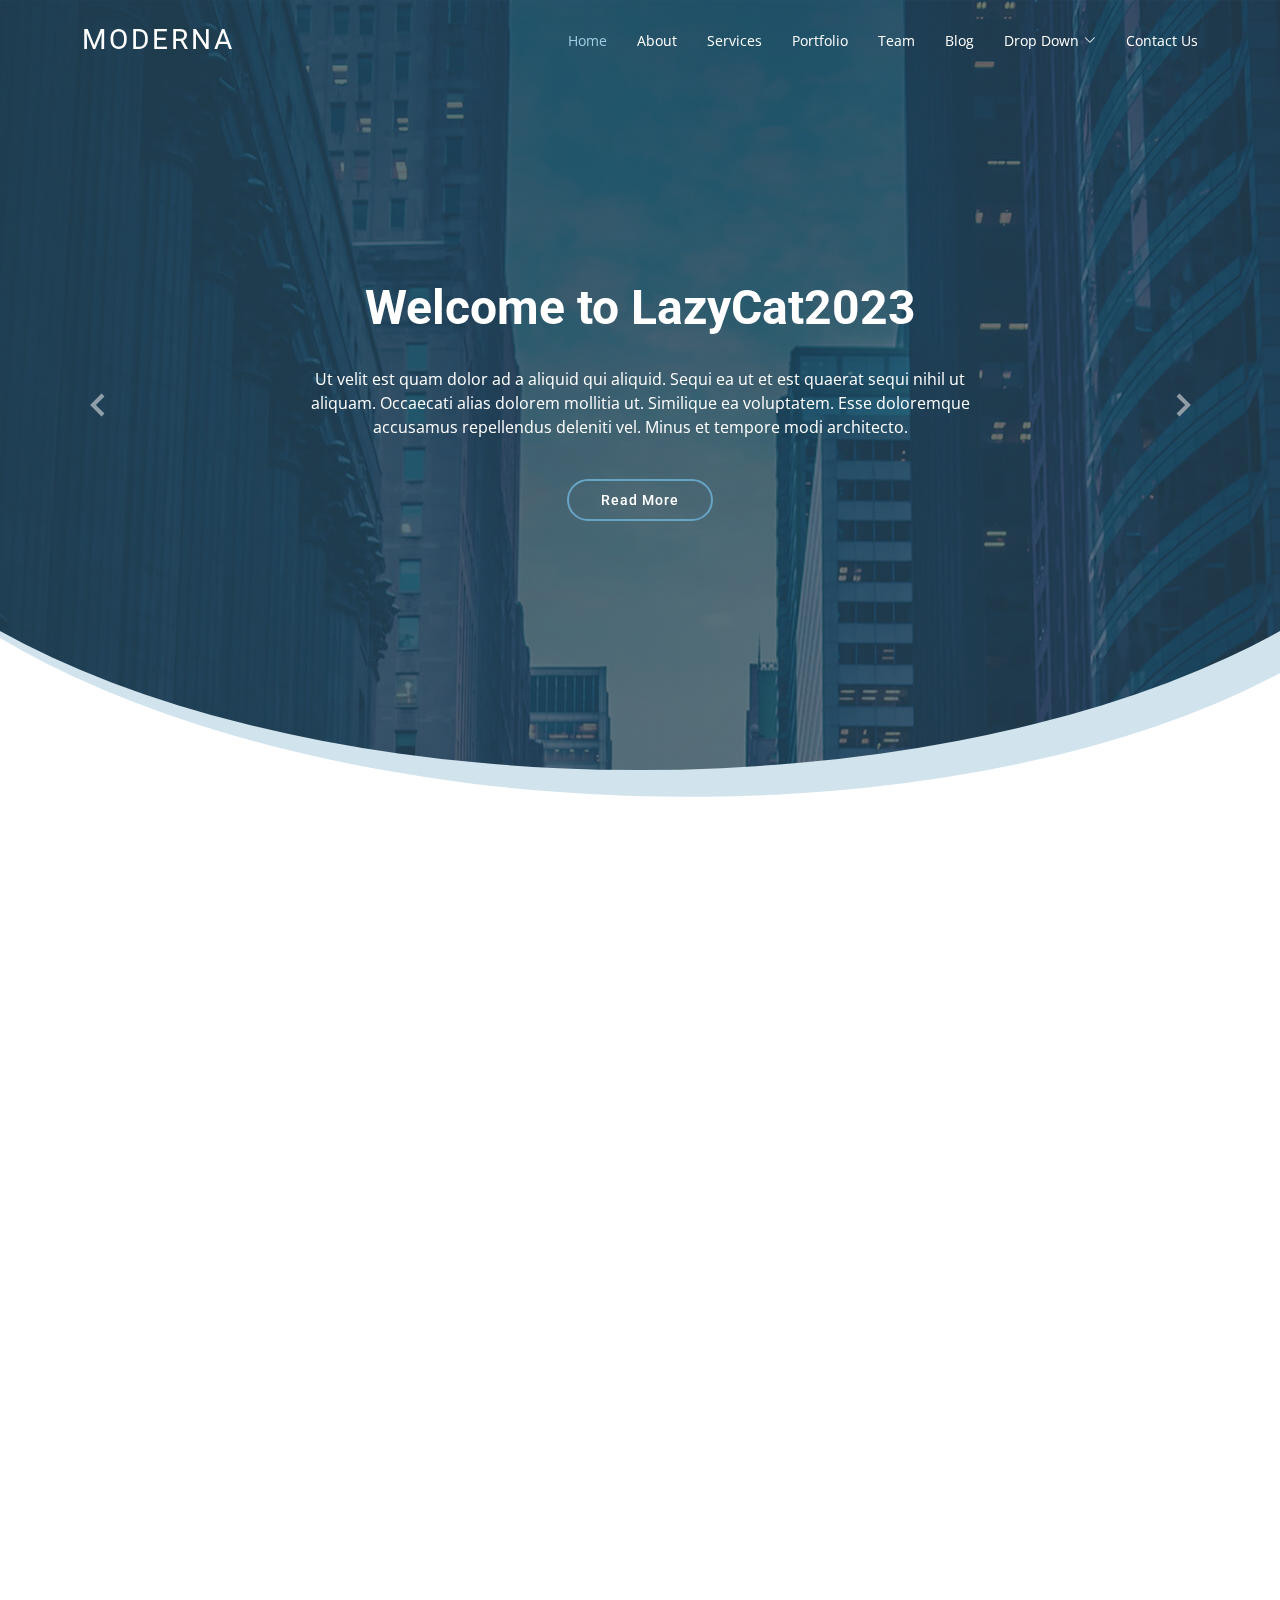
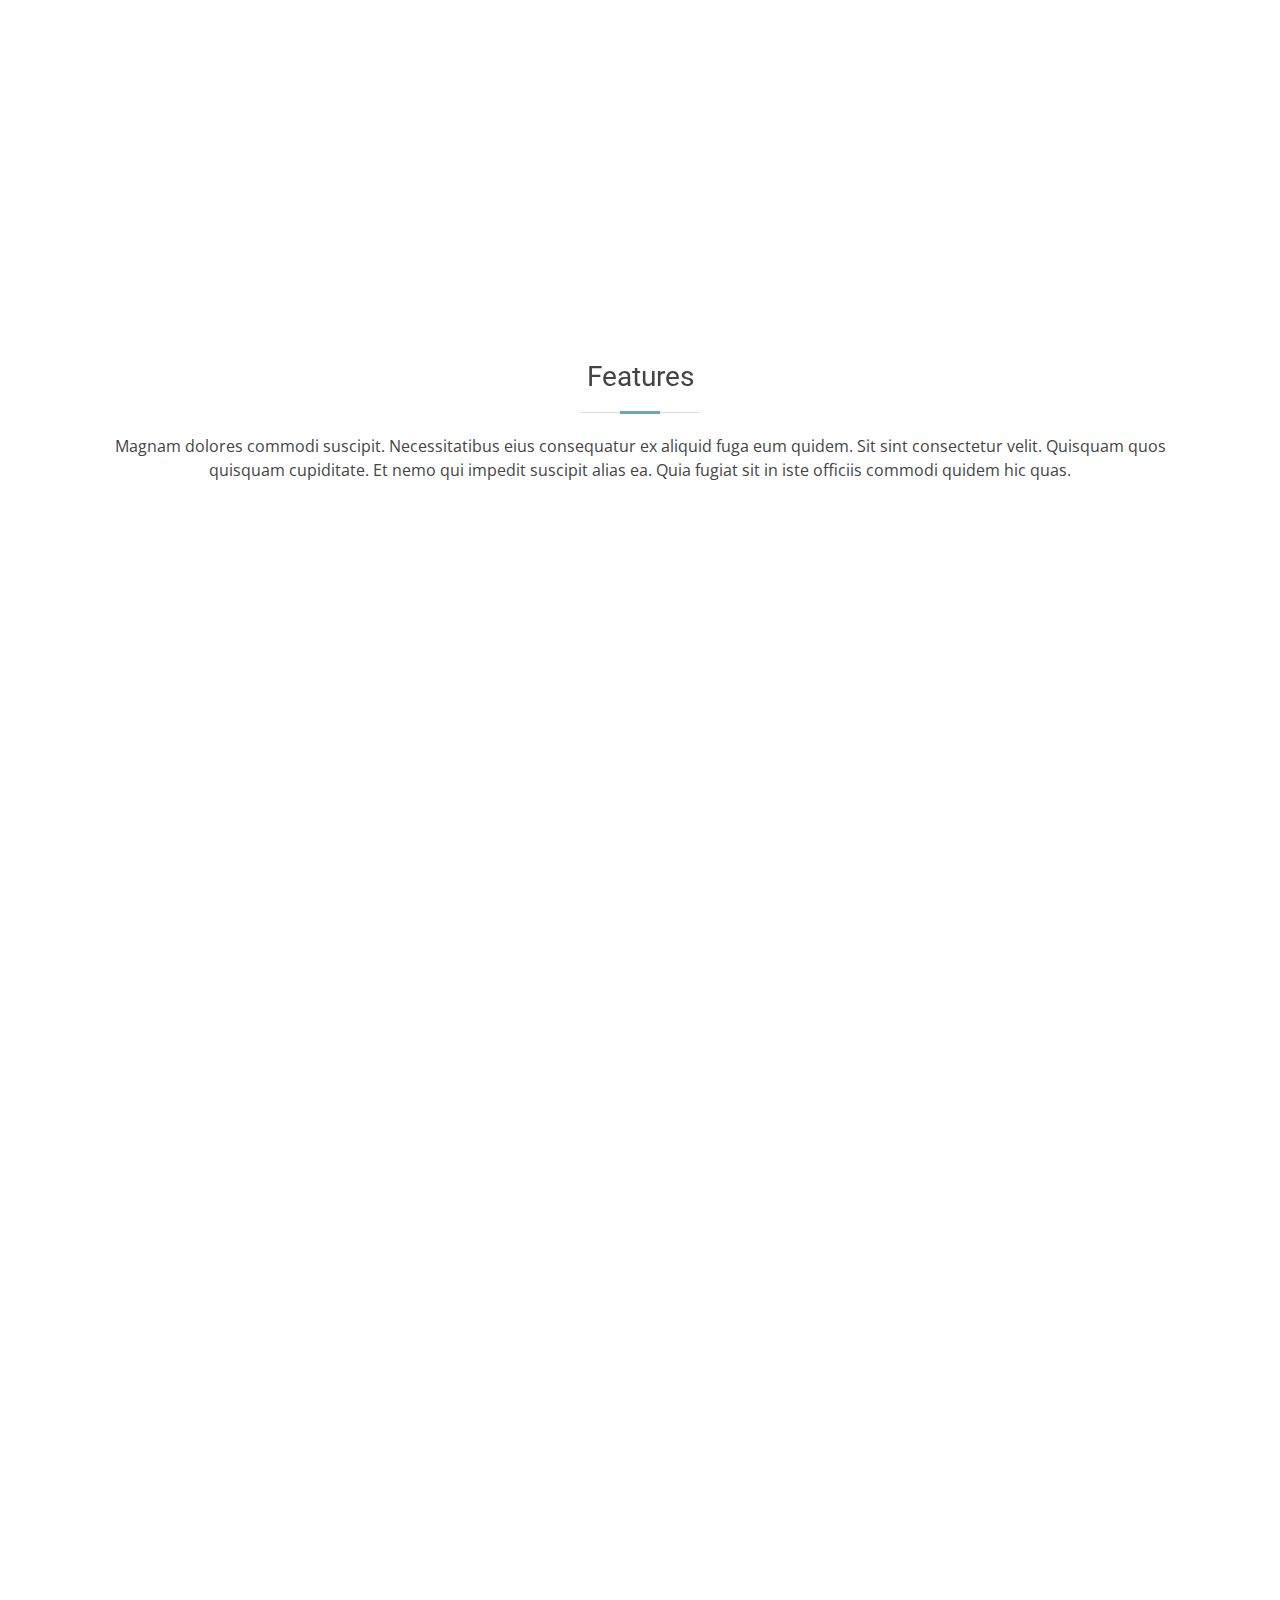
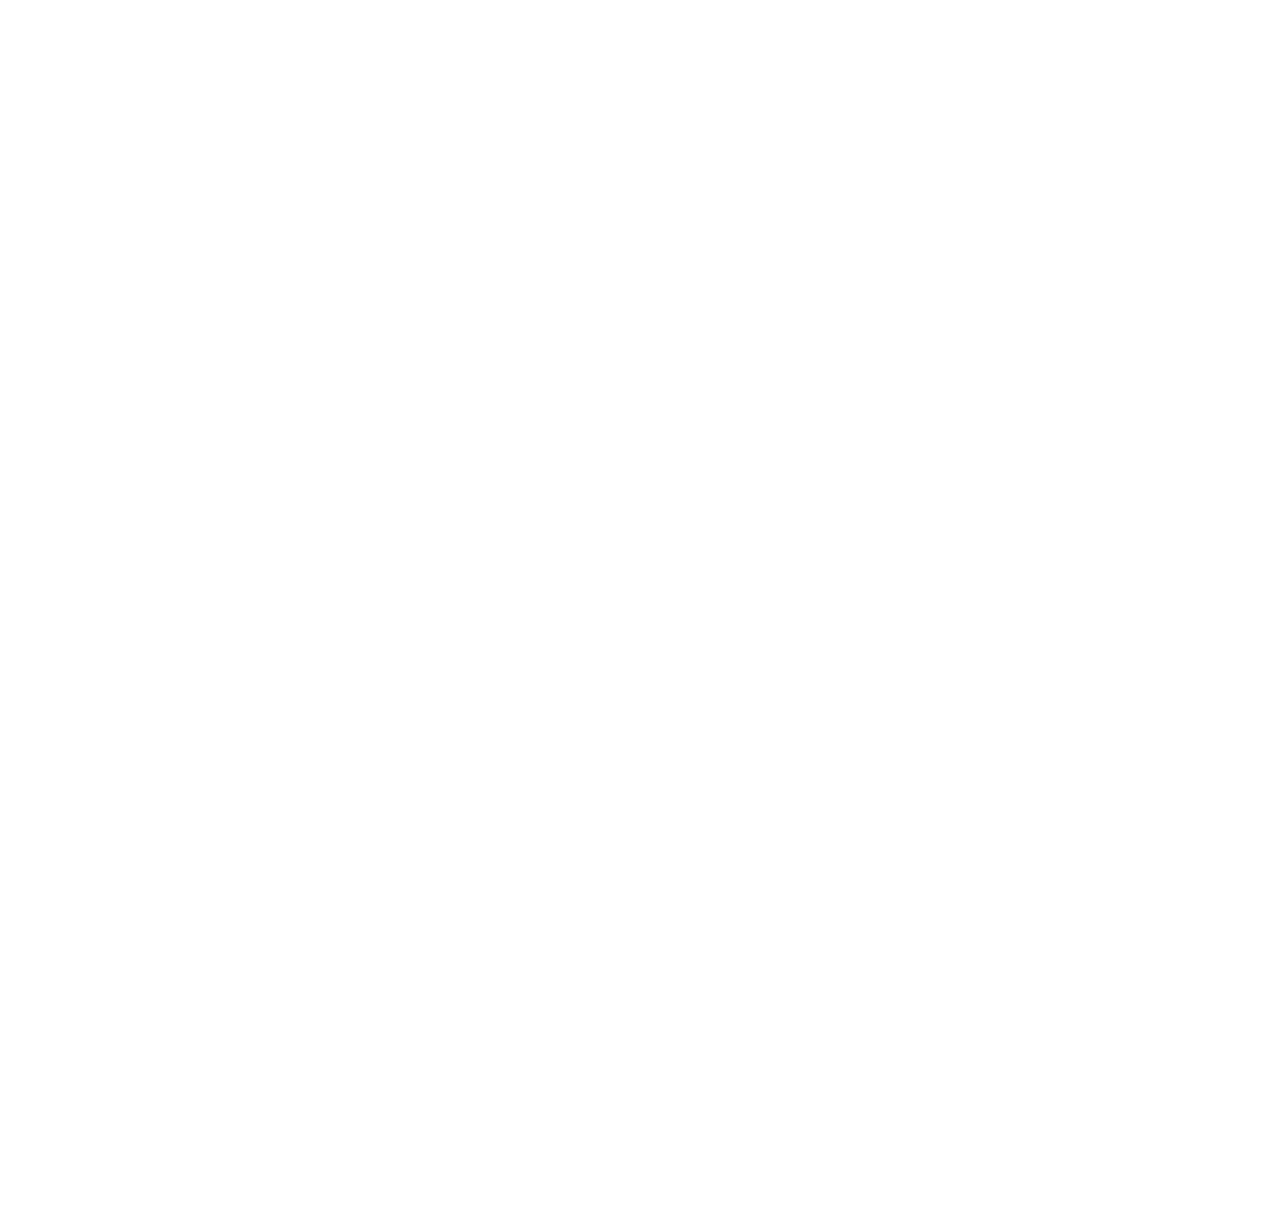
<file: index.html>
<!DOCTYPE html>
<html lang="en">

<head>
  <meta charset="utf-8">
  <meta content="width=device-width, initial-scale=1.0" name="viewport">

  <title>Moderna Bootstrap Template - Index</title>
  <meta content="" name="description">
  <meta content="" name="keywords">

  <!-- Favicons -->
  <link href="assets/img/favicon.png" rel="icon">
  <link href="assets/img/apple-touch-icon.png" rel="apple-touch-icon">

  <!-- Google Fonts -->
  <link href="https://fonts.googleapis.com/css?family=Open+Sans:300,300i,400,400i,600,600i,700,700i|Roboto:300,300i,400,400i,500,500i,700,700i&display=swap" rel="stylesheet">

  <!-- Vendor CSS Files -->
  <link href="assets/vendor/animate.css/animate.min.css" rel="stylesheet">
  <link href="assets/vendor/aos/aos.css" rel="stylesheet">
  <link href="assets/vendor/bootstrap/css/bootstrap.min.css" rel="stylesheet">
  <link href="assets/vendor/bootstrap-icons/bootstrap-icons.css" rel="stylesheet">
  <link href="assets/vendor/boxicons/css/boxicons.min.css" rel="stylesheet">
  <link href="assets/vendor/glightbox/css/glightbox.min.css" rel="stylesheet">
  <link href="assets/vendor/swiper/swiper-bundle.min.css" rel="stylesheet">

  <!-- Template Main CSS File -->
  <link href="assets/css/style.css" rel="stylesheet">

  <!-- =======================================================
  * Template Name: Moderna - v4.11.0
  * Template URL: https://bootstrapmade.com/free-bootstrap-template-corporate-moderna/
  * Author: BootstrapMade.com
  * License: https://bootstrapmade.com/license/
  ======================================================== -->
</head>

<body>

  <!-- ======= Header ======= -->
  <header id="header" class="fixed-top d-flex align-items-center header-transparent">
    <div class="container d-flex justify-content-between align-items-center">

      <div class="logo">
        <h1 class="text-light"><a href="index.html"><span>Moderna</span></a></h1>
        <!-- Uncomment below if you prefer to use an image logo -->
        <!-- <a href="index.html"><img src="assets/img/logo.png" alt="" class="img-fluid"></a>-->
      </div>

      <nav id="navbar" class="navbar">
        <ul>
          <li><a class="active " href="index.html">Home</a></li>
          <li><a href="about.html">About</a></li>
          <li><a href="services.html">Services</a></li>
          <li><a href="portfolio.html">Portfolio</a></li>
          <li><a href="team.html">Team</a></li>
          <li><a href="blog.html">Blog</a></li>
          <li class="dropdown"><a href="#"><span>Drop Down</span> <i class="bi bi-chevron-down"></i></a>
            <ul>
              <li><a href="#">Drop Down 1</a></li>
              <li class="dropdown"><a href="#"><span>Deep Drop Down</span> <i class="bi bi-chevron-right"></i></a>
                <ul>
                  <li><a href="#">Deep Drop Down 1</a></li>
                  <li><a href="#">Deep Drop Down 2</a></li>
                  <li><a href="#">Deep Drop Down 3</a></li>
                  <li><a href="#">Deep Drop Down 4</a></li>
                  <li><a href="#">Deep Drop Down 5</a></li>
                </ul>
              </li>
              <li><a href="#">Drop Down 2</a></li>
              <li><a href="#">Drop Down 3</a></li>
              <li><a href="#">Drop Down 4</a></li>
            </ul>
          </li>
          <li><a href="contact.html">Contact Us</a></li>
        </ul>
        <i class="bi bi-list mobile-nav-toggle"></i>
      </nav><!-- .navbar -->

    </div>
  </header><!-- End Header -->

  <!-- ======= Hero Section ======= -->
  <section id="hero" class="d-flex justify-cntent-center align-items-center">
    <div id="heroCarousel" class="container carousel carousel-fade" data-bs-ride="carousel" data-bs-interval="5000">

      <!-- Slide 1 -->
      <div class="carousel-item active">
        <div class="carousel-container">
          <h2 class="animate__animated animate__fadeInDown">Welcome to <span>LazyCat2023</span></h2>
          <p class="animate__animated animate__fadeInUp">Ut velit est quam dolor ad a aliquid qui aliquid. Sequi ea ut et est quaerat sequi nihil ut aliquam. Occaecati alias dolorem mollitia ut. Similique ea voluptatem. Esse doloremque accusamus repellendus deleniti vel. Minus et tempore modi architecto.</p>
          <a href="" class="btn-get-started animate__animated animate__fadeInUp">Read More</a>
        </div>
      </div>

      <!-- Slide 2 -->
      <div class="carousel-item">
        <div class="carousel-container">
          <h2 class="animate__animated animate__fadeInDown">NO-CODE is our future!</h2>
          <p class="animate__animated animate__fadeInUp">Ut velit est quam dolor ad a aliquid qui aliquid. Sequi ea ut et est quaerat sequi nihil ut aliquam. Occaecati alias dolorem mollitia ut. Similique ea voluptatem. Esse doloremque accusamus repellendus deleniti vel. Minus et tempore modi architecto.</p>
          <a href="" class="btn-get-started animate__animated animate__fadeInUp">Read More</a>
        </div>
      </div>

      <!-- Slide 3 -->
      <div class="carousel-item">
        <div class="carousel-container">
          <h2 class="animate__animated animate__fadeInDown">Judy and Julie are our future!</h2>
          <p class="animate__animated animate__fadeInUp">Ut velit est quam dolor ad a aliquid qui aliquid. Sequi ea ut et est quaerat sequi nihil ut aliquam. Occaecati alias dolorem mollitia ut. Similique ea voluptatem. Esse doloremque accusamus repellendus deleniti vel. Minus et tempore modi architecto.</p>
          <a href="" class="btn-get-started animate__animated animate__fadeInUp">Read More</a>
        </div>
      </div>

      <a class="carousel-control-prev" href="#heroCarousel" role="button" data-bs-slide="prev">
        <span class="carousel-control-prev-icon bx bx-chevron-left" aria-hidden="true"></span>
      </a>

      <a class="carousel-control-next" href="#heroCarousel" role="button" data-bs-slide="next">
        <span class="carousel-control-next-icon bx bx-chevron-right" aria-hidden="true"></span>
      </a>

    </div>
  </section><!-- End Hero -->

  <main id="main">

    <!-- ======= Services Section ======= -->
    <section class="services">
      <div class="container">

        <div class="row">
          <div class="col-md-6 col-lg-3 d-flex align-items-stretch" data-aos="fade-up">
            <div class="icon-box icon-box-pink">
              <div class="icon"><i class="bx bxl-dribbble"></i></div>
              <h4 class="title"><a href="">Lorem Ipsum</a></h4>
              <p class="description">Voluptatum deleniti atque corrupti quos dolores et quas molestias excepturi sint occaecati cupiditate non provident</p>
            </div>
          </div>

          <div class="col-md-6 col-lg-3 d-flex align-items-stretch" data-aos="fade-up" data-aos-delay="100">
            <div class="icon-box icon-box-cyan">
              <div class="icon"><i class="bx bx-file"></i></div>
              <h4 class="title"><a href="">Sed ut perspiciatis</a></h4>
              <p class="description">Duis aute irure dolor in reprehenderit in voluptate velit esse cillum dolore eu fugiat nulla pariatur</p>
            </div>
          </div>

          <div class="col-md-6 col-lg-3 d-flex align-items-stretch" data-aos="fade-up" data-aos-delay="200">
            <div class="icon-box icon-box-green">
              <div class="icon"><i class="bx bx-tachometer"></i></div>
              <h4 class="title"><a href="">Magni Dolores</a></h4>
              <p class="description">Excepteur sint occaecat cupidatat non proident, sunt in culpa qui officia deserunt mollit anim id est laborum</p>
            </div>
          </div>

          <div class="col-md-6 col-lg-3 d-flex align-items-stretch" data-aos="fade-up" data-aos-delay="200">
            <div class="icon-box icon-box-blue">
              <div class="icon"><i class="bx bx-world"></i></div>
              <h4 class="title"><a href="">Nemo Enim</a></h4>
              <p class="description">At vero eos et accusamus et iusto odio dignissimos ducimus qui blanditiis praesentium voluptatum deleniti atque</p>
            </div>
          </div>

        </div>

      </div>
    </section><!-- End Services Section -->

    <!-- ======= Why Us Section ======= -->
    <section class="why-us section-bg" data-aos="fade-up" date-aos-delay="200">
      <div class="container">

        <div class="row">
          <div class="col-lg-6 video-box">
            <img src="assets/img/why-us.jpg" class="img-fluid" alt="">
            <a href="https://www.youtube.com/watch?v=jDDaplaOz7Q" class="venobox play-btn mb-4" data-vbtype="video" data-autoplay="true"></a>
          </div>

          <div class="col-lg-6 d-flex flex-column justify-content-center p-5">

            <div class="icon-box">
              <div class="icon"><i class="bx bx-fingerprint"></i></div>
              <h4 class="title"><a href="">Lorem Ipsum</a></h4>
              <p class="description">Voluptatum deleniti atque corrupti quos dolores et quas molestias excepturi sint occaecati cupiditate non provident</p>
            </div>

            <div class="icon-box">
              <div class="icon"><i class="bx bx-gift"></i></div>
              <h4 class="title"><a href="">Nemo Enim</a></h4>
              <p class="description">At vero eos et accusamus et iusto odio dignissimos ducimus qui blanditiis praesentium voluptatum deleniti atque</p>
            </div>

          </div>
        </div>

      </div>
    </section><!-- End Why Us Section -->

    <!-- ======= Features Section ======= -->
    <section class="features">
      <div class="container">

        <div class="section-title">
          <h2>Features</h2>
          <p>Magnam dolores commodi suscipit. Necessitatibus eius consequatur ex aliquid fuga eum quidem. Sit sint consectetur velit. Quisquam quos quisquam cupiditate. Et nemo qui impedit suscipit alias ea. Quia fugiat sit in iste officiis commodi quidem hic quas.</p>
        </div>

        <div class="row" data-aos="fade-up">
          <div class="col-md-5">
            <img src="assets/img/features-1.svg" class="img-fluid" alt="">
          </div>
          <div class="col-md-7 pt-4">
            <h3>Voluptatem dignissimos provident quasi corporis voluptates sit assumenda.</h3>
            <p class="fst-italic">
              Lorem ipsum dolor sit amet, consectetur adipiscing elit, sed do eiusmod tempor incididunt ut labore et dolore
              magna aliqua.
            </p>
            <ul>
              <li><i class="bi bi-check"></i> Ullamco laboris nisi ut aliquip ex ea commodo consequat.</li>
              <li><i class="bi bi-check"></i> Duis aute irure dolor in reprehenderit in voluptate velit.</li>
            </ul>
          </div>
        </div>

        <div class="row" data-aos="fade-up">
          <div class="col-md-5 order-1 order-md-2">
            <img src="assets/img/features-2.svg" class="img-fluid" alt="">
          </div>
          <div class="col-md-7 pt-5 order-2 order-md-1">
            <h3>Corporis temporibus maiores provident</h3>
            <p class="fst-italic">
              Lorem ipsum dolor sit amet, consectetur adipiscing elit, sed do eiusmod tempor incididunt ut labore et dolore
              magna aliqua.
            </p>
            <p>
              Ullamco laboris nisi ut aliquip ex ea commodo consequat. Duis aute irure dolor in reprehenderit in voluptate
              velit esse cillum dolore eu fugiat nulla pariatur. Excepteur sint occaecat cupidatat non proident, sunt in
              culpa qui officia deserunt mollit anim id est laborum
            </p>
          </div>
        </div>

        <div class="row" data-aos="fade-up">
          <div class="col-md-5">
            <img src="assets/img/features-3.svg" class="img-fluid" alt="">
          </div>
          <div class="col-md-7 pt-5">
            <h3>Sunt consequatur ad ut est nulla consectetur reiciendis animi voluptas</h3>
            <p>Cupiditate placeat cupiditate placeat est ipsam culpa. Delectus quia minima quod. Sunt saepe odit aut quia voluptatem hic voluptas dolor doloremque.</p>
            <ul>
              <li><i class="bi bi-check"></i> Ullamco laboris nisi ut aliquip ex ea commodo consequat.</li>
              <li><i class="bi bi-check"></i> Duis aute irure dolor in reprehenderit in voluptate velit.</li>
              <li><i class="bi bi-check"></i> Facilis ut et voluptatem aperiam. Autem soluta ad fugiat.</li>
            </ul>
          </div>
        </div>

        <div class="row" data-aos="fade-up">
          <div class="col-md-5 order-1 order-md-2">
            <img src="assets/img/features-4.svg" class="img-fluid" alt="">
          </div>
          <div class="col-md-7 pt-5 order-2 order-md-1">
            <h3>Quas et necessitatibus eaque impedit ipsum animi consequatur incidunt in</h3>
            <p class="fst-italic">
              Lorem ipsum dolor sit amet, consectetur adipiscing elit, sed do eiusmod tempor incididunt ut labore et dolore
              magna aliqua.
            </p>
            <p>
              Ullamco laboris nisi ut aliquip ex ea commodo consequat. Duis aute irure dolor in reprehenderit in voluptate
              velit esse cillum dolore eu fugiat nulla pariatur. Excepteur sint occaecat cupidatat non proident, sunt in
              culpa qui officia deserunt mollit anim id est laborum
            </p>
          </div>
        </div>

      </div>
    </section><!-- End Features Section -->

  </main><!-- End #main -->

  <!-- ======= Footer ======= -->
  <footer id="footer" data-aos="fade-up" data-aos-easing="ease-in-out" data-aos-duration="500">

    <div class="footer-newsletter">
      <div class="container">
        <div class="row">
          <div class="col-lg-6">
            <h4>Our Newsletter</h4>
            <p>Tamen quem nulla quae legam multos aute sint culpa legam noster magna</p>
          </div>
          <div class="col-lg-6">
            <form action="" method="post">
              <input type="email" name="email"><input type="submit" value="Subscribe">
            </form>
          </div>
        </div>
      </div>
    </div>

    <div class="footer-top">
      <div class="container">
        <div class="row">

          <div class="col-lg-3 col-md-6 footer-links">
            <h4>Useful Links</h4>
            <ul>
              <li><i class="bx bx-chevron-right"></i> <a href="#">Home</a></li>
              <li><i class="bx bx-chevron-right"></i> <a href="#">About us</a></li>
              <li><i class="bx bx-chevron-right"></i> <a href="#">Services</a></li>
              <li><i class="bx bx-chevron-right"></i> <a href="#">Terms of service</a></li>
              <li><i class="bx bx-chevron-right"></i> <a href="#">Privacy policy</a></li>
            </ul>
          </div>

          <div class="col-lg-3 col-md-6 footer-links">
            <h4>Our Services</h4>
            <ul>
              <li><i class="bx bx-chevron-right"></i> <a href="#">Web Design</a></li>
              <li><i class="bx bx-chevron-right"></i> <a href="#">Web Development</a></li>
              <li><i class="bx bx-chevron-right"></i> <a href="#">Product Management</a></li>
              <li><i class="bx bx-chevron-right"></i> <a href="#">Marketing</a></li>
              <li><i class="bx bx-chevron-right"></i> <a href="#">Graphic Design</a></li>
            </ul>
          </div>

          <div class="col-lg-3 col-md-6 footer-contact">
            <h4>Contact Us</h4>
            <p>
              A108 Adam Street <br>
              New York, NY 535022<br>
              United States <br><br>
              <strong>Phone:</strong> +1 5589 55488 55<br>
              <strong>Email:</strong> info@example.com<br>
            </p>

          </div>

          <div class="col-lg-3 col-md-6 footer-info">
            <h3>About Lazycat2023</h3>
            <p>Cras fermentum odio eu feugiat lide par naso tierra. Justo eget nada terra videa magna derita valies darta donna mare fermentum iaculis eu non diam phasellus.</p>
            <div class="social-links mt-3">
              <a href="#" class="twitter"><i class="bx bxl-twitter"></i></a>
              <a href="#" class="facebook"><i class="bx bxl-facebook"></i></a>
              <a href="#" class="instagram"><i class="bx bxl-instagram"></i></a>
              <a href="#" class="linkedin"><i class="bx bxl-linkedin"></i></a>
            </div>
          </div>

        </div>
      </div>
    </div>

    <div class="container">
      <div class="copyright">
        &copy; Copyright <strong><span>Lazycat2023</span></strong>. All Rights Reserved
      </div>
      <div class="credits">
        <!-- All the links in the footer should remain intact. -->
        <!-- You can delete the links only if you purchased the pro version. -->
        <!-- Licensing information: https://bootstrapmade.com/license/ -->
        <!-- Purchase the pro version with working PHP/AJAX contact form: https://bootstrapmade.com/free-bootstrap-template-corporate-moderna/ -->
        Designed by <a href="https://bootstrapmade.com/">BootstrapMade</a>
      </div>
    </div>
  </footer><!-- End Footer -->

  <a href="#" class="back-to-top d-flex align-items-center justify-content-center"><i class="bi bi-arrow-up-short"></i></a>

  <!-- Vendor JS Files -->
  <script src="assets/vendor/purecounter/purecounter_vanilla.js"></script>
  <script src="assets/vendor/aos/aos.js"></script>
  <script src="assets/vendor/bootstrap/js/bootstrap.bundle.min.js"></script>
  <script src="assets/vendor/glightbox/js/glightbox.min.js"></script>
  <script src="assets/vendor/isotope-layout/isotope.pkgd.min.js"></script>
  <script src="assets/vendor/swiper/swiper-bundle.min.js"></script>
  <script src="assets/vendor/waypoints/noframework.waypoints.js"></script>
  <script src="assets/vendor/php-email-form/validate.js"></script>

  <!-- Template Main JS File -->
  <script src="assets/js/main.js"></script>

</body>

</html>
</file>
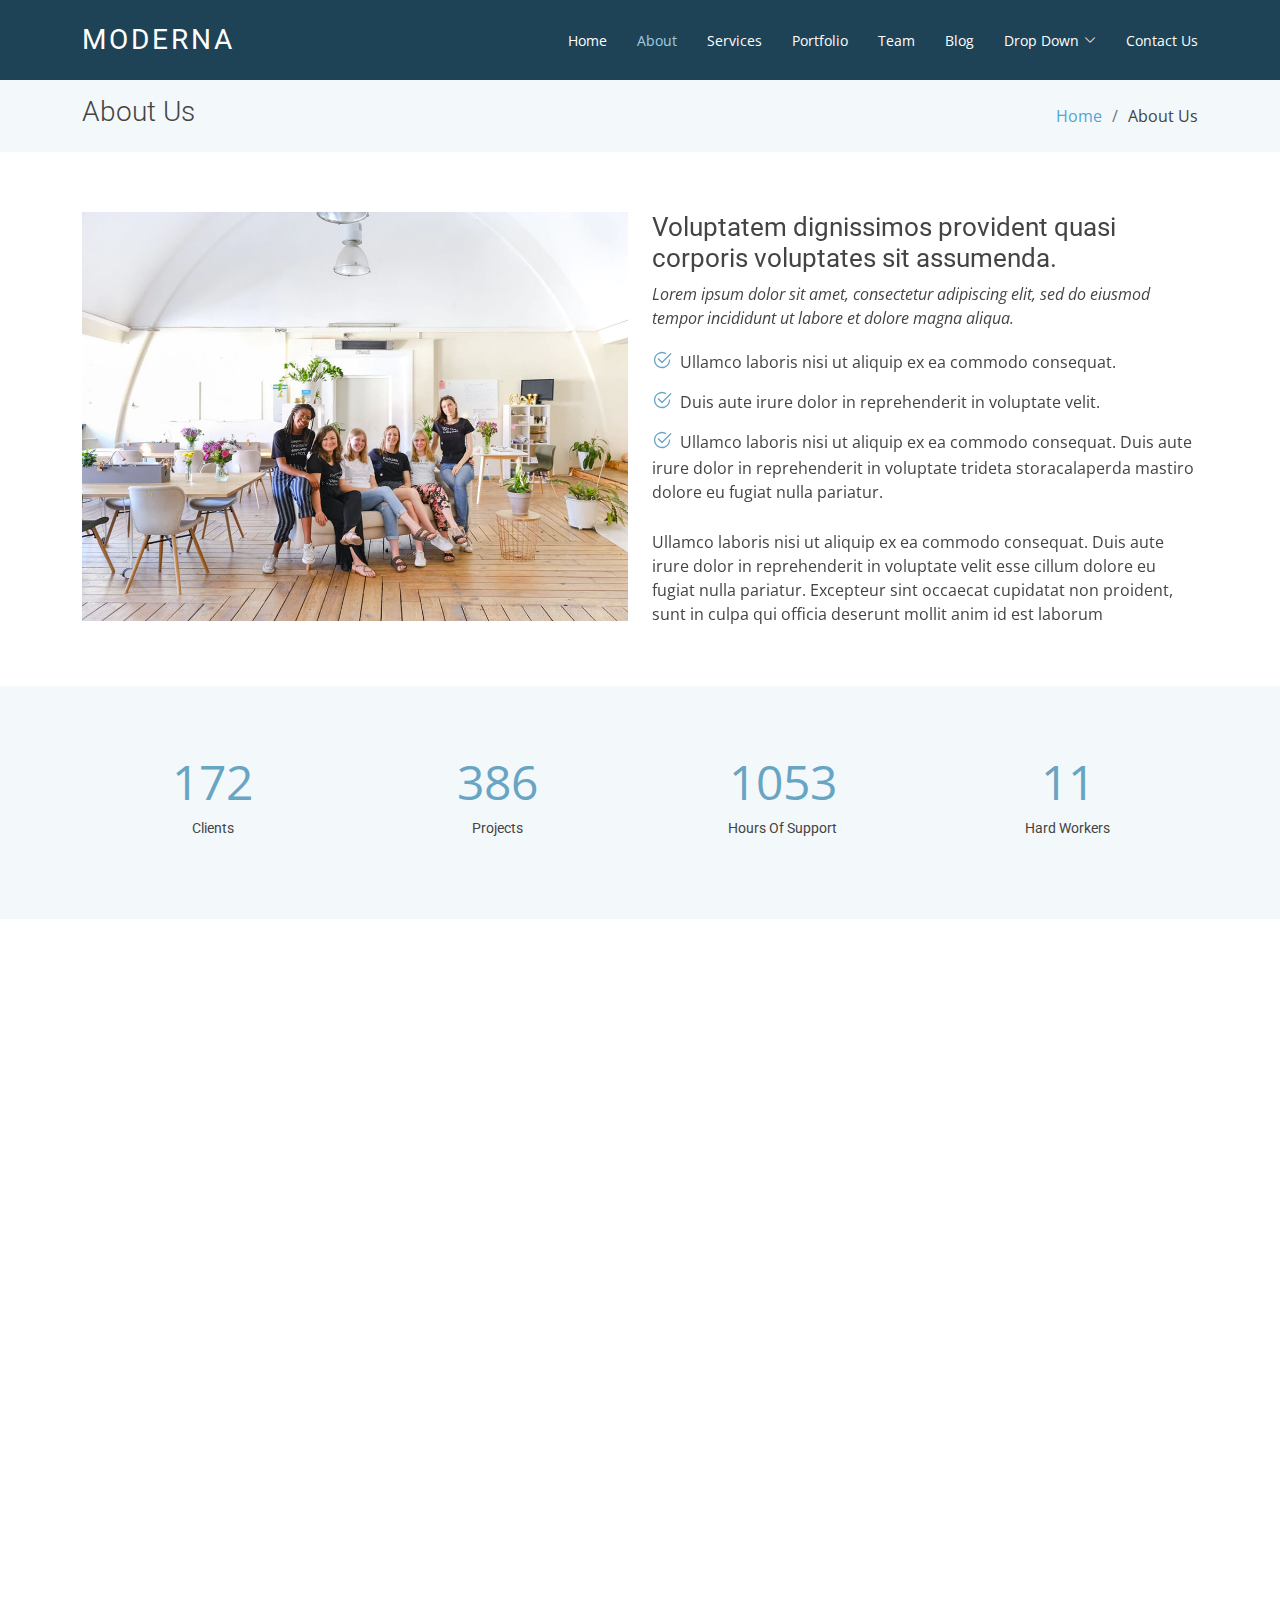
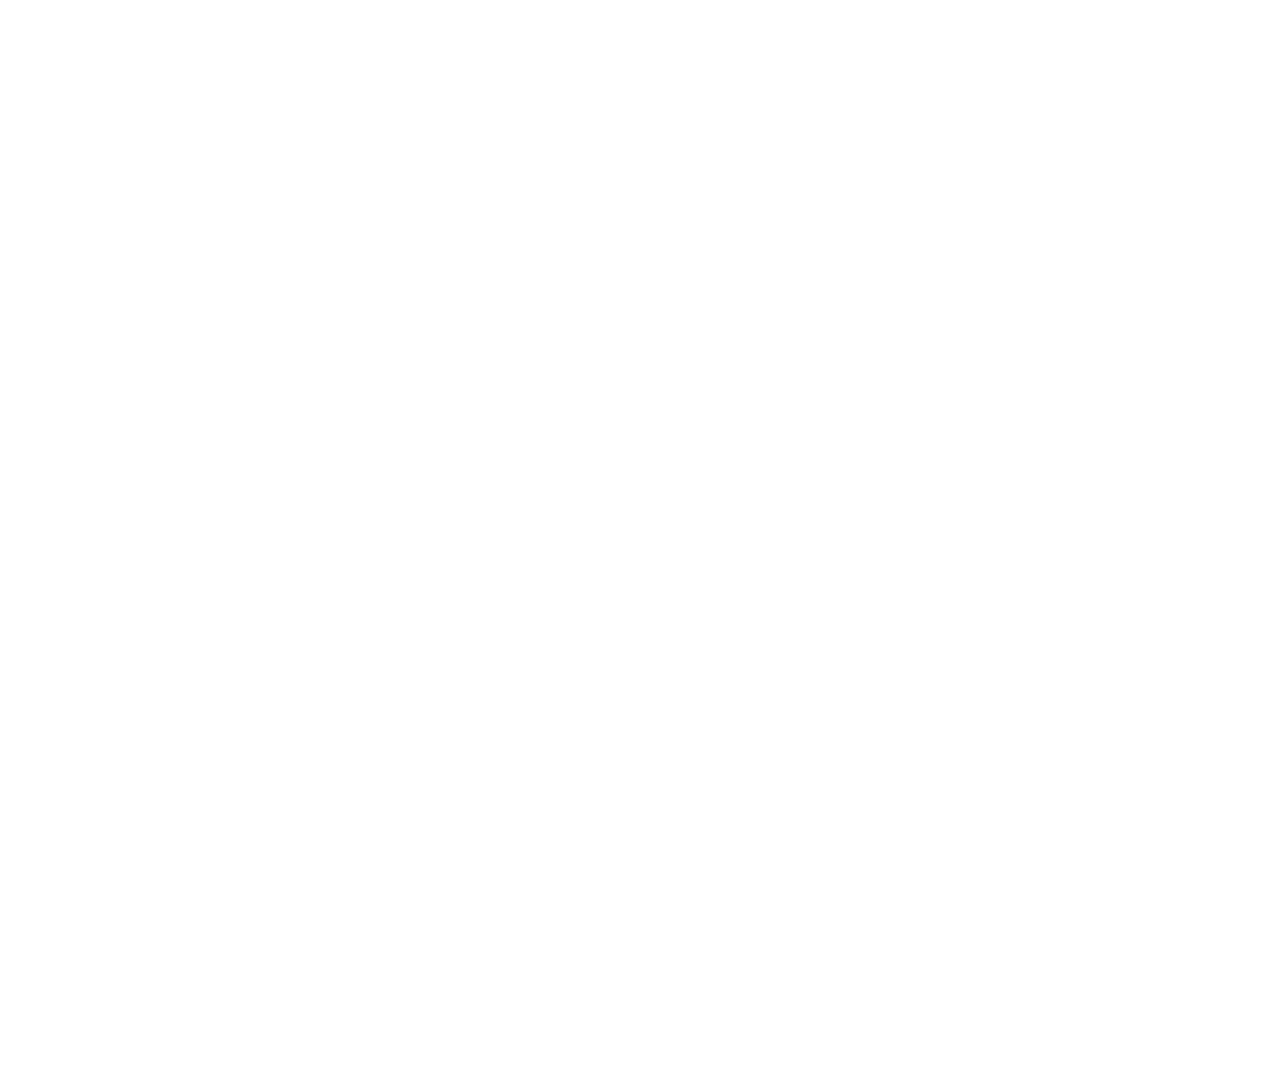
<file: about.html>
<!DOCTYPE html>
<html lang="en">

<head>
  <meta charset="utf-8">
  <meta content="width=device-width, initial-scale=1.0" name="viewport">

  <title>About - Moderna Bootstrap Template</title>
  <meta content="" name="description">
  <meta content="" name="keywords">

  <!-- Favicons -->
  <link href="assets/img/favicon.png" rel="icon">
  <link href="assets/img/apple-touch-icon.png" rel="apple-touch-icon">

  <!-- Google Fonts -->
  <link href="https://fonts.googleapis.com/css?family=Open+Sans:300,300i,400,400i,600,600i,700,700i|Roboto:300,300i,400,400i,500,500i,700,700i&display=swap" rel="stylesheet">

  <!-- Vendor CSS Files -->
  <link href="assets/vendor/animate.css/animate.min.css" rel="stylesheet">
  <link href="assets/vendor/aos/aos.css" rel="stylesheet">
  <link href="assets/vendor/bootstrap/css/bootstrap.min.css" rel="stylesheet">
  <link href="assets/vendor/bootstrap-icons/bootstrap-icons.css" rel="stylesheet">
  <link href="assets/vendor/boxicons/css/boxicons.min.css" rel="stylesheet">
  <link href="assets/vendor/glightbox/css/glightbox.min.css" rel="stylesheet">
  <link href="assets/vendor/swiper/swiper-bundle.min.css" rel="stylesheet">

  <!-- Template Main CSS File -->
  <link href="assets/css/style.css" rel="stylesheet">

  <!-- =======================================================
  * Template Name: Moderna - v4.11.0
  * Template URL: https://bootstrapmade.com/free-bootstrap-template-corporate-moderna/
  * Author: BootstrapMade.com
  * License: https://bootstrapmade.com/license/
  ======================================================== -->
</head>

<body>

  <!-- ======= Header ======= -->
  <header id="header" class="fixed-top d-flex align-items-center ">
    <div class="container d-flex justify-content-between align-items-center">

      <div class="logo">
        <h1 class="text-light"><a href="index.html"><span>Moderna</span></a></h1>
        <!-- Uncomment below if you prefer to use an image logo -->
        <!-- <a href="index.html"><img src="assets/img/logo.png" alt="" class="img-fluid"></a>-->
      </div>

      <nav id="navbar" class="navbar">
        <ul>
          <li><a class="" href="index.html">Home</a></li>
          <li><a class="active" href="about.html">About</a></li>
          <li><a href="services.html">Services</a></li>
          <li><a href="portfolio.html">Portfolio</a></li>
          <li><a href="team.html">Team</a></li>
          <li><a href="blog.html">Blog</a></li>
          <li class="dropdown"><a href="#"><span>Drop Down</span> <i class="bi bi-chevron-down"></i></a>
            <ul>
              <li><a href="#">Drop Down 1</a></li>
              <li class="dropdown"><a href="#"><span>Deep Drop Down</span> <i class="bi bi-chevron-right"></i></a>
                <ul>
                  <li><a href="#">Deep Drop Down 1</a></li>
                  <li><a href="#">Deep Drop Down 2</a></li>
                  <li><a href="#">Deep Drop Down 3</a></li>
                  <li><a href="#">Deep Drop Down 4</a></li>
                  <li><a href="#">Deep Drop Down 5</a></li>
                </ul>
              </li>
              <li><a href="#">Drop Down 2</a></li>
              <li><a href="#">Drop Down 3</a></li>
              <li><a href="#">Drop Down 4</a></li>
            </ul>
          </li>
          <li><a href="contact.html">Contact Us</a></li>
        </ul>
        <i class="bi bi-list mobile-nav-toggle"></i>
      </nav><!-- .navbar -->

    </div>
  </header><!-- End Header -->

  <main id="main">

    <!-- ======= About Us Section ======= -->
    <section class="breadcrumbs">
      <div class="container">

        <div class="d-flex justify-content-between align-items-center">
          <h2>About Us</h2>
          <ol>
            <li><a href="index.html">Home</a></li>
            <li>About Us</li>
          </ol>
        </div>

      </div>
    </section><!-- End About Us Section -->

    <!-- ======= About Section ======= -->
    <section class="about" data-aos="fade-up">
      <div class="container">

        <div class="row">
          <div class="col-lg-6">
            <img src="assets/img/about.jpg" class="img-fluid" alt="">
          </div>
          <div class="col-lg-6 pt-4 pt-lg-0">
            <h3>Voluptatem dignissimos provident quasi corporis voluptates sit assumenda.</h3>
            <p class="fst-italic">
              Lorem ipsum dolor sit amet, consectetur adipiscing elit, sed do eiusmod tempor incididunt ut labore et dolore
              magna aliqua.
            </p>
            <ul>
              <li><i class="bi bi-check2-circle"></i> Ullamco laboris nisi ut aliquip ex ea commodo consequat.</li>
              <li><i class="bi bi-check2-circle"></i> Duis aute irure dolor in reprehenderit in voluptate velit.</li>
              <li><i class="bi bi-check2-circle"></i> Ullamco laboris nisi ut aliquip ex ea commodo consequat. Duis aute irure dolor in reprehenderit in voluptate trideta storacalaperda mastiro dolore eu fugiat nulla pariatur.</li>
            </ul>
            <p>
              Ullamco laboris nisi ut aliquip ex ea commodo consequat. Duis aute irure dolor in reprehenderit in voluptate
              velit esse cillum dolore eu fugiat nulla pariatur. Excepteur sint occaecat cupidatat non proident, sunt in
              culpa qui officia deserunt mollit anim id est laborum
            </p>
          </div>
        </div>

      </div>
    </section><!-- End About Section -->

    <!-- ======= Facts Section ======= -->
    <section class="facts section-bg" data-aos="fade-up">
      <div class="container">

        <div class="row counters">

          <div class="col-lg-3 col-6 text-center">
            <span data-purecounter-start="0" data-purecounter-end="232" data-purecounter-duration="1" class="purecounter"></span>
            <p>Clients</p>
          </div>

          <div class="col-lg-3 col-6 text-center">
            <span data-purecounter-start="0" data-purecounter-end="521" data-purecounter-duration="1" class="purecounter"></span>
            <p>Projects</p>
          </div>

          <div class="col-lg-3 col-6 text-center">
            <span data-purecounter-start="0" data-purecounter-end="1463" data-purecounter-duration="1" class="purecounter"></span>
            <p>Hours Of Support</p>
          </div>

          <div class="col-lg-3 col-6 text-center">
            <span data-purecounter-start="0" data-purecounter-end="15" data-purecounter-duration="1" class="purecounter"></span>
            <p>Hard Workers</p>
          </div>

        </div>

      </div>
    </section><!-- End Facts Section -->

    <!-- ======= Our Skills Section ======= -->
    <section class="skills" data-aos="fade-up">
      <div class="container">

        <div class="section-title">
          <h2>Our Skills</h2>
          <p>Magnam dolores commodi suscipit. Necessitatibus eius consequatur ex aliquid fuga eum quidem. Sit sint consectetur velit. Quisquam quos quisquam cupiditate. Et nemo qui impedit suscipit alias ea. Quia fugiat sit in iste officiis commodi quidem hic quas.</p>
        </div>

        <div class="skills-content">

          <div class="progress">
            <div class="progress-bar bg-success" role="progressbar" aria-valuenow="100" aria-valuemin="0" aria-valuemax="100">
              <span class="skill">HTML <i class="val">100%</i></span>
            </div>
          </div>

          <div class="progress">
            <div class="progress-bar bg-info" role="progressbar" aria-valuenow="90" aria-valuemin="0" aria-valuemax="100">
              <span class="skill">CSS <i class="val">90%</i></span>
            </div>
          </div>

          <div class="progress">
            <div class="progress-bar bg-warning" role="progressbar" aria-valuenow="75" aria-valuemin="0" aria-valuemax="100">
              <span class="skill">JavaScript <i class="val">75%</i></span>
            </div>
          </div>

          <div class="progress">
            <div class="progress-bar bg-danger" role="progressbar" aria-valuenow="55" aria-valuemin="0" aria-valuemax="100">
              <span class="skill">Photoshop <i class="val">55%</i></span>
            </div>
          </div>

        </div>

      </div>
    </section><!-- End Our Skills Section -->

    <!-- ======= Tetstimonials Section ======= -->
    <section class="testimonials" data-aos="fade-up">
      <div class="container">

        <div class="section-title">
          <h2>Tetstimonials</h2>
          <p>Magnam dolores commodi suscipit. Necessitatibus eius consequatur ex aliquid fuga eum quidem. Sit sint consectetur velit. Quisquam quos quisquam cupiditate. Et nemo qui impedit suscipit alias ea. Quia fugiat sit in iste officiis commodi quidem hic quas.</p>
        </div>

        <div class="testimonials-carousel swiper">
          <div class="swiper-wrapper">
            <div class="testimonial-item swiper-slide">
              <img src="assets/img/testimonials/testimonials-1.jpg" class="testimonial-img" alt="">
              <h3>Saul Goodman</h3>
              <h4>Ceo &amp; Founder</h4>
              <p>
                <i class="bx bxs-quote-alt-left quote-icon-left"></i>
                Proin iaculis purus consequat sem cure digni ssim donec porttitora entum suscipit rhoncus. Accusantium quam, ultricies eget id, aliquam eget nibh et. Maecen aliquam, risus at semper.
                <i class="bx bxs-quote-alt-right quote-icon-right"></i>
              </p>
            </div>

            <div class="testimonial-item swiper-slide">
              <img src="assets/img/testimonials/testimonials-2.jpg" class="testimonial-img" alt="">
              <h3>Sara Wilsson</h3>
              <h4>Designer</h4>
              <p>
                <i class="bx bxs-quote-alt-left quote-icon-left"></i>
                Export tempor illum tamen malis malis eram quae irure esse labore quem cillum quid cillum eram malis quorum velit fore eram velit sunt aliqua noster fugiat irure amet legam anim culpa.
                <i class="bx bxs-quote-alt-right quote-icon-right"></i>
              </p>
            </div>

            <div class="testimonial-item swiper-slide">
              <img src="assets/img/testimonials/testimonials-3.jpg" class="testimonial-img" alt="">
              <h3>Jena Karlis</h3>
              <h4>Store Owner</h4>
              <p>
                <i class="bx bxs-quote-alt-left quote-icon-left"></i>
                Enim nisi quem export duis labore cillum quae magna enim sint quorum nulla quem veniam duis minim tempor labore quem eram duis noster aute amet eram fore quis sint minim.
                <i class="bx bxs-quote-alt-right quote-icon-right"></i>
              </p>
            </div>

            <div class="testimonial-item swiper-slide">
              <img src="assets/img/testimonials/testimonials-4.jpg" class="testimonial-img" alt="">
              <h3>Matt Brandon</h3>
              <h4>Freelancer</h4>
              <p>
                <i class="bx bxs-quote-alt-left quote-icon-left"></i>
                Fugiat enim eram quae cillum dolore dolor amet nulla culpa multos export minim fugiat minim velit minim dolor enim duis veniam ipsum anim magna sunt elit fore quem dolore labore illum veniam.
                <i class="bx bxs-quote-alt-right quote-icon-right"></i>
              </p>
            </div>

            <div class="testimonial-item swiper-slide">
              <img src="assets/img/testimonials/testimonials-5.jpg" class="testimonial-img" alt="">
              <h3>John Larson</h3>
              <h4>Entrepreneur</h4>
              <p>
                <i class="bx bxs-quote-alt-left quote-icon-left"></i>
                Quis quorum aliqua sint quem legam fore sunt eram irure aliqua veniam tempor noster veniam enim culpa labore duis sunt culpa nulla illum cillum fugiat legam esse veniam culpa fore nisi cillum quid.
                <i class="bx bxs-quote-alt-right quote-icon-right"></i>
              </p>
            </div>
          </div>
          <div class="swiper-pagination"></div>
        </div>

      </div>
    </section><!-- End Ttstimonials Section -->

  </main><!-- End #main -->

  <!-- ======= Footer ======= -->
  <footer id="footer" data-aos="fade-up" data-aos-easing="ease-in-out" data-aos-duration="500">

    <div class="footer-newsletter">
      <div class="container">
        <div class="row">
          <div class="col-lg-6">
            <h4>Our Newsletter</h4>
            <p>Tamen quem nulla quae legam multos aute sint culpa legam noster magna</p>
          </div>
          <div class="col-lg-6">
            <form action="" method="post">
              <input type="email" name="email"><input type="submit" value="Subscribe">
            </form>
          </div>
        </div>
      </div>
    </div>

    <div class="footer-top">
      <div class="container">
        <div class="row">

          <div class="col-lg-3 col-md-6 footer-links">
            <h4>Useful Links</h4>
            <ul>
              <li><i class="bx bx-chevron-right"></i> <a href="#">Home</a></li>
              <li><i class="bx bx-chevron-right"></i> <a href="#">About us</a></li>
              <li><i class="bx bx-chevron-right"></i> <a href="#">Services</a></li>
              <li><i class="bx bx-chevron-right"></i> <a href="#">Terms of service</a></li>
              <li><i class="bx bx-chevron-right"></i> <a href="#">Privacy policy</a></li>
            </ul>
          </div>

          <div class="col-lg-3 col-md-6 footer-links">
            <h4>Our Services</h4>
            <ul>
              <li><i class="bx bx-chevron-right"></i> <a href="#">Web Design</a></li>
              <li><i class="bx bx-chevron-right"></i> <a href="#">Web Development</a></li>
              <li><i class="bx bx-chevron-right"></i> <a href="#">Product Management</a></li>
              <li><i class="bx bx-chevron-right"></i> <a href="#">Marketing</a></li>
              <li><i class="bx bx-chevron-right"></i> <a href="#">Graphic Design</a></li>
            </ul>
          </div>

          <div class="col-lg-3 col-md-6 footer-contact">
            <h4>Contact Us</h4>
            <p>
              A108 Adam Street <br>
              New York, NY 535022<br>
              United States <br><br>
              <strong>Phone:</strong> +1 5589 55488 55<br>
              <strong>Email:</strong> info@example.com<br>
            </p>

          </div>

          <div class="col-lg-3 col-md-6 footer-info">
            <h3>About Moderna</h3>
            <p>Cras fermentum odio eu feugiat lide par naso tierra. Justo eget nada terra videa magna derita valies darta donna mare fermentum iaculis eu non diam phasellus.</p>
            <div class="social-links mt-3">
              <a href="#" class="twitter"><i class="bx bxl-twitter"></i></a>
              <a href="#" class="facebook"><i class="bx bxl-facebook"></i></a>
              <a href="#" class="instagram"><i class="bx bxl-instagram"></i></a>
              <a href="#" class="linkedin"><i class="bx bxl-linkedin"></i></a>
            </div>
          </div>

        </div>
      </div>
    </div>

    <div class="container">
      <div class="copyright">
        &copy; Copyright <strong><span>Moderna</span></strong>. All Rights Reserved
      </div>
      <div class="credits">
        <!-- All the links in the footer should remain intact. -->
        <!-- You can delete the links only if you purchased the pro version. -->
        <!-- Licensing information: https://bootstrapmade.com/license/ -->
        <!-- Purchase the pro version with working PHP/AJAX contact form: https://bootstrapmade.com/free-bootstrap-template-corporate-moderna/ -->
        Designed by <a href="https://bootstrapmade.com/">BootstrapMade</a>
      </div>
    </div>
  </footer><!-- End Footer -->

  <a href="#" class="back-to-top d-flex align-items-center justify-content-center"><i class="bi bi-arrow-up-short"></i></a>

  <!-- Vendor JS Files -->
  <script src="assets/vendor/purecounter/purecounter_vanilla.js"></script>
  <script src="assets/vendor/aos/aos.js"></script>
  <script src="assets/vendor/bootstrap/js/bootstrap.bundle.min.js"></script>
  <script src="assets/vendor/glightbox/js/glightbox.min.js"></script>
  <script src="assets/vendor/isotope-layout/isotope.pkgd.min.js"></script>
  <script src="assets/vendor/swiper/swiper-bundle.min.js"></script>
  <script src="assets/vendor/waypoints/noframework.waypoints.js"></script>
  <script src="assets/vendor/php-email-form/validate.js"></script>

  <!-- Template Main JS File -->
  <script src="assets/js/main.js"></script>

</body>

</html>
</file>
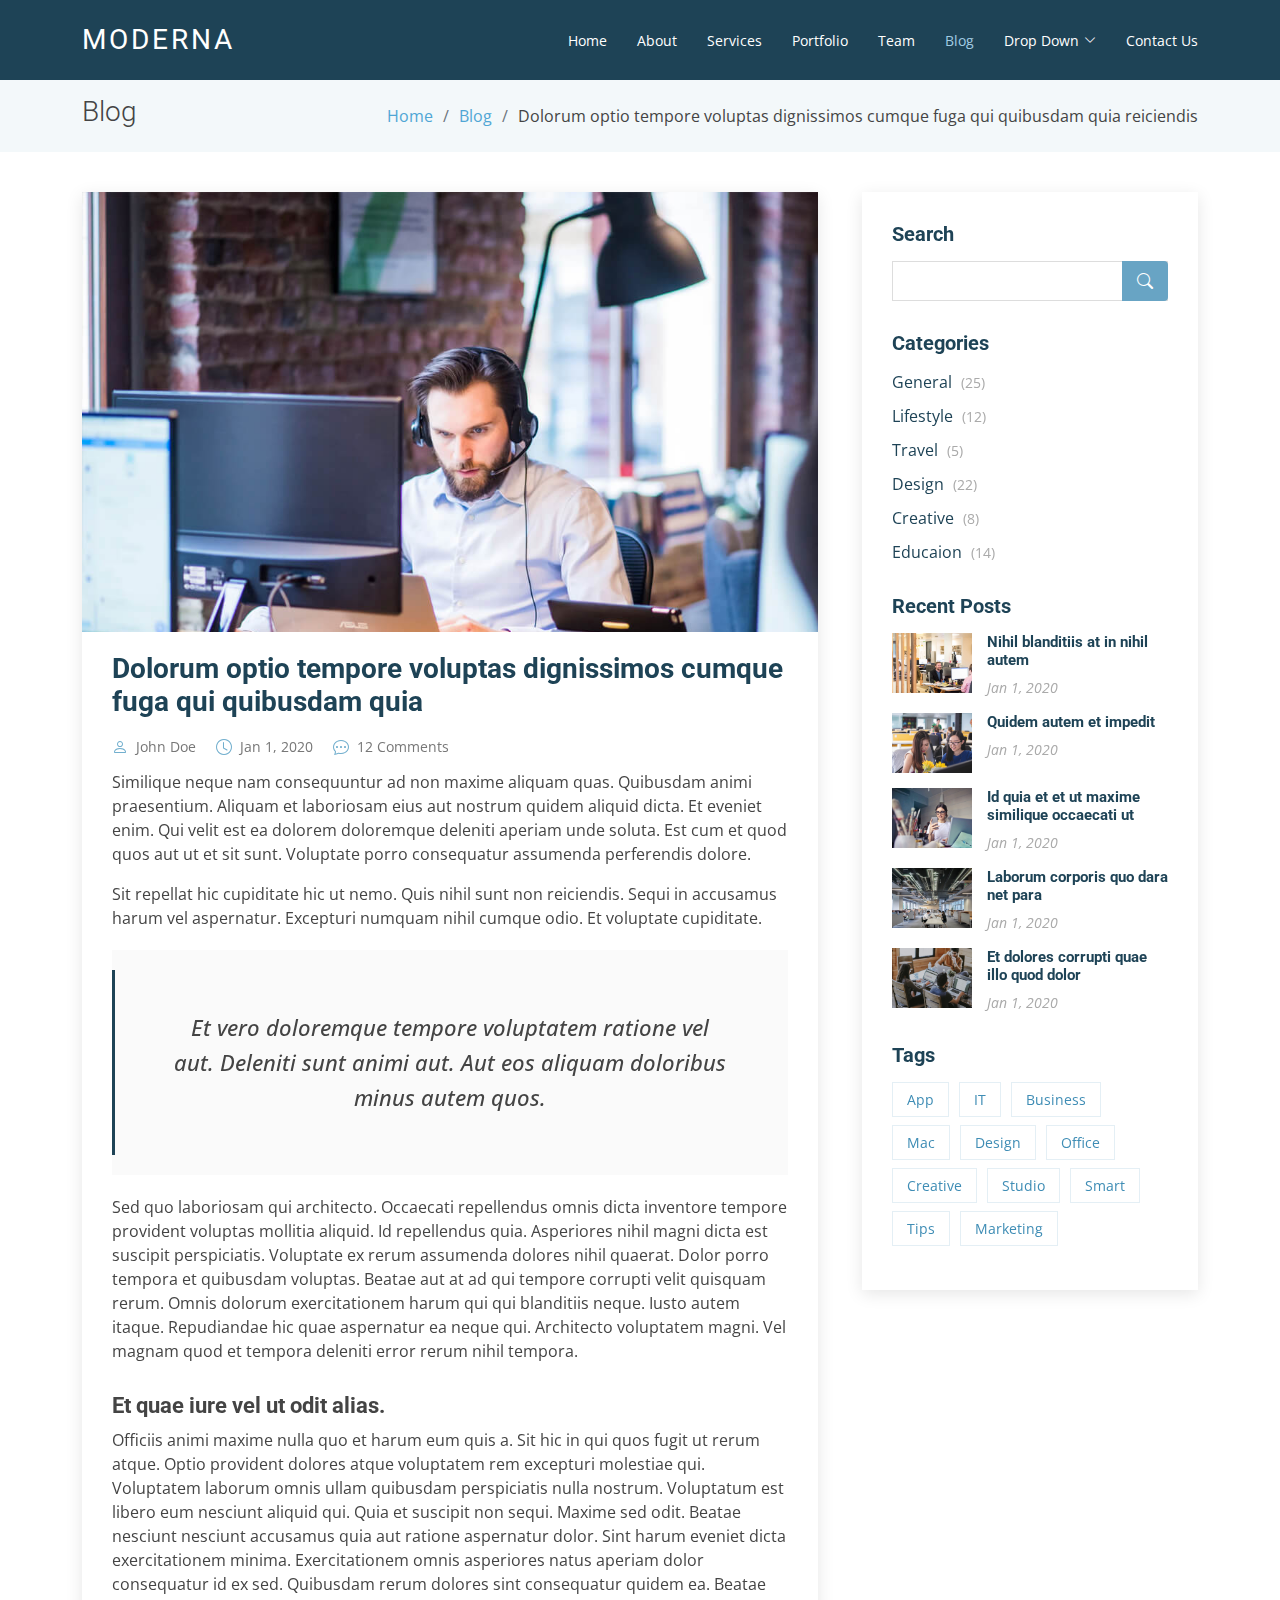
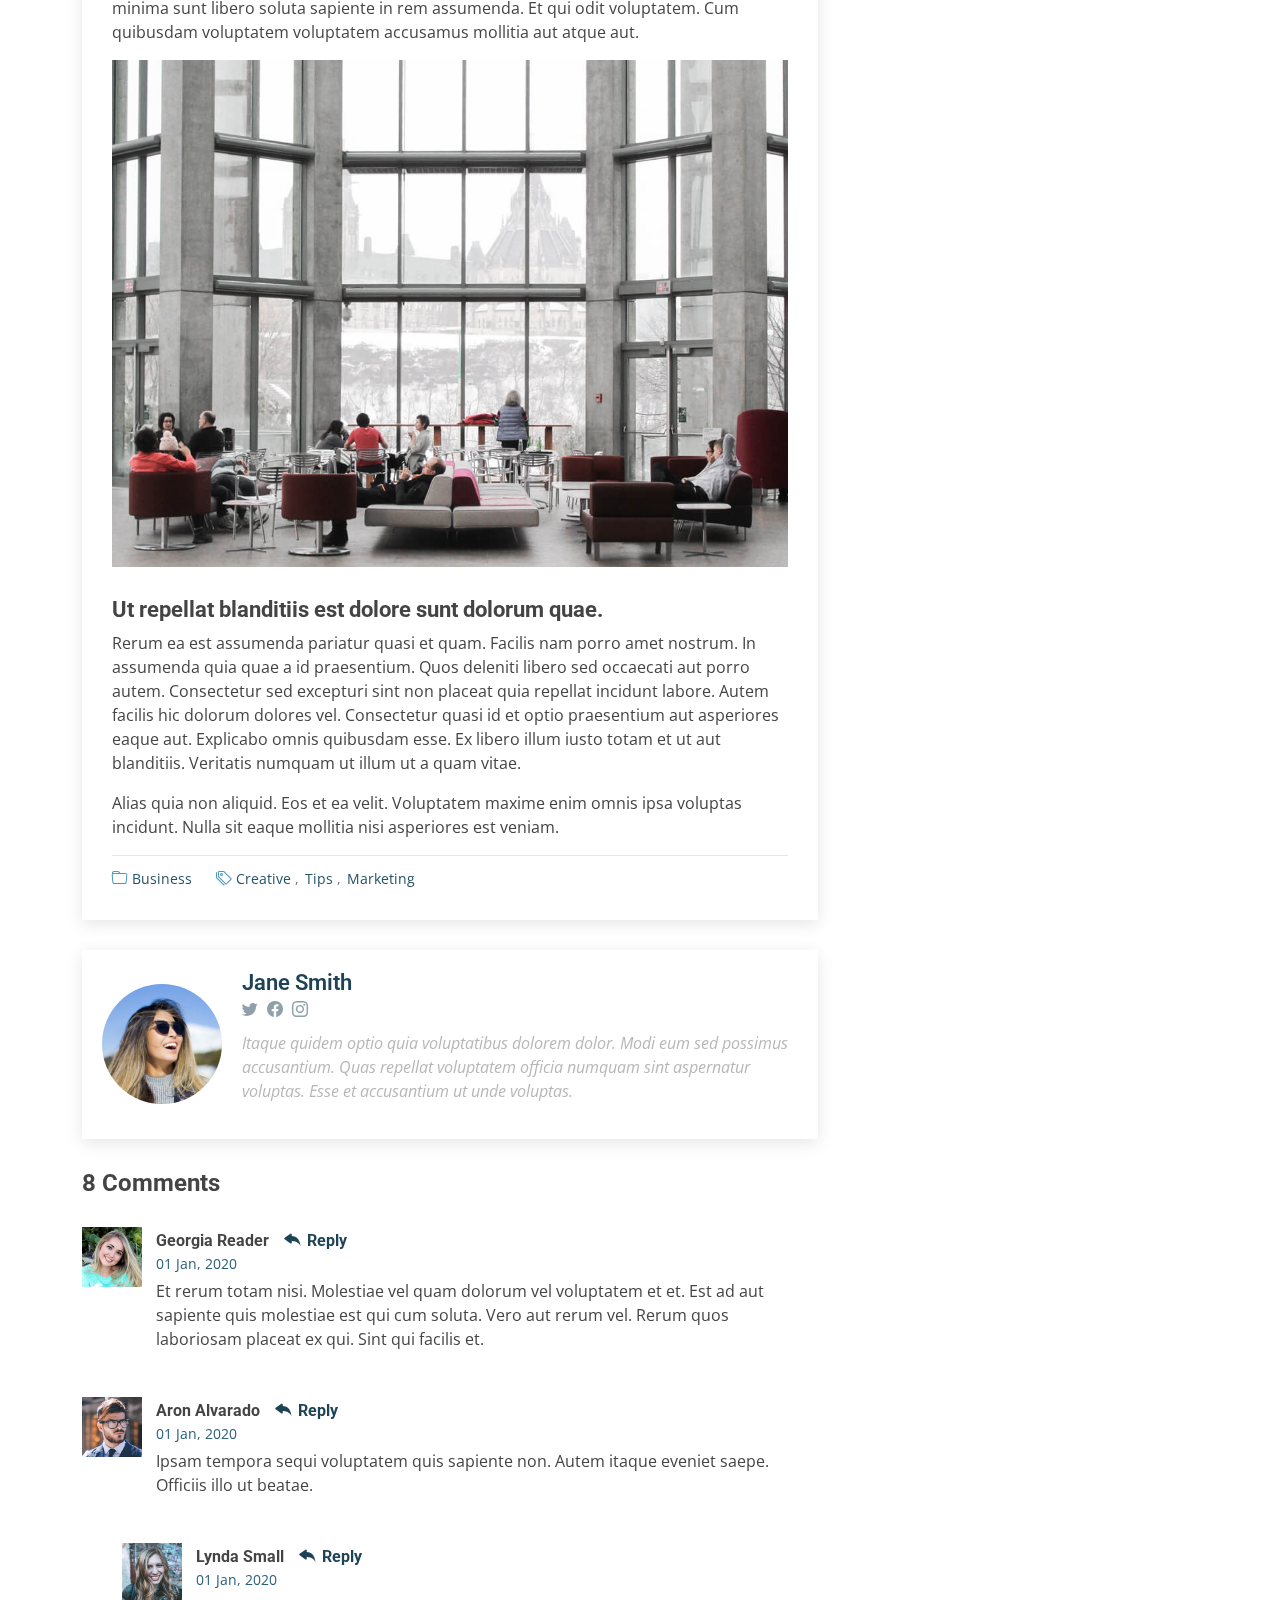
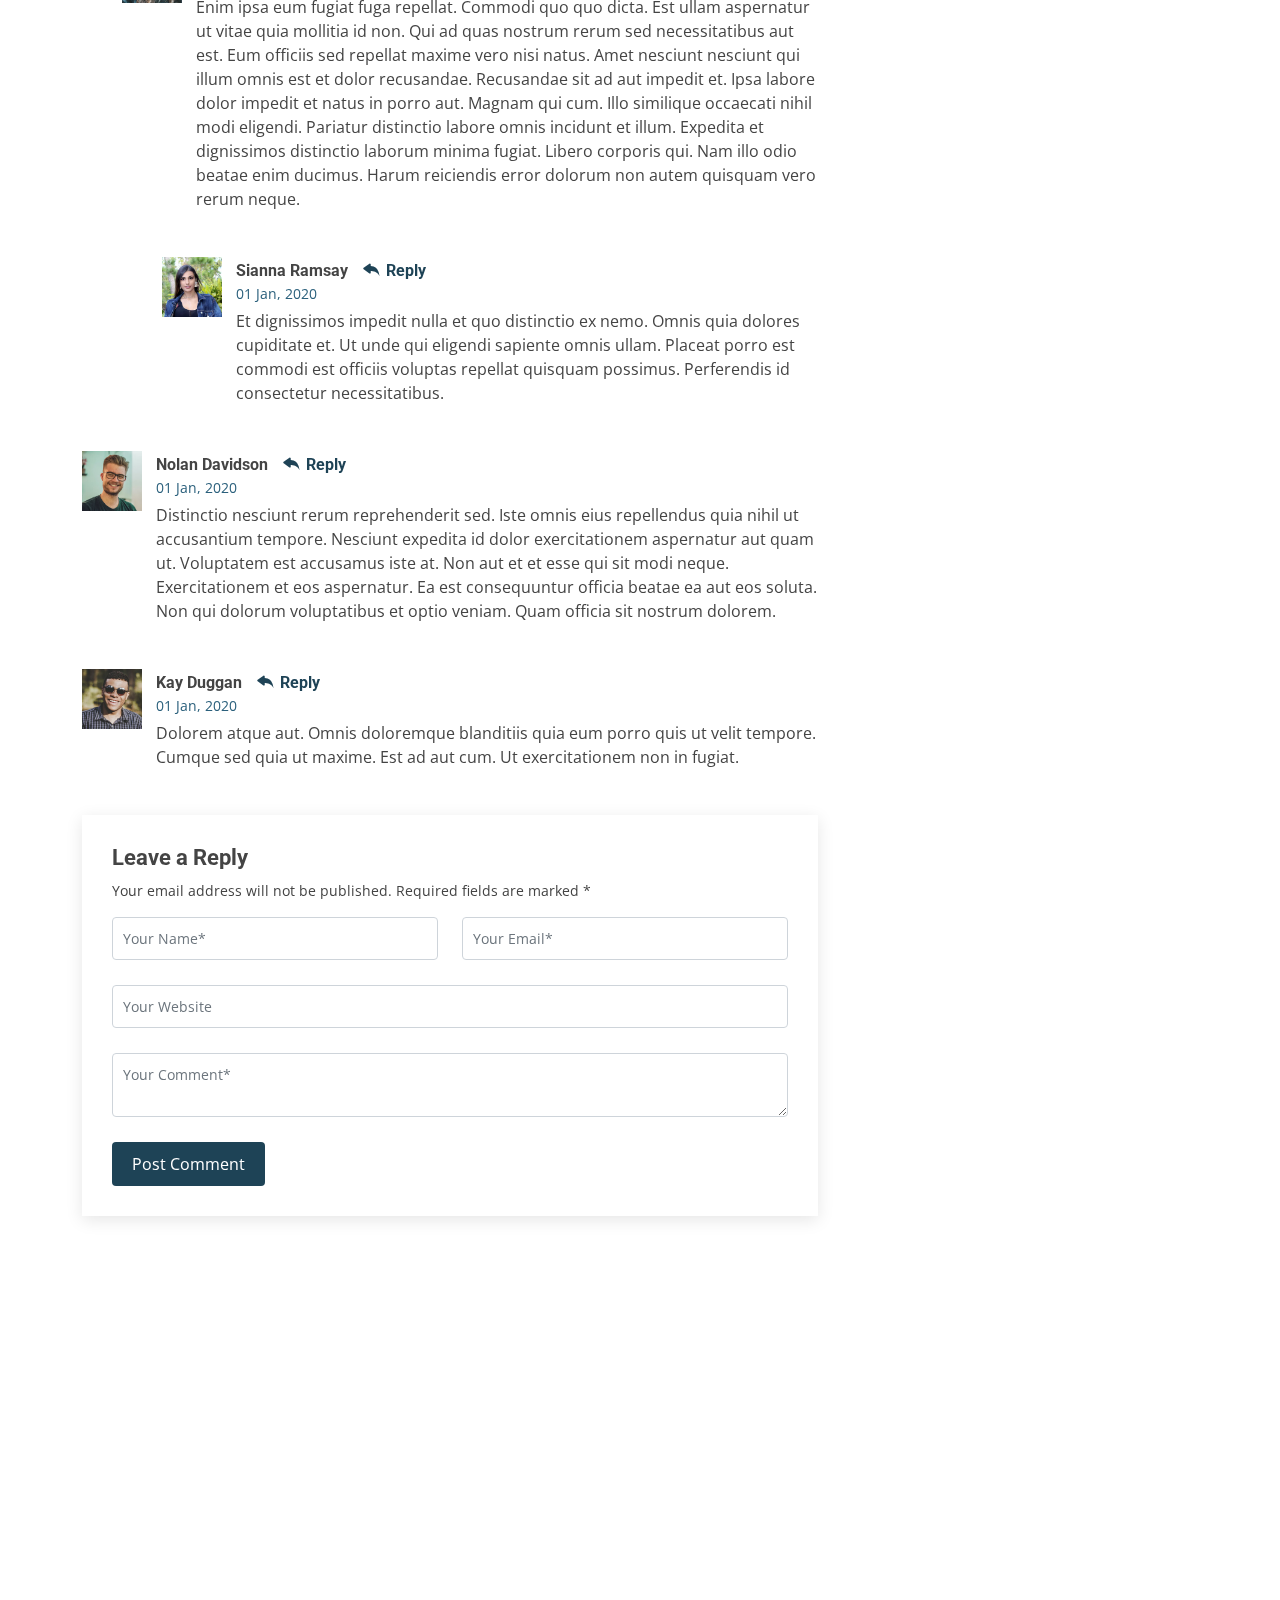
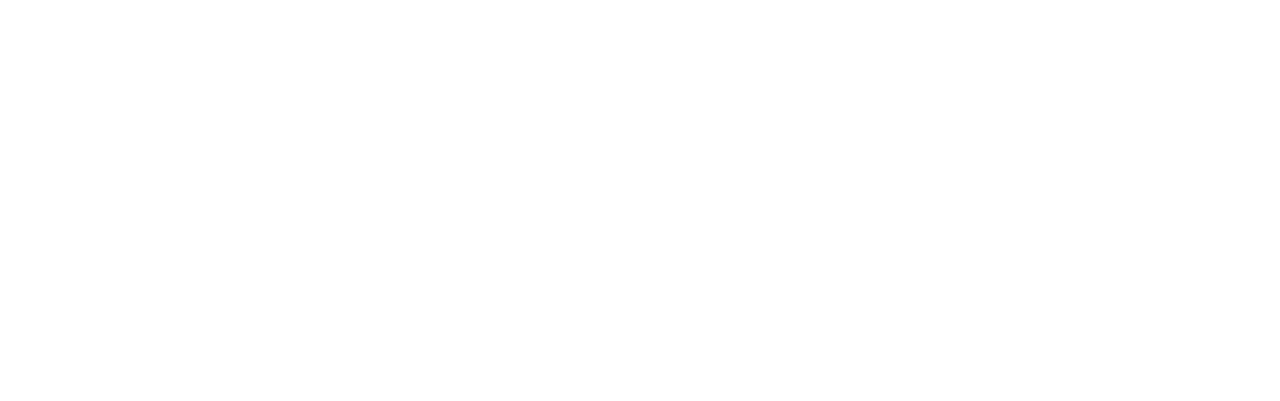
<file: blog-single.html>
<!DOCTYPE html>
<html lang="en">

<head>
  <meta charset="utf-8">
  <meta content="width=device-width, initial-scale=1.0" name="viewport">

  <title>Blog Single - Moderna Bootstrap Template</title>
  <meta content="" name="description">
  <meta content="" name="keywords">

  <!-- Favicons -->
  <link href="assets/img/favicon.png" rel="icon">
  <link href="assets/img/apple-touch-icon.png" rel="apple-touch-icon">

  <!-- Google Fonts -->
  <link href="https://fonts.googleapis.com/css?family=Open+Sans:300,300i,400,400i,600,600i,700,700i|Roboto:300,300i,400,400i,500,500i,700,700i&display=swap" rel="stylesheet">

  <!-- Vendor CSS Files -->
  <link href="assets/vendor/animate.css/animate.min.css" rel="stylesheet">
  <link href="assets/vendor/aos/aos.css" rel="stylesheet">
  <link href="assets/vendor/bootstrap/css/bootstrap.min.css" rel="stylesheet">
  <link href="assets/vendor/bootstrap-icons/bootstrap-icons.css" rel="stylesheet">
  <link href="assets/vendor/boxicons/css/boxicons.min.css" rel="stylesheet">
  <link href="assets/vendor/glightbox/css/glightbox.min.css" rel="stylesheet">
  <link href="assets/vendor/swiper/swiper-bundle.min.css" rel="stylesheet">

  <!-- Template Main CSS File -->
  <link href="assets/css/style.css" rel="stylesheet">

  <!-- =======================================================
  * Template Name: Moderna - v4.11.0
  * Template URL: https://bootstrapmade.com/free-bootstrap-template-corporate-moderna/
  * Author: BootstrapMade.com
  * License: https://bootstrapmade.com/license/
  ======================================================== -->
</head>

<body>

  <!-- ======= Header ======= -->
  <header id="header" class="fixed-top d-flex align-items-center ">
    <div class="container d-flex justify-content-between align-items-center">

      <div class="logo">
        <h1 class="text-light"><a href="index.html"><span>Moderna</span></a></h1>
        <!-- Uncomment below if you prefer to use an image logo -->
        <!-- <a href="index.html"><img src="assets/img/logo.png" alt="" class="img-fluid"></a>-->
      </div>

      <nav id="navbar" class="navbar">
        <ul>
          <li><a class="" href="index.html">Home</a></li>
          <li><a href="about.html">About</a></li>
          <li><a href="services.html">Services</a></li>
          <li><a href="portfolio.html">Portfolio</a></li>
          <li><a href="team.html">Team</a></li>
          <li><a class="active" href="blog.html">Blog</a></li>
          <li class="dropdown"><a href="#"><span>Drop Down</span> <i class="bi bi-chevron-down"></i></a>
            <ul>
              <li><a href="#">Drop Down 1</a></li>
              <li class="dropdown"><a href="#"><span>Deep Drop Down</span> <i class="bi bi-chevron-right"></i></a>
                <ul>
                  <li><a href="#">Deep Drop Down 1</a></li>
                  <li><a href="#">Deep Drop Down 2</a></li>
                  <li><a href="#">Deep Drop Down 3</a></li>
                  <li><a href="#">Deep Drop Down 4</a></li>
                  <li><a href="#">Deep Drop Down 5</a></li>
                </ul>
              </li>
              <li><a href="#">Drop Down 2</a></li>
              <li><a href="#">Drop Down 3</a></li>
              <li><a href="#">Drop Down 4</a></li>
            </ul>
          </li>
          <li><a href="contact.html">Contact Us</a></li>
        </ul>
        <i class="bi bi-list mobile-nav-toggle"></i>
      </nav><!-- .navbar -->

    </div>
  </header><!-- End Header -->

  <main id="main">

    <!-- ======= Blog Section ======= -->
    <section class="breadcrumbs">
      <div class="container">

        <div class="d-flex justify-content-between align-items-center">
          <h2>Blog</h2>

          <ol>
            <li><a href="index.html">Home</a></li>
            <li><a href="blog.html">Blog</a></li>
            <li>Dolorum optio tempore voluptas dignissimos cumque fuga qui quibusdam quia reiciendis</li>
          </ol>
        </div>

      </div>
    </section><!-- End Blog Section -->

    <!-- ======= Blog Single Section ======= -->
    <section id="blog" class="blog">
      <div class="container" data-aos="fade-up">

        <div class="row">

          <div class="col-lg-8 entries">

            <article class="entry entry-single">

              <div class="entry-img">
                <img src="assets/img/blog/blog-1.jpg" alt="" class="img-fluid">
              </div>

              <h2 class="entry-title">
                <a href="blog-single.html">Dolorum optio tempore voluptas dignissimos cumque fuga qui quibusdam quia</a>
              </h2>

              <div class="entry-meta">
                <ul>
                  <li class="d-flex align-items-center"><i class="bi bi-person"></i> <a href="blog-single.html">John Doe</a></li>
                  <li class="d-flex align-items-center"><i class="bi bi-clock"></i> <a href="blog-single.html"><time datetime="2020-01-01">Jan 1, 2020</time></a></li>
                  <li class="d-flex align-items-center"><i class="bi bi-chat-dots"></i> <a href="blog-single.html">12 Comments</a></li>
                </ul>
              </div>

              <div class="entry-content">
                <p>
                  Similique neque nam consequuntur ad non maxime aliquam quas. Quibusdam animi praesentium. Aliquam et laboriosam eius aut nostrum quidem aliquid dicta.
                  Et eveniet enim. Qui velit est ea dolorem doloremque deleniti aperiam unde soluta. Est cum et quod quos aut ut et sit sunt. Voluptate porro consequatur assumenda perferendis dolore.
                </p>

                <p>
                  Sit repellat hic cupiditate hic ut nemo. Quis nihil sunt non reiciendis. Sequi in accusamus harum vel aspernatur. Excepturi numquam nihil cumque odio. Et voluptate cupiditate.
                </p>

                <blockquote>
                  <p>
                    Et vero doloremque tempore voluptatem ratione vel aut. Deleniti sunt animi aut. Aut eos aliquam doloribus minus autem quos.
                  </p>
                </blockquote>

                <p>
                  Sed quo laboriosam qui architecto. Occaecati repellendus omnis dicta inventore tempore provident voluptas mollitia aliquid. Id repellendus quia. Asperiores nihil magni dicta est suscipit perspiciatis. Voluptate ex rerum assumenda dolores nihil quaerat.
                  Dolor porro tempora et quibusdam voluptas. Beatae aut at ad qui tempore corrupti velit quisquam rerum. Omnis dolorum exercitationem harum qui qui blanditiis neque.
                  Iusto autem itaque. Repudiandae hic quae aspernatur ea neque qui. Architecto voluptatem magni. Vel magnam quod et tempora deleniti error rerum nihil tempora.
                </p>

                <h3>Et quae iure vel ut odit alias.</h3>
                <p>
                  Officiis animi maxime nulla quo et harum eum quis a. Sit hic in qui quos fugit ut rerum atque. Optio provident dolores atque voluptatem rem excepturi molestiae qui. Voluptatem laborum omnis ullam quibusdam perspiciatis nulla nostrum. Voluptatum est libero eum nesciunt aliquid qui.
                  Quia et suscipit non sequi. Maxime sed odit. Beatae nesciunt nesciunt accusamus quia aut ratione aspernatur dolor. Sint harum eveniet dicta exercitationem minima. Exercitationem omnis asperiores natus aperiam dolor consequatur id ex sed. Quibusdam rerum dolores sint consequatur quidem ea.
                  Beatae minima sunt libero soluta sapiente in rem assumenda. Et qui odit voluptatem. Cum quibusdam voluptatem voluptatem accusamus mollitia aut atque aut.
                </p>
                <img src="assets/img/blog/blog-inside-post.jpg" class="img-fluid" alt="">

                <h3>Ut repellat blanditiis est dolore sunt dolorum quae.</h3>
                <p>
                  Rerum ea est assumenda pariatur quasi et quam. Facilis nam porro amet nostrum. In assumenda quia quae a id praesentium. Quos deleniti libero sed occaecati aut porro autem. Consectetur sed excepturi sint non placeat quia repellat incidunt labore. Autem facilis hic dolorum dolores vel.
                  Consectetur quasi id et optio praesentium aut asperiores eaque aut. Explicabo omnis quibusdam esse. Ex libero illum iusto totam et ut aut blanditiis. Veritatis numquam ut illum ut a quam vitae.
                </p>
                <p>
                  Alias quia non aliquid. Eos et ea velit. Voluptatem maxime enim omnis ipsa voluptas incidunt. Nulla sit eaque mollitia nisi asperiores est veniam.
                </p>

              </div>

              <div class="entry-footer">
                <i class="bi bi-folder"></i>
                <ul class="cats">
                  <li><a href="#">Business</a></li>
                </ul>

                <i class="bi bi-tags"></i>
                <ul class="tags">
                  <li><a href="#">Creative</a></li>
                  <li><a href="#">Tips</a></li>
                  <li><a href="#">Marketing</a></li>
                </ul>
              </div>

            </article><!-- End blog entry -->

            <div class="blog-author d-flex align-items-center">
              <img src="assets/img/blog/blog-author.jpg" class="rounded-circle float-left" alt="">
              <div>
                <h4>Jane Smith</h4>
                <div class="social-links">
                  <a href="https://twitters.com/#"><i class="bi bi-twitter"></i></a>
                  <a href="https://facebook.com/#"><i class="bi bi-facebook"></i></a>
                  <a href="https://instagram.com/#"><i class="biu bi-instagram"></i></a>
                </div>
                <p>
                  Itaque quidem optio quia voluptatibus dolorem dolor. Modi eum sed possimus accusantium. Quas repellat voluptatem officia numquam sint aspernatur voluptas. Esse et accusantium ut unde voluptas.
                </p>
              </div>
            </div><!-- End blog author bio -->

            <div class="blog-comments">

              <h4 class="comments-count">8 Comments</h4>

              <div id="comment-1" class="comment">
                <div class="d-flex">
                  <div class="comment-img"><img src="assets/img/blog/comments-1.jpg" alt=""></div>
                  <div>
                    <h5><a href="">Georgia Reader</a> <a href="#" class="reply"><i class="bi bi-reply-fill"></i> Reply</a></h5>
                    <time datetime="2020-01-01">01 Jan, 2020</time>
                    <p>
                      Et rerum totam nisi. Molestiae vel quam dolorum vel voluptatem et et. Est ad aut sapiente quis molestiae est qui cum soluta.
                      Vero aut rerum vel. Rerum quos laboriosam placeat ex qui. Sint qui facilis et.
                    </p>
                  </div>
                </div>
              </div><!-- End comment #1 -->

              <div id="comment-2" class="comment">
                <div class="d-flex">
                  <div class="comment-img"><img src="assets/img/blog/comments-2.jpg" alt=""></div>
                  <div>
                    <h5><a href="">Aron Alvarado</a> <a href="#" class="reply"><i class="bi bi-reply-fill"></i> Reply</a></h5>
                    <time datetime="2020-01-01">01 Jan, 2020</time>
                    <p>
                      Ipsam tempora sequi voluptatem quis sapiente non. Autem itaque eveniet saepe. Officiis illo ut beatae.
                    </p>
                  </div>
                </div>

                <div id="comment-reply-1" class="comment comment-reply">
                  <div class="d-flex">
                    <div class="comment-img"><img src="assets/img/blog/comments-3.jpg" alt=""></div>
                    <div>
                      <h5><a href="">Lynda Small</a> <a href="#" class="reply"><i class="bi bi-reply-fill"></i> Reply</a></h5>
                      <time datetime="2020-01-01">01 Jan, 2020</time>
                      <p>
                        Enim ipsa eum fugiat fuga repellat. Commodi quo quo dicta. Est ullam aspernatur ut vitae quia mollitia id non. Qui ad quas nostrum rerum sed necessitatibus aut est. Eum officiis sed repellat maxime vero nisi natus. Amet nesciunt nesciunt qui illum omnis est et dolor recusandae.

                        Recusandae sit ad aut impedit et. Ipsa labore dolor impedit et natus in porro aut. Magnam qui cum. Illo similique occaecati nihil modi eligendi. Pariatur distinctio labore omnis incidunt et illum. Expedita et dignissimos distinctio laborum minima fugiat.

                        Libero corporis qui. Nam illo odio beatae enim ducimus. Harum reiciendis error dolorum non autem quisquam vero rerum neque.
                      </p>
                    </div>
                  </div>

                  <div id="comment-reply-2" class="comment comment-reply">
                    <div class="d-flex">
                      <div class="comment-img"><img src="assets/img/blog/comments-4.jpg" alt=""></div>
                      <div>
                        <h5><a href="">Sianna Ramsay</a> <a href="#" class="reply"><i class="bi bi-reply-fill"></i> Reply</a></h5>
                        <time datetime="2020-01-01">01 Jan, 2020</time>
                        <p>
                          Et dignissimos impedit nulla et quo distinctio ex nemo. Omnis quia dolores cupiditate et. Ut unde qui eligendi sapiente omnis ullam. Placeat porro est commodi est officiis voluptas repellat quisquam possimus. Perferendis id consectetur necessitatibus.
                        </p>
                      </div>
                    </div>

                  </div><!-- End comment reply #2-->

                </div><!-- End comment reply #1-->

              </div><!-- End comment #2-->

              <div id="comment-3" class="comment">
                <div class="d-flex">
                  <div class="comment-img"><img src="assets/img/blog/comments-5.jpg" alt=""></div>
                  <div>
                    <h5><a href="">Nolan Davidson</a> <a href="#" class="reply"><i class="bi bi-reply-fill"></i> Reply</a></h5>
                    <time datetime="2020-01-01">01 Jan, 2020</time>
                    <p>
                      Distinctio nesciunt rerum reprehenderit sed. Iste omnis eius repellendus quia nihil ut accusantium tempore. Nesciunt expedita id dolor exercitationem aspernatur aut quam ut. Voluptatem est accusamus iste at.
                      Non aut et et esse qui sit modi neque. Exercitationem et eos aspernatur. Ea est consequuntur officia beatae ea aut eos soluta. Non qui dolorum voluptatibus et optio veniam. Quam officia sit nostrum dolorem.
                    </p>
                  </div>
                </div>

              </div><!-- End comment #3 -->

              <div id="comment-4" class="comment">
                <div class="d-flex">
                  <div class="comment-img"><img src="assets/img/blog/comments-6.jpg" alt=""></div>
                  <div>
                    <h5><a href="">Kay Duggan</a> <a href="#" class="reply"><i class="bi bi-reply-fill"></i> Reply</a></h5>
                    <time datetime="2020-01-01">01 Jan, 2020</time>
                    <p>
                      Dolorem atque aut. Omnis doloremque blanditiis quia eum porro quis ut velit tempore. Cumque sed quia ut maxime. Est ad aut cum. Ut exercitationem non in fugiat.
                    </p>
                  </div>
                </div>

              </div><!-- End comment #4 -->

              <div class="reply-form">
                <h4>Leave a Reply</h4>
                <p>Your email address will not be published. Required fields are marked * </p>
                <form action="">
                  <div class="row">
                    <div class="col-md-6 form-group">
                      <input name="name" type="text" class="form-control" placeholder="Your Name*">
                    </div>
                    <div class="col-md-6 form-group">
                      <input name="email" type="text" class="form-control" placeholder="Your Email*">
                    </div>
                  </div>
                  <div class="row">
                    <div class="col form-group">
                      <input name="website" type="text" class="form-control" placeholder="Your Website">
                    </div>
                  </div>
                  <div class="row">
                    <div class="col form-group">
                      <textarea name="comment" class="form-control" placeholder="Your Comment*"></textarea>
                    </div>
                  </div>
                  <button type="submit" class="btn btn-primary">Post Comment</button>

                </form>

              </div>

            </div><!-- End blog comments -->

          </div><!-- End blog entries list -->

          <div class="col-lg-4">

            <div class="sidebar">

              <h3 class="sidebar-title">Search</h3>
              <div class="sidebar-item search-form">
                <form action="">
                  <input type="text">
                  <button type="submit"><i class="bi bi-search"></i></button>
                </form>
              </div><!-- End sidebar search formn-->

              <h3 class="sidebar-title">Categories</h3>
              <div class="sidebar-item categories">
                <ul>
                  <li><a href="#">General <span>(25)</span></a></li>
                  <li><a href="#">Lifestyle <span>(12)</span></a></li>
                  <li><a href="#">Travel <span>(5)</span></a></li>
                  <li><a href="#">Design <span>(22)</span></a></li>
                  <li><a href="#">Creative <span>(8)</span></a></li>
                  <li><a href="#">Educaion <span>(14)</span></a></li>
                </ul>
              </div><!-- End sidebar categories-->

              <h3 class="sidebar-title">Recent Posts</h3>
              <div class="sidebar-item recent-posts">
                <div class="post-item clearfix">
                  <img src="assets/img/blog/blog-recent-1.jpg" alt="">
                  <h4><a href="blog-single.html">Nihil blanditiis at in nihil autem</a></h4>
                  <time datetime="2020-01-01">Jan 1, 2020</time>
                </div>

                <div class="post-item clearfix">
                  <img src="assets/img/blog/blog-recent-2.jpg" alt="">
                  <h4><a href="blog-single.html">Quidem autem et impedit</a></h4>
                  <time datetime="2020-01-01">Jan 1, 2020</time>
                </div>

                <div class="post-item clearfix">
                  <img src="assets/img/blog/blog-recent-3.jpg" alt="">
                  <h4><a href="blog-single.html">Id quia et et ut maxime similique occaecati ut</a></h4>
                  <time datetime="2020-01-01">Jan 1, 2020</time>
                </div>

                <div class="post-item clearfix">
                  <img src="assets/img/blog/blog-recent-4.jpg" alt="">
                  <h4><a href="blog-single.html">Laborum corporis quo dara net para</a></h4>
                  <time datetime="2020-01-01">Jan 1, 2020</time>
                </div>

                <div class="post-item clearfix">
                  <img src="assets/img/blog/blog-recent-5.jpg" alt="">
                  <h4><a href="blog-single.html">Et dolores corrupti quae illo quod dolor</a></h4>
                  <time datetime="2020-01-01">Jan 1, 2020</time>
                </div>

              </div><!-- End sidebar recent posts-->

              <h3 class="sidebar-title">Tags</h3>
              <div class="sidebar-item tags">
                <ul>
                  <li><a href="#">App</a></li>
                  <li><a href="#">IT</a></li>
                  <li><a href="#">Business</a></li>
                  <li><a href="#">Mac</a></li>
                  <li><a href="#">Design</a></li>
                  <li><a href="#">Office</a></li>
                  <li><a href="#">Creative</a></li>
                  <li><a href="#">Studio</a></li>
                  <li><a href="#">Smart</a></li>
                  <li><a href="#">Tips</a></li>
                  <li><a href="#">Marketing</a></li>
                </ul>
              </div><!-- End sidebar tags-->

            </div><!-- End sidebar -->

          </div><!-- End blog sidebar -->

        </div>

      </div>
    </section><!-- End Blog Single Section -->

  </main><!-- End #main -->

  <!-- ======= Footer ======= -->
  <footer id="footer" data-aos="fade-up" data-aos-easing="ease-in-out" data-aos-duration="500">

    <div class="footer-newsletter">
      <div class="container">
        <div class="row">
          <div class="col-lg-6">
            <h4>Our Newsletter</h4>
            <p>Tamen quem nulla quae legam multos aute sint culpa legam noster magna</p>
          </div>
          <div class="col-lg-6">
            <form action="" method="post">
              <input type="email" name="email"><input type="submit" value="Subscribe">
            </form>
          </div>
        </div>
      </div>
    </div>

    <div class="footer-top">
      <div class="container">
        <div class="row">

          <div class="col-lg-3 col-md-6 footer-links">
            <h4>Useful Links</h4>
            <ul>
              <li><i class="bx bx-chevron-right"></i> <a href="#">Home</a></li>
              <li><i class="bx bx-chevron-right"></i> <a href="#">About us</a></li>
              <li><i class="bx bx-chevron-right"></i> <a href="#">Services</a></li>
              <li><i class="bx bx-chevron-right"></i> <a href="#">Terms of service</a></li>
              <li><i class="bx bx-chevron-right"></i> <a href="#">Privacy policy</a></li>
            </ul>
          </div>

          <div class="col-lg-3 col-md-6 footer-links">
            <h4>Our Services</h4>
            <ul>
              <li><i class="bx bx-chevron-right"></i> <a href="#">Web Design</a></li>
              <li><i class="bx bx-chevron-right"></i> <a href="#">Web Development</a></li>
              <li><i class="bx bx-chevron-right"></i> <a href="#">Product Management</a></li>
              <li><i class="bx bx-chevron-right"></i> <a href="#">Marketing</a></li>
              <li><i class="bx bx-chevron-right"></i> <a href="#">Graphic Design</a></li>
            </ul>
          </div>

          <div class="col-lg-3 col-md-6 footer-contact">
            <h4>Contact Us</h4>
            <p>
              A108 Adam Street <br>
              New York, NY 535022<br>
              United States <br><br>
              <strong>Phone:</strong> +1 5589 55488 55<br>
              <strong>Email:</strong> info@example.com<br>
            </p>

          </div>

          <div class="col-lg-3 col-md-6 footer-info">
            <h3>About Moderna</h3>
            <p>Cras fermentum odio eu feugiat lide par naso tierra. Justo eget nada terra videa magna derita valies darta donna mare fermentum iaculis eu non diam phasellus.</p>
            <div class="social-links mt-3">
              <a href="#" class="twitter"><i class="bx bxl-twitter"></i></a>
              <a href="#" class="facebook"><i class="bx bxl-facebook"></i></a>
              <a href="#" class="instagram"><i class="bx bxl-instagram"></i></a>
              <a href="#" class="linkedin"><i class="bx bxl-linkedin"></i></a>
            </div>
          </div>

        </div>
      </div>
    </div>

    <div class="container">
      <div class="copyright">
        &copy; Copyright <strong><span>Moderna</span></strong>. All Rights Reserved
      </div>
      <div class="credits">
        <!-- All the links in the footer should remain intact. -->
        <!-- You can delete the links only if you purchased the pro version. -->
        <!-- Licensing information: https://bootstrapmade.com/license/ -->
        <!-- Purchase the pro version with working PHP/AJAX contact form: https://bootstrapmade.com/free-bootstrap-template-corporate-moderna/ -->
        Designed by <a href="https://bootstrapmade.com/">BootstrapMade</a>
      </div>
    </div>
  </footer><!-- End Footer -->

  <a href="#" class="back-to-top d-flex align-items-center justify-content-center"><i class="bi bi-arrow-up-short"></i></a>

  <!-- Vendor JS Files -->
  <script src="assets/vendor/purecounter/purecounter_vanilla.js"></script>
  <script src="assets/vendor/aos/aos.js"></script>
  <script src="assets/vendor/bootstrap/js/bootstrap.bundle.min.js"></script>
  <script src="assets/vendor/glightbox/js/glightbox.min.js"></script>
  <script src="assets/vendor/isotope-layout/isotope.pkgd.min.js"></script>
  <script src="assets/vendor/swiper/swiper-bundle.min.js"></script>
  <script src="assets/vendor/waypoints/noframework.waypoints.js"></script>
  <script src="assets/vendor/php-email-form/validate.js"></script>

  <!-- Template Main JS File -->
  <script src="assets/js/main.js"></script>

</body>

</html>
</file>
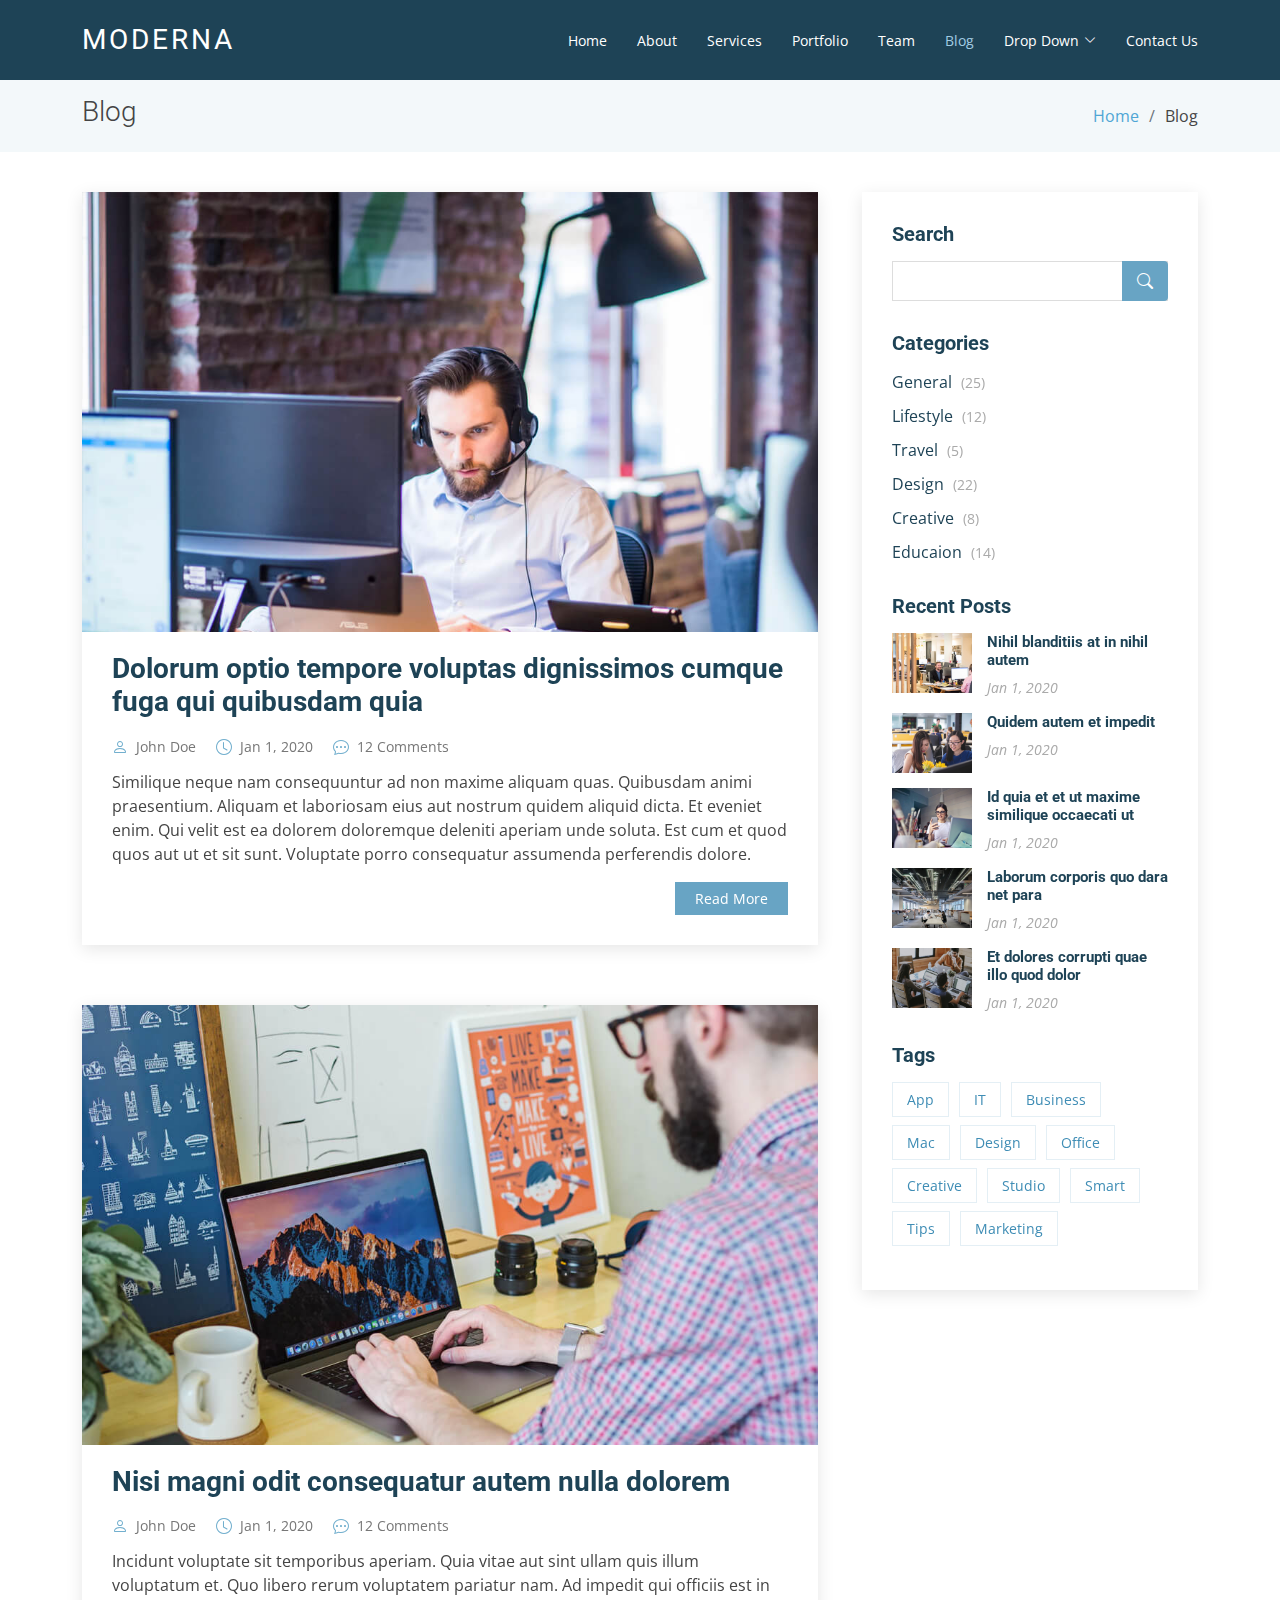
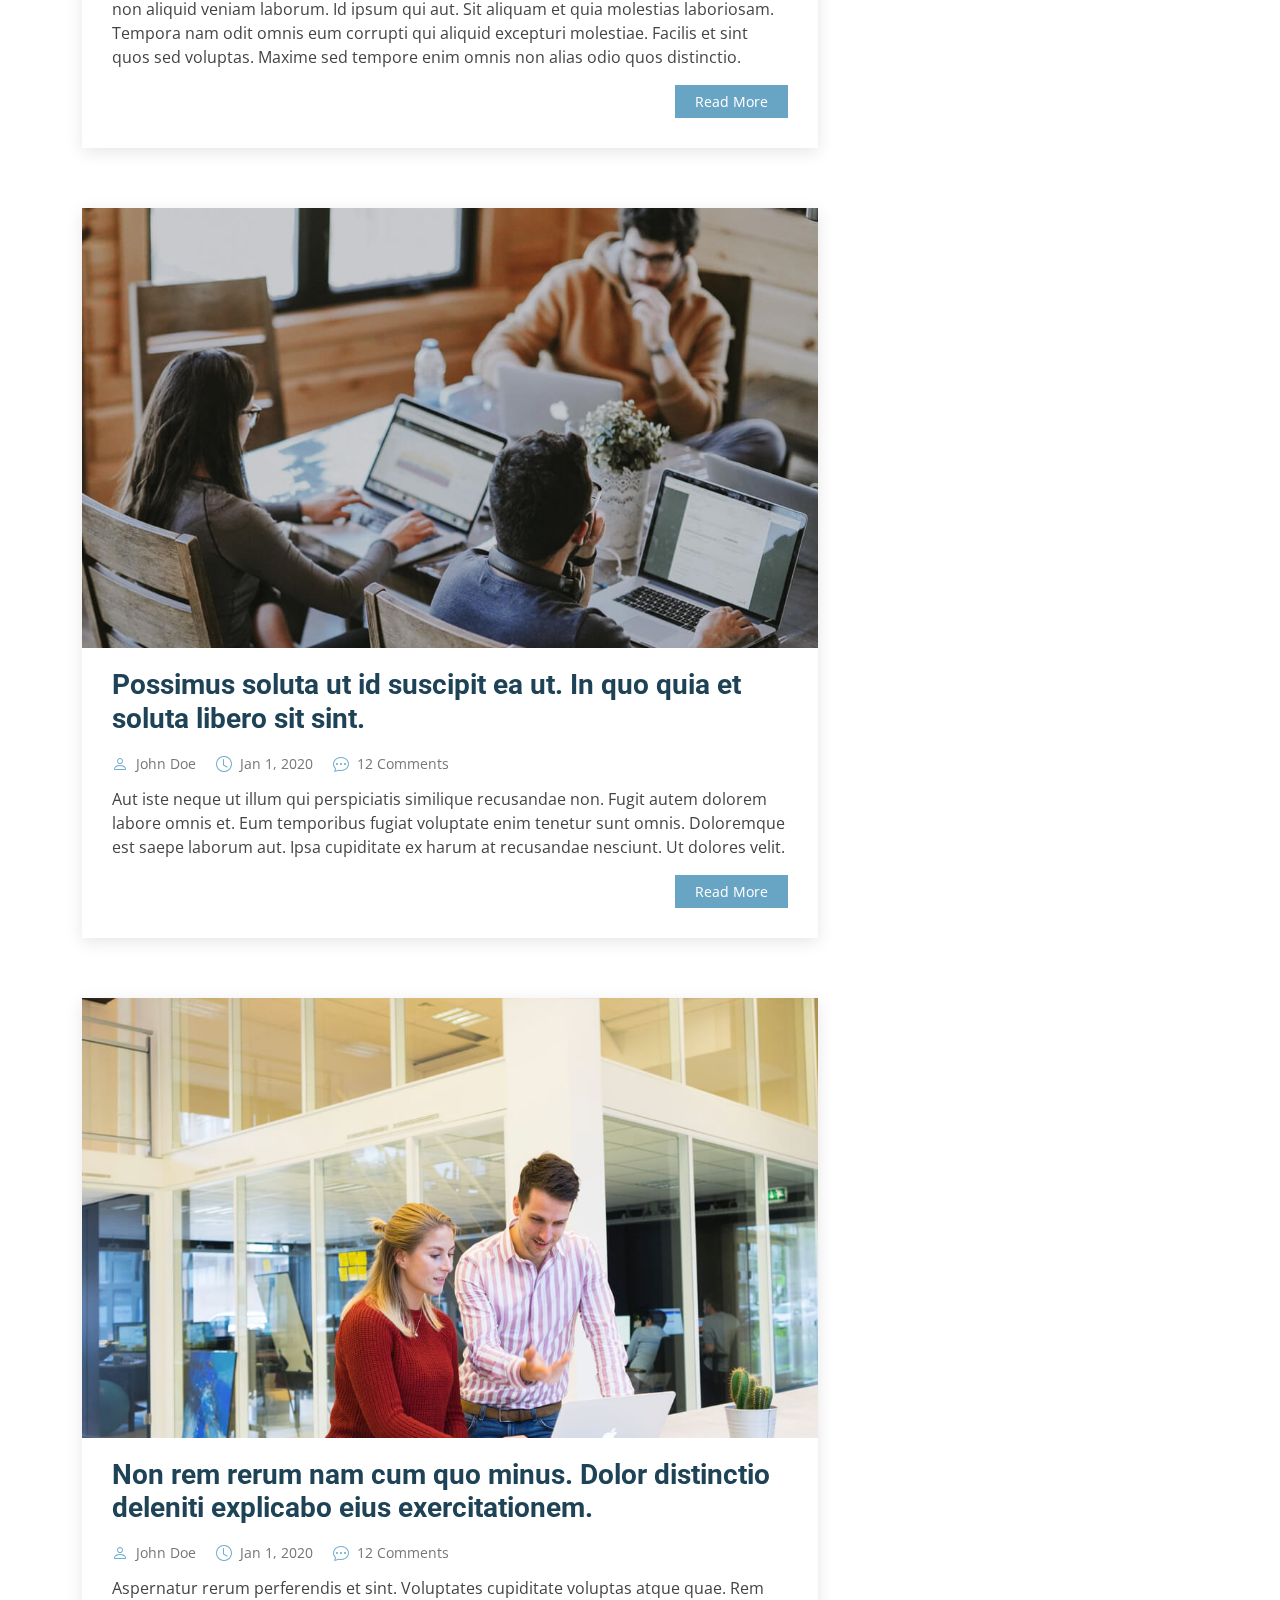
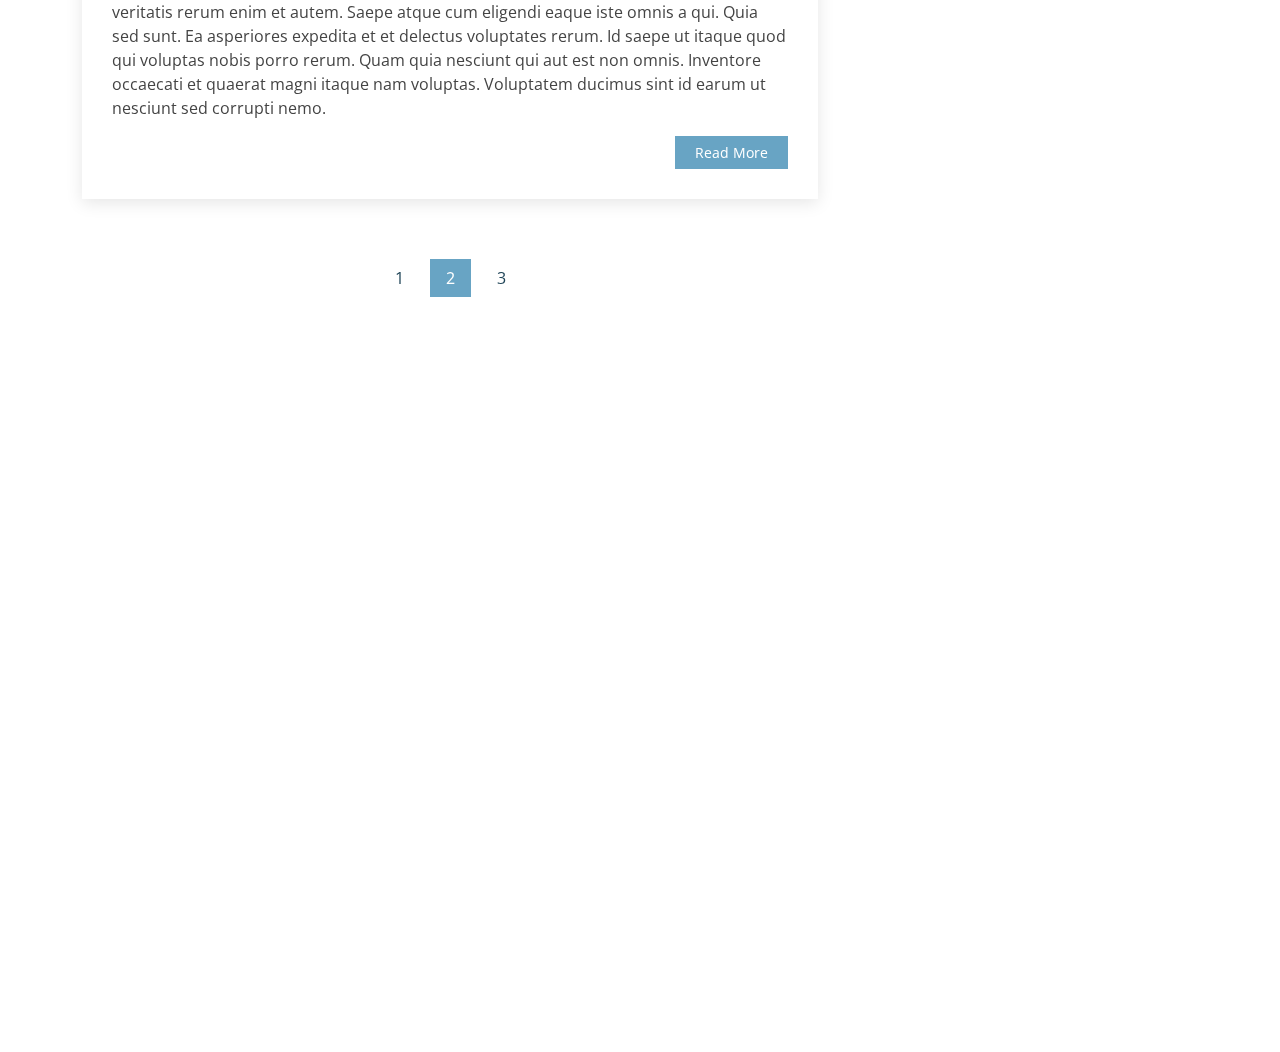
<file: blog.html>
<!DOCTYPE html>
<html lang="en">

<head>
  <meta charset="utf-8">
  <meta content="width=device-width, initial-scale=1.0" name="viewport">

  <title>Blog - Moderna Bootstrap Template</title>
  <meta content="" name="description">
  <meta content="" name="keywords">

  <!-- Favicons -->
  <link href="assets/img/favicon.png" rel="icon">
  <link href="assets/img/apple-touch-icon.png" rel="apple-touch-icon">

  <!-- Google Fonts -->
  <link href="https://fonts.googleapis.com/css?family=Open+Sans:300,300i,400,400i,600,600i,700,700i|Roboto:300,300i,400,400i,500,500i,700,700i&display=swap" rel="stylesheet">

  <!-- Vendor CSS Files -->
  <link href="assets/vendor/animate.css/animate.min.css" rel="stylesheet">
  <link href="assets/vendor/aos/aos.css" rel="stylesheet">
  <link href="assets/vendor/bootstrap/css/bootstrap.min.css" rel="stylesheet">
  <link href="assets/vendor/bootstrap-icons/bootstrap-icons.css" rel="stylesheet">
  <link href="assets/vendor/boxicons/css/boxicons.min.css" rel="stylesheet">
  <link href="assets/vendor/glightbox/css/glightbox.min.css" rel="stylesheet">
  <link href="assets/vendor/swiper/swiper-bundle.min.css" rel="stylesheet">

  <!-- Template Main CSS File -->
  <link href="assets/css/style.css" rel="stylesheet">

  <!-- =======================================================
  * Template Name: Moderna - v4.11.0
  * Template URL: https://bootstrapmade.com/free-bootstrap-template-corporate-moderna/
  * Author: BootstrapMade.com
  * License: https://bootstrapmade.com/license/
  ======================================================== -->
</head>

<body>

  <!-- ======= Header ======= -->
  <header id="header" class="fixed-top d-flex align-items-center ">
    <div class="container d-flex justify-content-between align-items-center">

      <div class="logo">
        <h1 class="text-light"><a href="index.html"><span>Moderna</span></a></h1>
        <!-- Uncomment below if you prefer to use an image logo -->
        <!-- <a href="index.html"><img src="assets/img/logo.png" alt="" class="img-fluid"></a>-->
      </div>

      <nav id="navbar" class="navbar">
        <ul>
          <li><a class="" href="index.html">Home</a></li>
          <li><a href="about.html">About</a></li>
          <li><a href="services.html">Services</a></li>
          <li><a href="portfolio.html">Portfolio</a></li>
          <li><a href="team.html">Team</a></li>
          <li><a class="active" href="blog.html">Blog</a></li>
          <li class="dropdown"><a href="#"><span>Drop Down</span> <i class="bi bi-chevron-down"></i></a>
            <ul>
              <li><a href="#">Drop Down 1</a></li>
              <li class="dropdown"><a href="#"><span>Deep Drop Down</span> <i class="bi bi-chevron-right"></i></a>
                <ul>
                  <li><a href="#">Deep Drop Down 1</a></li>
                  <li><a href="#">Deep Drop Down 2</a></li>
                  <li><a href="#">Deep Drop Down 3</a></li>
                  <li><a href="#">Deep Drop Down 4</a></li>
                  <li><a href="#">Deep Drop Down 5</a></li>
                </ul>
              </li>
              <li><a href="#">Drop Down 2</a></li>
              <li><a href="#">Drop Down 3</a></li>
              <li><a href="#">Drop Down 4</a></li>
            </ul>
          </li>
          <li><a href="contact.html">Contact Us</a></li>
        </ul>
        <i class="bi bi-list mobile-nav-toggle"></i>
      </nav><!-- .navbar -->

    </div>
  </header><!-- End Header -->

  <main id="main">

    <!-- ======= Blog Section ======= -->
    <section class="breadcrumbs">
      <div class="container">

        <div class="d-flex justify-content-between align-items-center">
          <h2>Blog</h2>

          <ol>
            <li><a href="index.html">Home</a></li>
            <li>Blog</li>
          </ol>
        </div>

      </div>
    </section><!-- End Blog Section -->

    <!-- ======= Blog Section ======= -->
    <section id="blog" class="blog">
      <div class="container" data-aos="fade-up">

        <div class="row">

          <div class="col-lg-8 entries">

            <article class="entry">

              <div class="entry-img">
                <img src="assets/img/blog/blog-1.jpg" alt="" class="img-fluid">
              </div>

              <h2 class="entry-title">
                <a href="blog-single.html">Dolorum optio tempore voluptas dignissimos cumque fuga qui quibusdam quia</a>
              </h2>

              <div class="entry-meta">
                <ul>
                  <li class="d-flex align-items-center"><i class="bi bi-person"></i> <a href="blog-single.html">John Doe</a></li>
                  <li class="d-flex align-items-center"><i class="bi bi-clock"></i> <a href="blog-single.html"><time datetime="2020-01-01">Jan 1, 2020</time></a></li>
                  <li class="d-flex align-items-center"><i class="bi bi-chat-dots"></i> <a href="blog-single.html">12 Comments</a></li>
                </ul>
              </div>

              <div class="entry-content">
                <p>
                  Similique neque nam consequuntur ad non maxime aliquam quas. Quibusdam animi praesentium. Aliquam et laboriosam eius aut nostrum quidem aliquid dicta.
                  Et eveniet enim. Qui velit est ea dolorem doloremque deleniti aperiam unde soluta. Est cum et quod quos aut ut et sit sunt. Voluptate porro consequatur assumenda perferendis dolore.
                </p>
                <div class="read-more">
                  <a href="blog-single.html">Read More</a>
                </div>
              </div>

            </article><!-- End blog entry -->

            <article class="entry">

              <div class="entry-img">
                <img src="assets/img/blog/blog-2.jpg" alt="" class="img-fluid">
              </div>

              <h2 class="entry-title">
                <a href="blog-single.html">Nisi magni odit consequatur autem nulla dolorem</a>
              </h2>

              <div class="entry-meta">
                <ul>
                  <li class="d-flex align-items-center"><i class="bi bi-person"></i> <a href="blog-single.html">John Doe</a></li>
                  <li class="d-flex align-items-center"><i class="bi bi-clock"></i> <a href="blog-single.html"><time datetime="2020-01-01">Jan 1, 2020</time></a></li>
                  <li class="d-flex align-items-center"><i class="bi bi-chat-dots"></i> <a href="blog-single.html">12 Comments</a></li>
                </ul>
              </div>

              <div class="entry-content">
                <p>
                  Incidunt voluptate sit temporibus aperiam. Quia vitae aut sint ullam quis illum voluptatum et. Quo libero rerum voluptatem pariatur nam.
                  Ad impedit qui officiis est in non aliquid veniam laborum. Id ipsum qui aut. Sit aliquam et quia molestias laboriosam. Tempora nam odit omnis eum corrupti qui aliquid excepturi molestiae. Facilis et sint quos sed voluptas. Maxime sed tempore enim omnis non alias odio quos distinctio.
                </p>
                <div class="read-more">
                  <a href="blog-single.html">Read More</a>
                </div>
              </div>

            </article><!-- End blog entry -->

            <article class="entry">

              <div class="entry-img">
                <img src="assets/img/blog/blog-3.jpg" alt="" class="img-fluid">
              </div>

              <h2 class="entry-title">
                <a href="blog-single.html">Possimus soluta ut id suscipit ea ut. In quo quia et soluta libero sit sint.</a>
              </h2>

              <div class="entry-meta">
                <ul>
                  <li class="d-flex align-items-center"><i class="bi bi-person"></i> <a href="blog-single.html">John Doe</a></li>
                  <li class="d-flex align-items-center"><i class="bi bi-clock"></i> <a href="blog-single.html"><time datetime="2020-01-01">Jan 1, 2020</time></a></li>
                  <li class="d-flex align-items-center"><i class="bi bi-chat-dots"></i> <a href="blog-single.html">12 Comments</a></li>
                </ul>
              </div>

              <div class="entry-content">
                <p>
                  Aut iste neque ut illum qui perspiciatis similique recusandae non. Fugit autem dolorem labore omnis et. Eum temporibus fugiat voluptate enim tenetur sunt omnis.
                  Doloremque est saepe laborum aut. Ipsa cupiditate ex harum at recusandae nesciunt. Ut dolores velit.
                </p>
                <div class="read-more">
                  <a href="blog-single.html">Read More</a>
                </div>
              </div>

            </article><!-- End blog entry -->

            <article class="entry">

              <div class="entry-img">
                <img src="assets/img/blog/blog-4.jpg" alt="" class="img-fluid">
              </div>

              <h2 class="entry-title">
                <a href="blog-single.html">Non rem rerum nam cum quo minus. Dolor distinctio deleniti explicabo eius exercitationem.</a>
              </h2>

              <div class="entry-meta">
                <ul>
                  <li class="d-flex align-items-center"><i class="bi bi-person"></i> <a href="blog-single.html">John Doe</a></li>
                  <li class="d-flex align-items-center"><i class="bi bi-clock"></i> <a href="blog-single.html"><time datetime="2020-01-01">Jan 1, 2020</time></a></li>
                  <li class="d-flex align-items-center"><i class="bi bi-chat-dots"></i> <a href="blog-single.html">12 Comments</a></li>
                </ul>
              </div>

              <div class="entry-content">
                <p>
                  Aspernatur rerum perferendis et sint. Voluptates cupiditate voluptas atque quae. Rem veritatis rerum enim et autem. Saepe atque cum eligendi eaque iste omnis a qui.
                  Quia sed sunt. Ea asperiores expedita et et delectus voluptates rerum. Id saepe ut itaque quod qui voluptas nobis porro rerum. Quam quia nesciunt qui aut est non omnis. Inventore occaecati et quaerat magni itaque nam voluptas. Voluptatem ducimus sint id earum ut nesciunt sed corrupti nemo.
                </p>
                <div class="read-more">
                  <a href="blog-single.html">Read More</a>
                </div>
              </div>

            </article><!-- End blog entry -->

            <div class="blog-pagination">
              <ul class="justify-content-center">
                <li><a href="#">1</a></li>
                <li class="active"><a href="#">2</a></li>
                <li><a href="#">3</a></li>
              </ul>
            </div>

          </div><!-- End blog entries list -->

          <div class="col-lg-4">

            <div class="sidebar">

              <h3 class="sidebar-title">Search</h3>
              <div class="sidebar-item search-form">
                <form action="">
                  <input type="text">
                  <button type="submit"><i class="bi bi-search"></i></button>
                </form>
              </div><!-- End sidebar search formn-->

              <h3 class="sidebar-title">Categories</h3>
              <div class="sidebar-item categories">
                <ul>
                  <li><a href="#">General <span>(25)</span></a></li>
                  <li><a href="#">Lifestyle <span>(12)</span></a></li>
                  <li><a href="#">Travel <span>(5)</span></a></li>
                  <li><a href="#">Design <span>(22)</span></a></li>
                  <li><a href="#">Creative <span>(8)</span></a></li>
                  <li><a href="#">Educaion <span>(14)</span></a></li>
                </ul>
              </div><!-- End sidebar categories-->

              <h3 class="sidebar-title">Recent Posts</h3>
              <div class="sidebar-item recent-posts">
                <div class="post-item clearfix">
                  <img src="assets/img/blog/blog-recent-1.jpg" alt="">
                  <h4><a href="blog-single.html">Nihil blanditiis at in nihil autem</a></h4>
                  <time datetime="2020-01-01">Jan 1, 2020</time>
                </div>

                <div class="post-item clearfix">
                  <img src="assets/img/blog/blog-recent-2.jpg" alt="">
                  <h4><a href="blog-single.html">Quidem autem et impedit</a></h4>
                  <time datetime="2020-01-01">Jan 1, 2020</time>
                </div>

                <div class="post-item clearfix">
                  <img src="assets/img/blog/blog-recent-3.jpg" alt="">
                  <h4><a href="blog-single.html">Id quia et et ut maxime similique occaecati ut</a></h4>
                  <time datetime="2020-01-01">Jan 1, 2020</time>
                </div>

                <div class="post-item clearfix">
                  <img src="assets/img/blog/blog-recent-4.jpg" alt="">
                  <h4><a href="blog-single.html">Laborum corporis quo dara net para</a></h4>
                  <time datetime="2020-01-01">Jan 1, 2020</time>
                </div>

                <div class="post-item clearfix">
                  <img src="assets/img/blog/blog-recent-5.jpg" alt="">
                  <h4><a href="blog-single.html">Et dolores corrupti quae illo quod dolor</a></h4>
                  <time datetime="2020-01-01">Jan 1, 2020</time>
                </div>

              </div><!-- End sidebar recent posts-->

              <h3 class="sidebar-title">Tags</h3>
              <div class="sidebar-item tags">
                <ul>
                  <li><a href="#">App</a></li>
                  <li><a href="#">IT</a></li>
                  <li><a href="#">Business</a></li>
                  <li><a href="#">Mac</a></li>
                  <li><a href="#">Design</a></li>
                  <li><a href="#">Office</a></li>
                  <li><a href="#">Creative</a></li>
                  <li><a href="#">Studio</a></li>
                  <li><a href="#">Smart</a></li>
                  <li><a href="#">Tips</a></li>
                  <li><a href="#">Marketing</a></li>
                </ul>
              </div><!-- End sidebar tags-->

            </div><!-- End sidebar -->

          </div><!-- End blog sidebar -->

        </div>

      </div>
    </section><!-- End Blog Section -->

  </main><!-- End #main -->

  <!-- ======= Footer ======= -->
  <footer id="footer" data-aos="fade-up" data-aos-easing="ease-in-out" data-aos-duration="500">

    <div class="footer-newsletter">
      <div class="container">
        <div class="row">
          <div class="col-lg-6">
            <h4>Our Newsletter</h4>
            <p>Tamen quem nulla quae legam multos aute sint culpa legam noster magna</p>
          </div>
          <div class="col-lg-6">
            <form action="" method="post">
              <input type="email" name="email"><input type="submit" value="Subscribe">
            </form>
          </div>
        </div>
      </div>
    </div>

    <div class="footer-top">
      <div class="container">
        <div class="row">

          <div class="col-lg-3 col-md-6 footer-links">
            <h4>Useful Links</h4>
            <ul>
              <li><i class="bx bx-chevron-right"></i> <a href="#">Home</a></li>
              <li><i class="bx bx-chevron-right"></i> <a href="#">About us</a></li>
              <li><i class="bx bx-chevron-right"></i> <a href="#">Services</a></li>
              <li><i class="bx bx-chevron-right"></i> <a href="#">Terms of service</a></li>
              <li><i class="bx bx-chevron-right"></i> <a href="#">Privacy policy</a></li>
            </ul>
          </div>

          <div class="col-lg-3 col-md-6 footer-links">
            <h4>Our Services</h4>
            <ul>
              <li><i class="bx bx-chevron-right"></i> <a href="#">Web Design</a></li>
              <li><i class="bx bx-chevron-right"></i> <a href="#">Web Development</a></li>
              <li><i class="bx bx-chevron-right"></i> <a href="#">Product Management</a></li>
              <li><i class="bx bx-chevron-right"></i> <a href="#">Marketing</a></li>
              <li><i class="bx bx-chevron-right"></i> <a href="#">Graphic Design</a></li>
            </ul>
          </div>

          <div class="col-lg-3 col-md-6 footer-contact">
            <h4>Contact Us</h4>
            <p>
              A108 Adam Street <br>
              New York, NY 535022<br>
              United States <br><br>
              <strong>Phone:</strong> +1 5589 55488 55<br>
              <strong>Email:</strong> info@example.com<br>
            </p>

          </div>

          <div class="col-lg-3 col-md-6 footer-info">
            <h3>About Moderna</h3>
            <p>Cras fermentum odio eu feugiat lide par naso tierra. Justo eget nada terra videa magna derita valies darta donna mare fermentum iaculis eu non diam phasellus.</p>
            <div class="social-links mt-3">
              <a href="#" class="twitter"><i class="bx bxl-twitter"></i></a>
              <a href="#" class="facebook"><i class="bx bxl-facebook"></i></a>
              <a href="#" class="instagram"><i class="bx bxl-instagram"></i></a>
              <a href="#" class="linkedin"><i class="bx bxl-linkedin"></i></a>
            </div>
          </div>

        </div>
      </div>
    </div>

    <div class="container">
      <div class="copyright">
        &copy; Copyright <strong><span>Moderna</span></strong>. All Rights Reserved
      </div>
      <div class="credits">
        <!-- All the links in the footer should remain intact. -->
        <!-- You can delete the links only if you purchased the pro version. -->
        <!-- Licensing information: https://bootstrapmade.com/license/ -->
        <!-- Purchase the pro version with working PHP/AJAX contact form: https://bootstrapmade.com/free-bootstrap-template-corporate-moderna/ -->
        Designed by <a href="https://bootstrapmade.com/">BootstrapMade</a>
      </div>
    </div>
  </footer><!-- End Footer -->

  <a href="#" class="back-to-top d-flex align-items-center justify-content-center"><i class="bi bi-arrow-up-short"></i></a>

  <!-- Vendor JS Files -->
  <script src="assets/vendor/purecounter/purecounter_vanilla.js"></script>
  <script src="assets/vendor/aos/aos.js"></script>
  <script src="assets/vendor/bootstrap/js/bootstrap.bundle.min.js"></script>
  <script src="assets/vendor/glightbox/js/glightbox.min.js"></script>
  <script src="assets/vendor/isotope-layout/isotope.pkgd.min.js"></script>
  <script src="assets/vendor/swiper/swiper-bundle.min.js"></script>
  <script src="assets/vendor/waypoints/noframework.waypoints.js"></script>
  <script src="assets/vendor/php-email-form/validate.js"></script>

  <!-- Template Main JS File -->
  <script src="assets/js/main.js"></script>

</body>

</html>
</file>
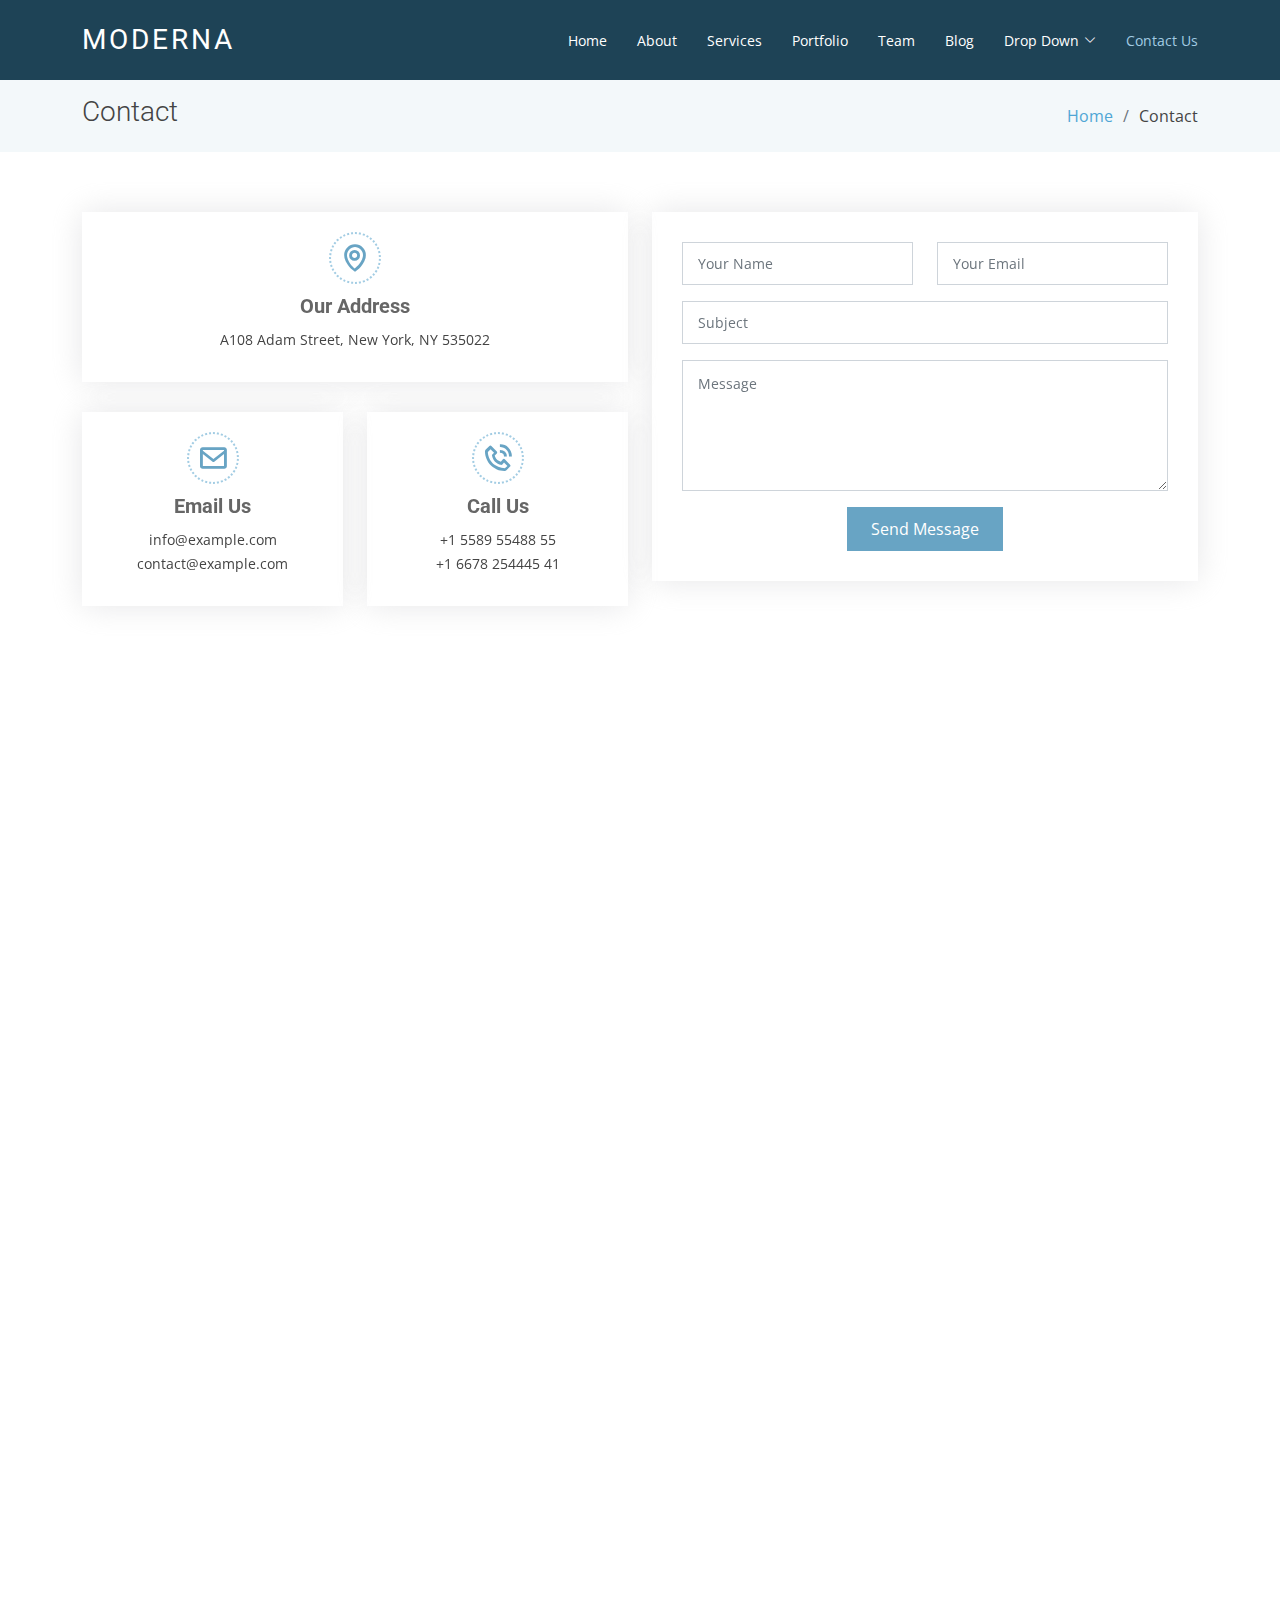
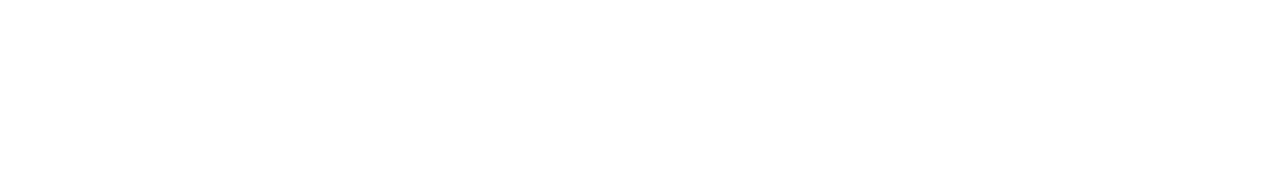
<file: contact.html>
<!DOCTYPE html>
<html lang="en">

<head>
  <meta charset="utf-8">
  <meta content="width=device-width, initial-scale=1.0" name="viewport">

  <title>Contact - Moderna Bootstrap Template</title>
  <meta content="" name="description">
  <meta content="" name="keywords">

  <!-- Favicons -->
  <link href="assets/img/favicon.png" rel="icon">
  <link href="assets/img/apple-touch-icon.png" rel="apple-touch-icon">

  <!-- Google Fonts -->
  <link href="https://fonts.googleapis.com/css?family=Open+Sans:300,300i,400,400i,600,600i,700,700i|Roboto:300,300i,400,400i,500,500i,700,700i&display=swap" rel="stylesheet">

  <!-- Vendor CSS Files -->
  <link href="assets/vendor/animate.css/animate.min.css" rel="stylesheet">
  <link href="assets/vendor/aos/aos.css" rel="stylesheet">
  <link href="assets/vendor/bootstrap/css/bootstrap.min.css" rel="stylesheet">
  <link href="assets/vendor/bootstrap-icons/bootstrap-icons.css" rel="stylesheet">
  <link href="assets/vendor/boxicons/css/boxicons.min.css" rel="stylesheet">
  <link href="assets/vendor/glightbox/css/glightbox.min.css" rel="stylesheet">
  <link href="assets/vendor/swiper/swiper-bundle.min.css" rel="stylesheet">

  <!-- Template Main CSS File -->
  <link href="assets/css/style.css" rel="stylesheet">

  <!-- =======================================================
  * Template Name: Moderna - v4.11.0
  * Template URL: https://bootstrapmade.com/free-bootstrap-template-corporate-moderna/
  * Author: BootstrapMade.com
  * License: https://bootstrapmade.com/license/
  ======================================================== -->
</head>

<body>

  <!-- ======= Header ======= -->
  <header id="header" class="fixed-top d-flex align-items-center ">
    <div class="container d-flex justify-content-between align-items-center">

      <div class="logo">
        <h1 class="text-light"><a href="index.html"><span>Moderna</span></a></h1>
        <!-- Uncomment below if you prefer to use an image logo -->
        <!-- <a href="index.html"><img src="assets/img/logo.png" alt="" class="img-fluid"></a>-->
      </div>

      <nav id="navbar" class="navbar">
        <ul>
          <li><a class="" href="index.html">Home</a></li>
          <li><a href="about.html">About</a></li>
          <li><a href="services.html">Services</a></li>
          <li><a href="portfolio.html">Portfolio</a></li>
          <li><a href="team.html">Team</a></li>
          <li><a href="blog.html">Blog</a></li>
          <li class="dropdown"><a href="#"><span>Drop Down</span> <i class="bi bi-chevron-down"></i></a>
            <ul>
              <li><a href="#">Drop Down 1</a></li>
              <li class="dropdown"><a href="#"><span>Deep Drop Down</span> <i class="bi bi-chevron-right"></i></a>
                <ul>
                  <li><a href="#">Deep Drop Down 1</a></li>
                  <li><a href="#">Deep Drop Down 2</a></li>
                  <li><a href="#">Deep Drop Down 3</a></li>
                  <li><a href="#">Deep Drop Down 4</a></li>
                  <li><a href="#">Deep Drop Down 5</a></li>
                </ul>
              </li>
              <li><a href="#">Drop Down 2</a></li>
              <li><a href="#">Drop Down 3</a></li>
              <li><a href="#">Drop Down 4</a></li>
            </ul>
          </li>
          <li><a class="active" href="contact.html">Contact Us</a></li>
        </ul>
        <i class="bi bi-list mobile-nav-toggle"></i>
      </nav><!-- .navbar -->

    </div>
  </header><!-- End Header -->

  <main id="main">

    <!-- ======= Contact Section ======= -->
    <section class="breadcrumbs">
      <div class="container">

        <div class="d-flex justify-content-between align-items-center">
          <h2>Contact</h2>
          <ol>
            <li><a href="index.html">Home</a></li>
            <li>Contact</li>
          </ol>
        </div>

      </div>
    </section><!-- End Contact Section -->

    <!-- ======= Contact Section ======= -->
    <section class="contact" data-aos="fade-up" data-aos-easing="ease-in-out" data-aos-duration="500">
      <div class="container">

        <div class="row">

          <div class="col-lg-6">

            <div class="row">
              <div class="col-md-12">
                <div class="info-box">
                  <i class="bx bx-map"></i>
                  <h3>Our Address</h3>
                  <p>A108 Adam Street, New York, NY 535022</p>
                </div>
              </div>
              <div class="col-md-6">
                <div class="info-box">
                  <i class="bx bx-envelope"></i>
                  <h3>Email Us</h3>
                  <p>info@example.com<br>contact@example.com</p>
                </div>
              </div>
              <div class="col-md-6">
                <div class="info-box">
                  <i class="bx bx-phone-call"></i>
                  <h3>Call Us</h3>
                  <p>+1 5589 55488 55<br>+1 6678 254445 41</p>
                </div>
              </div>
            </div>

          </div>

          <div class="col-lg-6">
            <form action="forms/contact.php" method="post" role="form" class="php-email-form">
              <div class="row">
                <div class="col-md-6 form-group">
                  <input type="text" name="name" class="form-control" id="name" placeholder="Your Name" required>
                </div>
                <div class="col-md-6 form-group mt-3 mt-md-0">
                  <input type="email" class="form-control" name="email" id="email" placeholder="Your Email" required>
                </div>
              </div>
              <div class="form-group mt-3">
                <input type="text" class="form-control" name="subject" id="subject" placeholder="Subject" required>
              </div>
              <div class="form-group mt-3">
                <textarea class="form-control" name="message" rows="5" placeholder="Message" required></textarea>
              </div>
              <div class="my-3">
                <div class="loading">Loading</div>
                <div class="error-message"></div>
                <div class="sent-message">Your message has been sent. Thank you!</div>
              </div>
              <div class="text-center"><button type="submit">Send Message</button></div>
            </form>
          </div>

        </div>

      </div>
    </section><!-- End Contact Section -->

    <!-- ======= Map Section ======= -->
    <section class="map mt-2">
      <div class="container-fluid p-0">
        <iframe src="https://www.google.com/maps/embed?pb=!1m18!1m12!1m3!1d3024.2219901290355!2d-74.00369368400567!3d40.71312937933185!2m3!1f0!2f0!3f0!3m2!1i1024!2i768!4f13.1!3m3!1m2!1s0x89c25a23e28c1191%3A0x49f75d3281df052a!2s150%20Park%20Row%2C%20New%20York%2C%20NY%2010007%2C%20USA!5e0!3m2!1sen!2sbg!4v1579767901424!5m2!1sen!2sbg" frameborder="0" style="border:0;" allowfullscreen=""></iframe>
      </div>
    </section><!-- End Map Section -->

  </main><!-- End #main -->

  <!-- ======= Footer ======= -->
  <footer id="footer" data-aos="fade-up" data-aos-easing="ease-in-out" data-aos-duration="500">

    <div class="footer-newsletter">
      <div class="container">
        <div class="row">
          <div class="col-lg-6">
            <h4>Our Newsletter</h4>
            <p>Tamen quem nulla quae legam multos aute sint culpa legam noster magna</p>
          </div>
          <div class="col-lg-6">
            <form action="" method="post">
              <input type="email" name="email"><input type="submit" value="Subscribe">
            </form>
          </div>
        </div>
      </div>
    </div>

    <div class="footer-top">
      <div class="container">
        <div class="row">

          <div class="col-lg-3 col-md-6 footer-links">
            <h4>Useful Links</h4>
            <ul>
              <li><i class="bx bx-chevron-right"></i> <a href="#">Home</a></li>
              <li><i class="bx bx-chevron-right"></i> <a href="#">About us</a></li>
              <li><i class="bx bx-chevron-right"></i> <a href="#">Services</a></li>
              <li><i class="bx bx-chevron-right"></i> <a href="#">Terms of service</a></li>
              <li><i class="bx bx-chevron-right"></i> <a href="#">Privacy policy</a></li>
            </ul>
          </div>

          <div class="col-lg-3 col-md-6 footer-links">
            <h4>Our Services</h4>
            <ul>
              <li><i class="bx bx-chevron-right"></i> <a href="#">Web Design</a></li>
              <li><i class="bx bx-chevron-right"></i> <a href="#">Web Development</a></li>
              <li><i class="bx bx-chevron-right"></i> <a href="#">Product Management</a></li>
              <li><i class="bx bx-chevron-right"></i> <a href="#">Marketing</a></li>
              <li><i class="bx bx-chevron-right"></i> <a href="#">Graphic Design</a></li>
            </ul>
          </div>

          <div class="col-lg-3 col-md-6 footer-contact">
            <h4>Contact Us</h4>
            <p>
              A108 Adam Street <br>
              New York, NY 535022<br>
              United States <br><br>
              <strong>Phone:</strong> +1 5589 55488 55<br>
              <strong>Email:</strong> info@example.com<br>
            </p>

          </div>

          <div class="col-lg-3 col-md-6 footer-info">
            <h3>About Moderna</h3>
            <p>Cras fermentum odio eu feugiat lide par naso tierra. Justo eget nada terra videa magna derita valies darta donna mare fermentum iaculis eu non diam phasellus.</p>
            <div class="social-links mt-3">
              <a href="#" class="twitter"><i class="bx bxl-twitter"></i></a>
              <a href="#" class="facebook"><i class="bx bxl-facebook"></i></a>
              <a href="#" class="instagram"><i class="bx bxl-instagram"></i></a>
              <a href="#" class="linkedin"><i class="bx bxl-linkedin"></i></a>
            </div>
          </div>

        </div>
      </div>
    </div>

    <div class="container">
      <div class="copyright">
        &copy; Copyright <strong><span>Moderna</span></strong>. All Rights Reserved
      </div>
      <div class="credits">
        <!-- All the links in the footer should remain intact. -->
        <!-- You can delete the links only if you purchased the pro version. -->
        <!-- Licensing information: https://bootstrapmade.com/license/ -->
        <!-- Purchase the pro version with working PHP/AJAX contact form: https://bootstrapmade.com/free-bootstrap-template-corporate-moderna/ -->
        Designed by <a href="https://bootstrapmade.com/">BootstrapMade</a>
      </div>
    </div>
  </footer><!-- End Footer -->

  <a href="#" class="back-to-top d-flex align-items-center justify-content-center"><i class="bi bi-arrow-up-short"></i></a>

  <!-- Vendor JS Files -->
  <script src="assets/vendor/purecounter/purecounter_vanilla.js"></script>
  <script src="assets/vendor/aos/aos.js"></script>
  <script src="assets/vendor/bootstrap/js/bootstrap.bundle.min.js"></script>
  <script src="assets/vendor/glightbox/js/glightbox.min.js"></script>
  <script src="assets/vendor/isotope-layout/isotope.pkgd.min.js"></script>
  <script src="assets/vendor/swiper/swiper-bundle.min.js"></script>
  <script src="assets/vendor/waypoints/noframework.waypoints.js"></script>
  <script src="assets/vendor/php-email-form/validate.js"></script>

  <!-- Template Main JS File -->
  <script src="assets/js/main.js"></script>

</body>

</html>
</file>
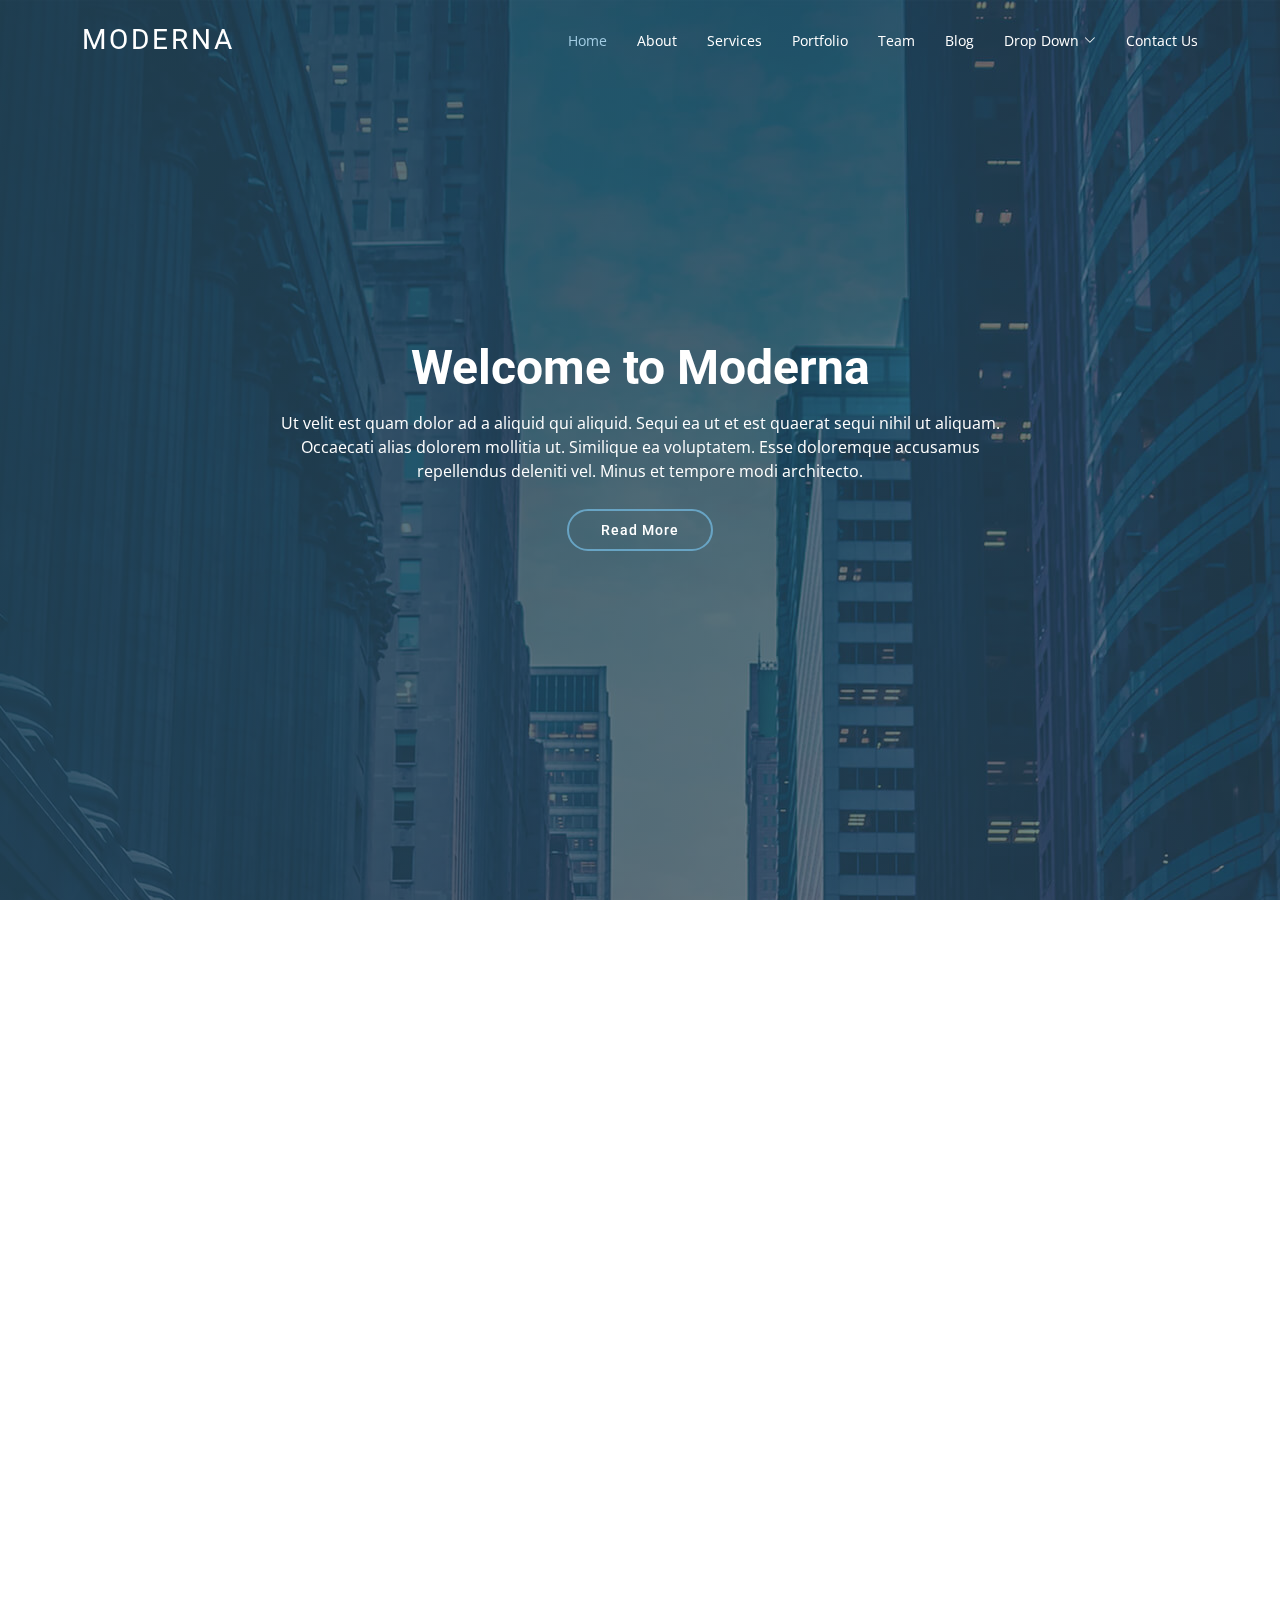
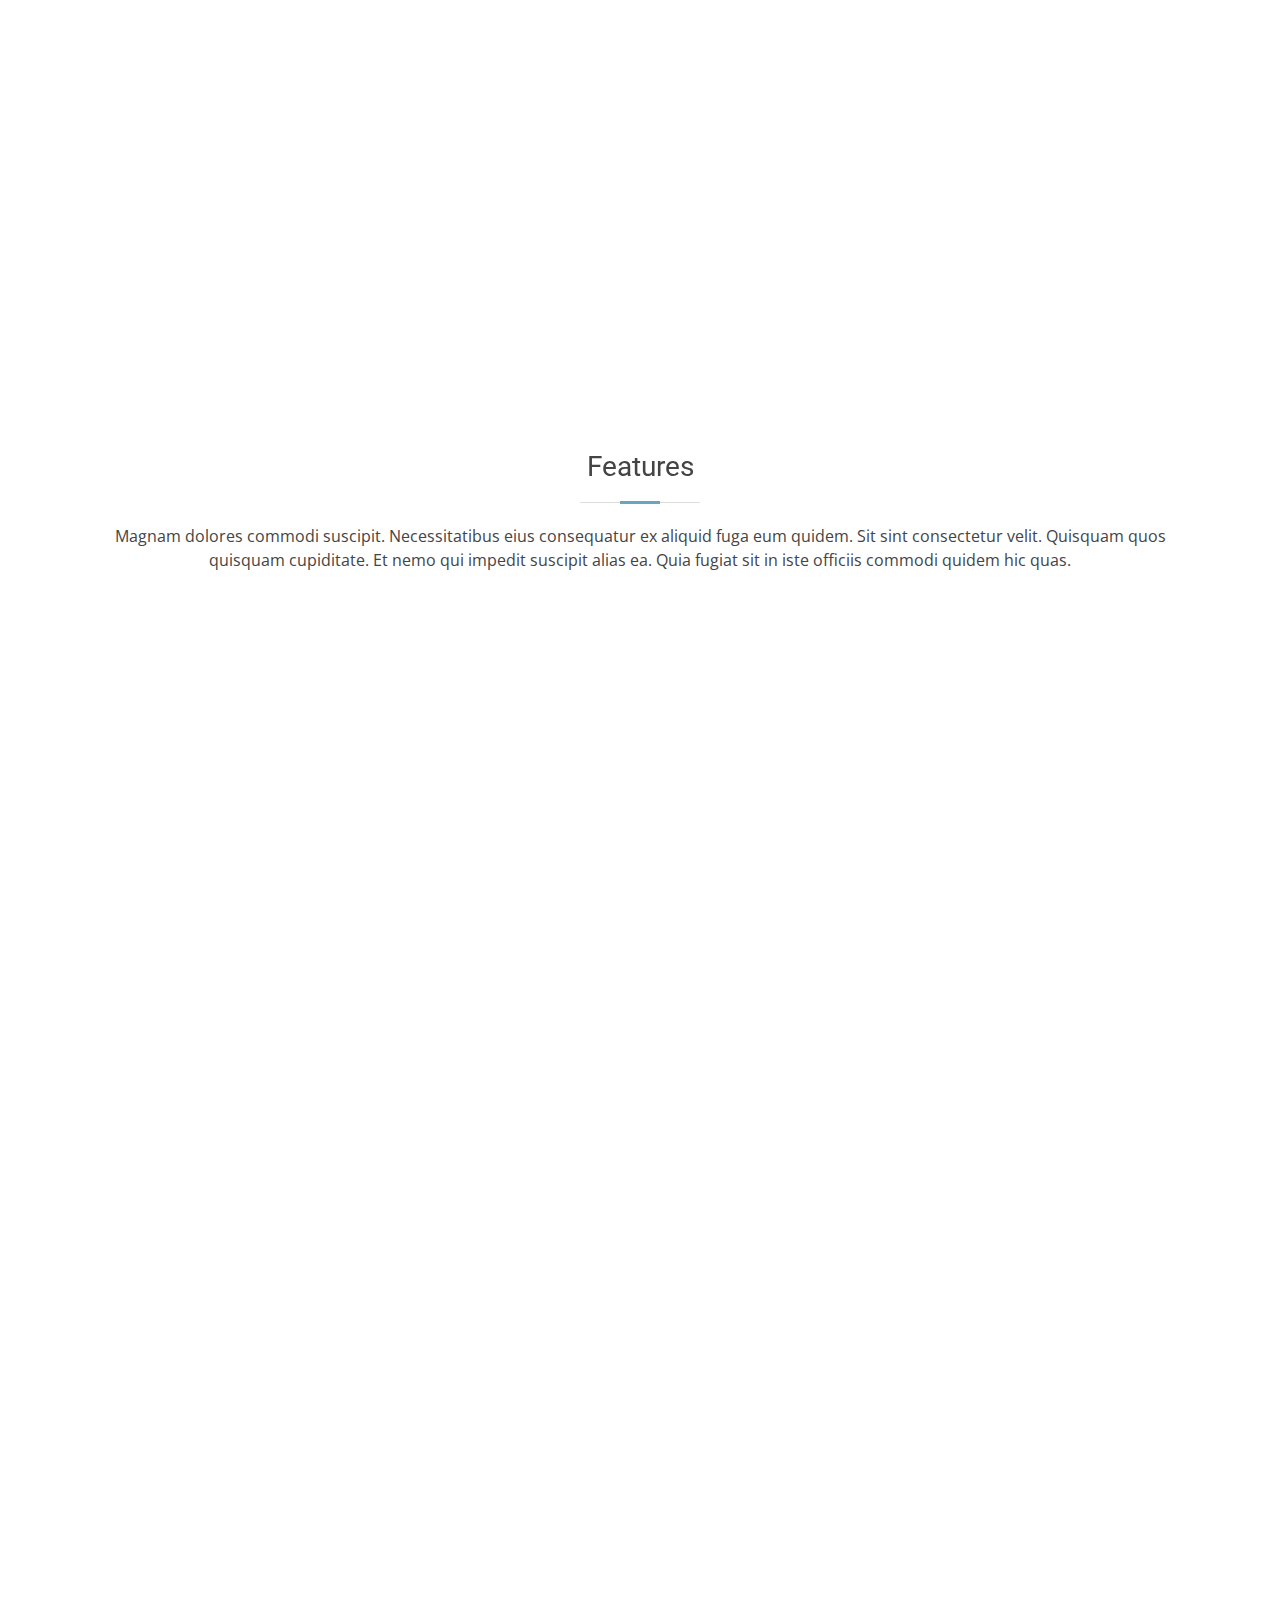
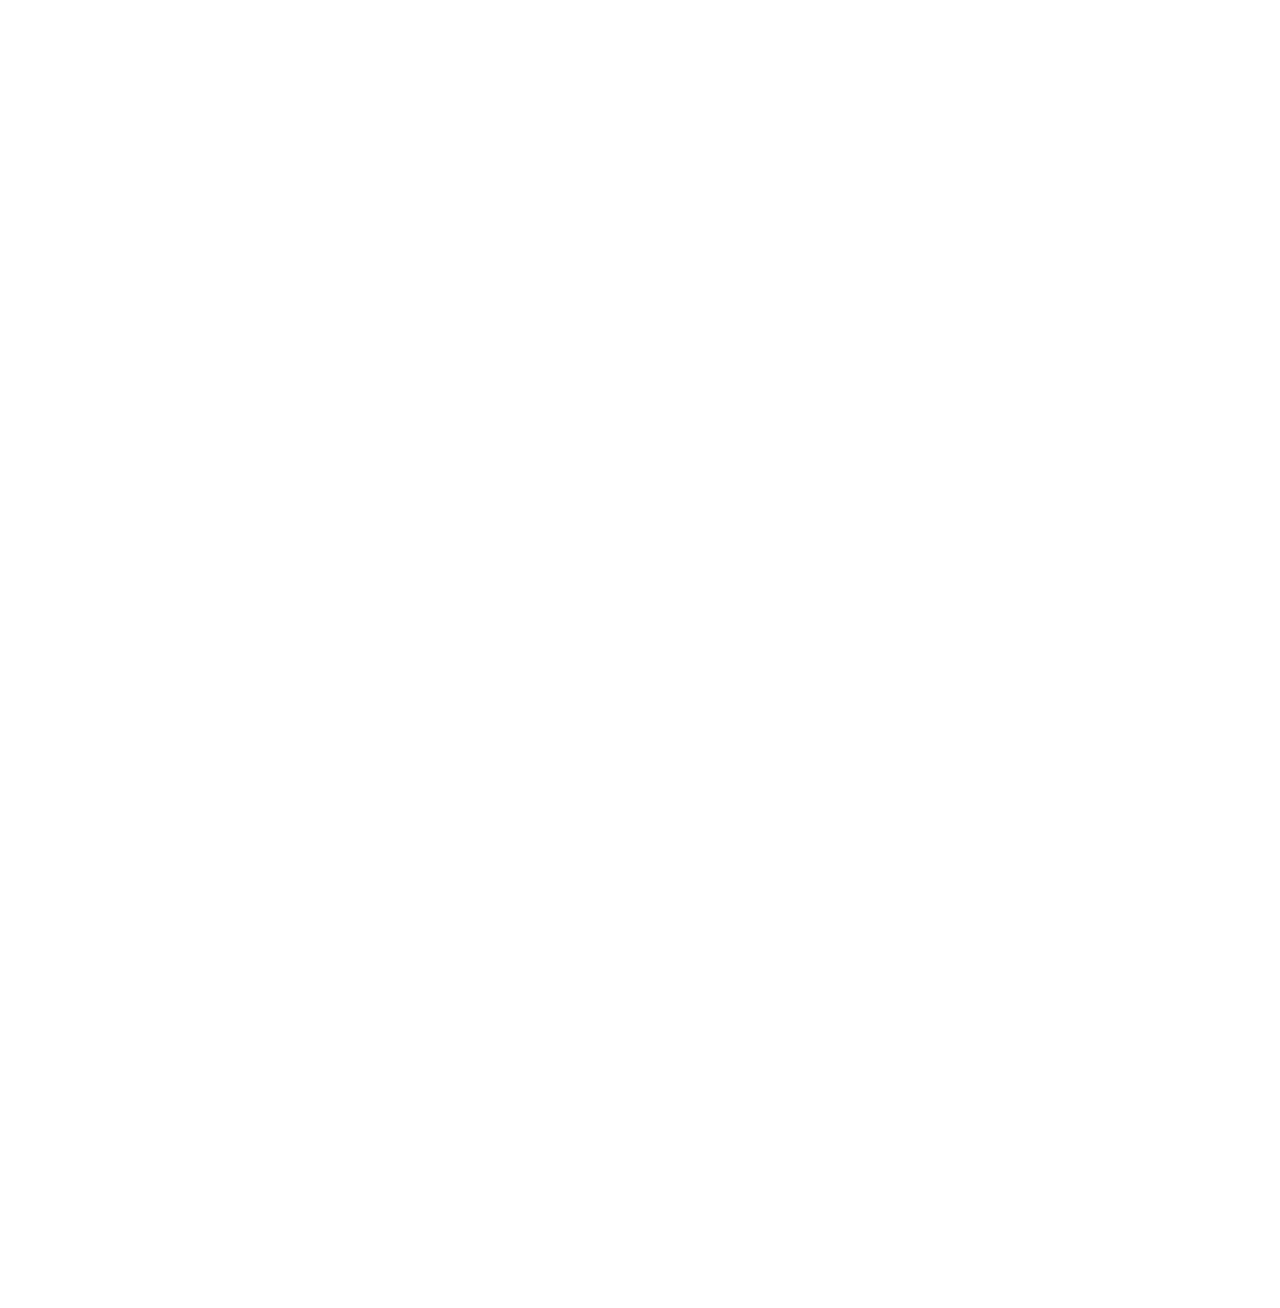
<file: index-2.html>
<!DOCTYPE html>
<html lang="en">

<head>
  <meta charset="utf-8">
  <meta content="width=device-width, initial-scale=1.0" name="viewport">

  <title>Moderna Bootstrap Template - Index 2 without slider</title>
  <meta content="" name="description">
  <meta content="" name="keywords">

  <!-- Favicons -->
  <link href="assets/img/favicon.png" rel="icon">
  <link href="assets/img/apple-touch-icon.png" rel="apple-touch-icon">

  <!-- Google Fonts -->
  <link href="https://fonts.googleapis.com/css?family=Open+Sans:300,300i,400,400i,600,600i,700,700i|Roboto:300,300i,400,400i,500,500i,700,700i&display=swap" rel="stylesheet">

  <!-- Vendor CSS Files -->
  <link href="assets/vendor/animate.css/animate.min.css" rel="stylesheet">
  <link href="assets/vendor/aos/aos.css" rel="stylesheet">
  <link href="assets/vendor/bootstrap/css/bootstrap.min.css" rel="stylesheet">
  <link href="assets/vendor/bootstrap-icons/bootstrap-icons.css" rel="stylesheet">
  <link href="assets/vendor/boxicons/css/boxicons.min.css" rel="stylesheet">
  <link href="assets/vendor/glightbox/css/glightbox.min.css" rel="stylesheet">
  <link href="assets/vendor/swiper/swiper-bundle.min.css" rel="stylesheet">

  <!-- Template Main CSS File -->
  <link href="assets/css/style.css" rel="stylesheet">

  <!-- =======================================================
  * Template Name: Moderna - v4.11.0
  * Template URL: https://bootstrapmade.com/free-bootstrap-template-corporate-moderna/
  * Author: BootstrapMade.com
  * License: https://bootstrapmade.com/license/
  ======================================================== -->
</head>

<body>

  <!-- ======= Header ======= -->
  <header id="header" class="fixed-top d-flex align-items-center header-transparent">
    <div class="container d-flex justify-content-between align-items-center">

      <div class="logo">
        <h1 class="text-light"><a href="index.html"><span>Moderna</span></a></h1>
        <!-- Uncomment below if you prefer to use an image logo -->
        <!-- <a href="index.html"><img src="assets/img/logo.png" alt="" class="img-fluid"></a>-->
      </div>

      <nav id="navbar" class="navbar">
        <ul>
          <li><a class="active " href="index.html">Home</a></li>
          <li><a href="about.html">About</a></li>
          <li><a href="services.html">Services</a></li>
          <li><a href="portfolio.html">Portfolio</a></li>
          <li><a href="team.html">Team</a></li>
          <li><a href="blog.html">Blog</a></li>
          <li class="dropdown"><a href="#"><span>Drop Down</span> <i class="bi bi-chevron-down"></i></a>
            <ul>
              <li><a href="#">Drop Down 1</a></li>
              <li class="dropdown"><a href="#"><span>Deep Drop Down</span> <i class="bi bi-chevron-right"></i></a>
                <ul>
                  <li><a href="#">Deep Drop Down 1</a></li>
                  <li><a href="#">Deep Drop Down 2</a></li>
                  <li><a href="#">Deep Drop Down 3</a></li>
                  <li><a href="#">Deep Drop Down 4</a></li>
                  <li><a href="#">Deep Drop Down 5</a></li>
                </ul>
              </li>
              <li><a href="#">Drop Down 2</a></li>
              <li><a href="#">Drop Down 3</a></li>
              <li><a href="#">Drop Down 4</a></li>
            </ul>
          </li>
          <li><a href="contact.html">Contact Us</a></li>
        </ul>
        <i class="bi bi-list mobile-nav-toggle"></i>
      </nav><!-- .navbar -->

    </div>
  </header><!-- End Header -->

  <!-- ======= Hero No Slider Section ======= -->
  <section id="hero-no-slider" class="d-flex justify-cntent-center align-items-center">
    <div class="container position-relative" data-aos="fade-up" data-aos-delay="100">
      <div class="row justify-content-center">
        <div class="col-xl-8">
          <h2>Welcome to Moderna</h2>
          <p>Ut velit est quam dolor ad a aliquid qui aliquid. Sequi ea ut et est quaerat sequi nihil ut aliquam. Occaecati alias dolorem mollitia ut. Similique ea voluptatem. Esse doloremque accusamus repellendus deleniti vel. Minus et tempore modi architecto.</p>
          <a href="" class="btn-get-started ">Read More</a>
        </div>
      </div>
    </div>
  </section><!-- End Hero No Slider Sectio -->

  <main id="main">

    <!-- ======= Services Section ======= -->
    <section class="services">
      <div class="container">

        <div class="row">
          <div class="col-md-6 col-lg-3 d-flex align-items-stretch" data-aos="fade-up">
            <div class="icon-box icon-box-pink">
              <div class="icon"><i class="bx bxl-dribbble"></i></div>
              <h4 class="title"><a href="">Lorem Ipsum</a></h4>
              <p class="description">Voluptatum deleniti atque corrupti quos dolores et quas molestias excepturi sint occaecati cupiditate non provident</p>
            </div>
          </div>

          <div class="col-md-6 col-lg-3 d-flex align-items-stretch" data-aos="fade-up" data-aos-delay="100">
            <div class="icon-box icon-box-cyan">
              <div class="icon"><i class="bx bx-file"></i></div>
              <h4 class="title"><a href="">Sed ut perspiciatis</a></h4>
              <p class="description">Duis aute irure dolor in reprehenderit in voluptate velit esse cillum dolore eu fugiat nulla pariatur</p>
            </div>
          </div>

          <div class="col-md-6 col-lg-3 d-flex align-items-stretch" data-aos="fade-up" data-aos-delay="200">
            <div class="icon-box icon-box-green">
              <div class="icon"><i class="bx bx-tachometer"></i></div>
              <h4 class="title"><a href="">Magni Dolores</a></h4>
              <p class="description">Excepteur sint occaecat cupidatat non proident, sunt in culpa qui officia deserunt mollit anim id est laborum</p>
            </div>
          </div>

          <div class="col-md-6 col-lg-3 d-flex align-items-stretch" data-aos="fade-up" data-aos-delay="200">
            <div class="icon-box icon-box-blue">
              <div class="icon"><i class="bx bx-world"></i></div>
              <h4 class="title"><a href="">Nemo Enim</a></h4>
              <p class="description">At vero eos et accusamus et iusto odio dignissimos ducimus qui blanditiis praesentium voluptatum deleniti atque</p>
            </div>
          </div>

        </div>

      </div>
    </section><!-- End Services Section -->

    <!-- ======= Why Us Section ======= -->
    <section class="why-us section-bg" data-aos="fade-up" date-aos-delay="200">
      <div class="container">

        <div class="row">
          <div class="col-lg-6 video-box">
            <img src="assets/img/why-us.jpg" class="img-fluid" alt="">
            <a href="https://www.youtube.com/watch?v=jDDaplaOz7Q" class="venobox play-btn mb-4" data-vbtype="video" data-autoplay="true"></a>
          </div>

          <div class="col-lg-6 d-flex flex-column justify-content-center p-5">

            <div class="icon-box">
              <div class="icon"><i class="bx bx-fingerprint"></i></div>
              <h4 class="title"><a href="">Lorem Ipsum</a></h4>
              <p class="description">Voluptatum deleniti atque corrupti quos dolores et quas molestias excepturi sint occaecati cupiditate non provident</p>
            </div>

            <div class="icon-box">
              <div class="icon"><i class="bx bx-gift"></i></div>
              <h4 class="title"><a href="">Nemo Enim</a></h4>
              <p class="description">At vero eos et accusamus et iusto odio dignissimos ducimus qui blanditiis praesentium voluptatum deleniti atque</p>
            </div>

          </div>
        </div>

      </div>
    </section><!-- End Why Us Section -->

    <!-- ======= Features Section ======= -->
    <section class="features">
      <div class="container">

        <div class="section-title">
          <h2>Features</h2>
          <p>Magnam dolores commodi suscipit. Necessitatibus eius consequatur ex aliquid fuga eum quidem. Sit sint consectetur velit. Quisquam quos quisquam cupiditate. Et nemo qui impedit suscipit alias ea. Quia fugiat sit in iste officiis commodi quidem hic quas.</p>
        </div>

        <div class="row" data-aos="fade-up">
          <div class="col-md-5">
            <img src="assets/img/features-1.svg" class="img-fluid" alt="">
          </div>
          <div class="col-md-7 pt-4">
            <h3>Voluptatem dignissimos provident quasi corporis voluptates sit assumenda.</h3>
            <p class="fst-italic">
              Lorem ipsum dolor sit amet, consectetur adipiscing elit, sed do eiusmod tempor incididunt ut labore et dolore
              magna aliqua.
            </p>
            <ul>
              <li><i class="bi bi-check"></i> Ullamco laboris nisi ut aliquip ex ea commodo consequat.</li>
              <li><i class="bi bi-check"></i> Duis aute irure dolor in reprehenderit in voluptate velit.</li>
            </ul>
          </div>
        </div>

        <div class="row" data-aos="fade-up">
          <div class="col-md-5 order-1 order-md-2">
            <img src="assets/img/features-2.svg" class="img-fluid" alt="">
          </div>
          <div class="col-md-7 pt-5 order-2 order-md-1">
            <h3>Corporis temporibus maiores provident</h3>
            <p class="fst-italic">
              Lorem ipsum dolor sit amet, consectetur adipiscing elit, sed do eiusmod tempor incididunt ut labore et dolore
              magna aliqua.
            </p>
            <p>
              Ullamco laboris nisi ut aliquip ex ea commodo consequat. Duis aute irure dolor in reprehenderit in voluptate
              velit esse cillum dolore eu fugiat nulla pariatur. Excepteur sint occaecat cupidatat non proident, sunt in
              culpa qui officia deserunt mollit anim id est laborum
            </p>
          </div>
        </div>

        <div class="row" data-aos="fade-up">
          <div class="col-md-5">
            <img src="assets/img/features-3.svg" class="img-fluid" alt="">
          </div>
          <div class="col-md-7 pt-5">
            <h3>Sunt consequatur ad ut est nulla consectetur reiciendis animi voluptas</h3>
            <p>Cupiditate placeat cupiditate placeat est ipsam culpa. Delectus quia minima quod. Sunt saepe odit aut quia voluptatem hic voluptas dolor doloremque.</p>
            <ul>
              <li><i class="bi bi-check"></i> Ullamco laboris nisi ut aliquip ex ea commodo consequat.</li>
              <li><i class="bi bi-check"></i> Duis aute irure dolor in reprehenderit in voluptate velit.</li>
              <li><i class="bi bi-check"></i> Facilis ut et voluptatem aperiam. Autem soluta ad fugiat.</li>
            </ul>
          </div>
        </div>

        <div class="row" data-aos="fade-up">
          <div class="col-md-5 order-1 order-md-2">
            <img src="assets/img/features-4.svg" class="img-fluid" alt="">
          </div>
          <div class="col-md-7 pt-5 order-2 order-md-1">
            <h3>Quas et necessitatibus eaque impedit ipsum animi consequatur incidunt in</h3>
            <p class="fst-italic">
              Lorem ipsum dolor sit amet, consectetur adipiscing elit, sed do eiusmod tempor incididunt ut labore et dolore
              magna aliqua.
            </p>
            <p>
              Ullamco laboris nisi ut aliquip ex ea commodo consequat. Duis aute irure dolor in reprehenderit in voluptate
              velit esse cillum dolore eu fugiat nulla pariatur. Excepteur sint occaecat cupidatat non proident, sunt in
              culpa qui officia deserunt mollit anim id est laborum
            </p>
          </div>
        </div>

      </div>
    </section><!-- End Features Section -->

  </main><!-- End #main -->

  <!-- ======= Footer ======= -->
  <footer id="footer" data-aos="fade-up" data-aos-easing="ease-in-out" data-aos-duration="500">

    <div class="footer-newsletter">
      <div class="container">
        <div class="row">
          <div class="col-lg-6">
            <h4>Our Newsletter</h4>
            <p>Tamen quem nulla quae legam multos aute sint culpa legam noster magna</p>
          </div>
          <div class="col-lg-6">
            <form action="" method="post">
              <input type="email" name="email"><input type="submit" value="Subscribe">
            </form>
          </div>
        </div>
      </div>
    </div>

    <div class="footer-top">
      <div class="container">
        <div class="row">

          <div class="col-lg-3 col-md-6 footer-links">
            <h4>Useful Links</h4>
            <ul>
              <li><i class="bx bx-chevron-right"></i> <a href="#">Home</a></li>
              <li><i class="bx bx-chevron-right"></i> <a href="#">About us</a></li>
              <li><i class="bx bx-chevron-right"></i> <a href="#">Services</a></li>
              <li><i class="bx bx-chevron-right"></i> <a href="#">Terms of service</a></li>
              <li><i class="bx bx-chevron-right"></i> <a href="#">Privacy policy</a></li>
            </ul>
          </div>

          <div class="col-lg-3 col-md-6 footer-links">
            <h4>Our Services</h4>
            <ul>
              <li><i class="bx bx-chevron-right"></i> <a href="#">Web Design</a></li>
              <li><i class="bx bx-chevron-right"></i> <a href="#">Web Development</a></li>
              <li><i class="bx bx-chevron-right"></i> <a href="#">Product Management</a></li>
              <li><i class="bx bx-chevron-right"></i> <a href="#">Marketing</a></li>
              <li><i class="bx bx-chevron-right"></i> <a href="#">Graphic Design</a></li>
            </ul>
          </div>

          <div class="col-lg-3 col-md-6 footer-contact">
            <h4>Contact Us</h4>
            <p>
              A108 Adam Street <br>
              New York, NY 535022<br>
              United States <br><br>
              <strong>Phone:</strong> +1 5589 55488 55<br>
              <strong>Email:</strong> info@example.com<br>
            </p>

          </div>

          <div class="col-lg-3 col-md-6 footer-info">
            <h3>About Moderna</h3>
            <p>Cras fermentum odio eu feugiat lide par naso tierra. Justo eget nada terra videa magna derita valies darta donna mare fermentum iaculis eu non diam phasellus.</p>
            <div class="social-links mt-3">
              <a href="#" class="twitter"><i class="bx bxl-twitter"></i></a>
              <a href="#" class="facebook"><i class="bx bxl-facebook"></i></a>
              <a href="#" class="instagram"><i class="bx bxl-instagram"></i></a>
              <a href="#" class="linkedin"><i class="bx bxl-linkedin"></i></a>
            </div>
          </div>

        </div>
      </div>
    </div>

    <div class="container">
      <div class="copyright">
        &copy; Copyright <strong><span>Moderna</span></strong>. All Rights Reserved
      </div>
      <div class="credits">
        <!-- All the links in the footer should remain intact. -->
        <!-- You can delete the links only if you purchased the pro version. -->
        <!-- Licensing information: https://bootstrapmade.com/license/ -->
        <!-- Purchase the pro version with working PHP/AJAX contact form: https://bootstrapmade.com/free-bootstrap-template-corporate-moderna/ -->
        Designed by <a href="https://bootstrapmade.com/">BootstrapMade</a>
      </div>
    </div>
  </footer><!-- End Footer -->

  <a href="#" class="back-to-top d-flex align-items-center justify-content-center"><i class="bi bi-arrow-up-short"></i></a>

  <!-- Vendor JS Files -->
  <script src="assets/vendor/purecounter/purecounter_vanilla.js"></script>
  <script src="assets/vendor/aos/aos.js"></script>
  <script src="assets/vendor/bootstrap/js/bootstrap.bundle.min.js"></script>
  <script src="assets/vendor/glightbox/js/glightbox.min.js"></script>
  <script src="assets/vendor/isotope-layout/isotope.pkgd.min.js"></script>
  <script src="assets/vendor/swiper/swiper-bundle.min.js"></script>
  <script src="assets/vendor/waypoints/noframework.waypoints.js"></script>
  <script src="assets/vendor/php-email-form/validate.js"></script>

  <!-- Template Main JS File -->
  <script src="assets/js/main.js"></script>

</body>

</html>
</file>
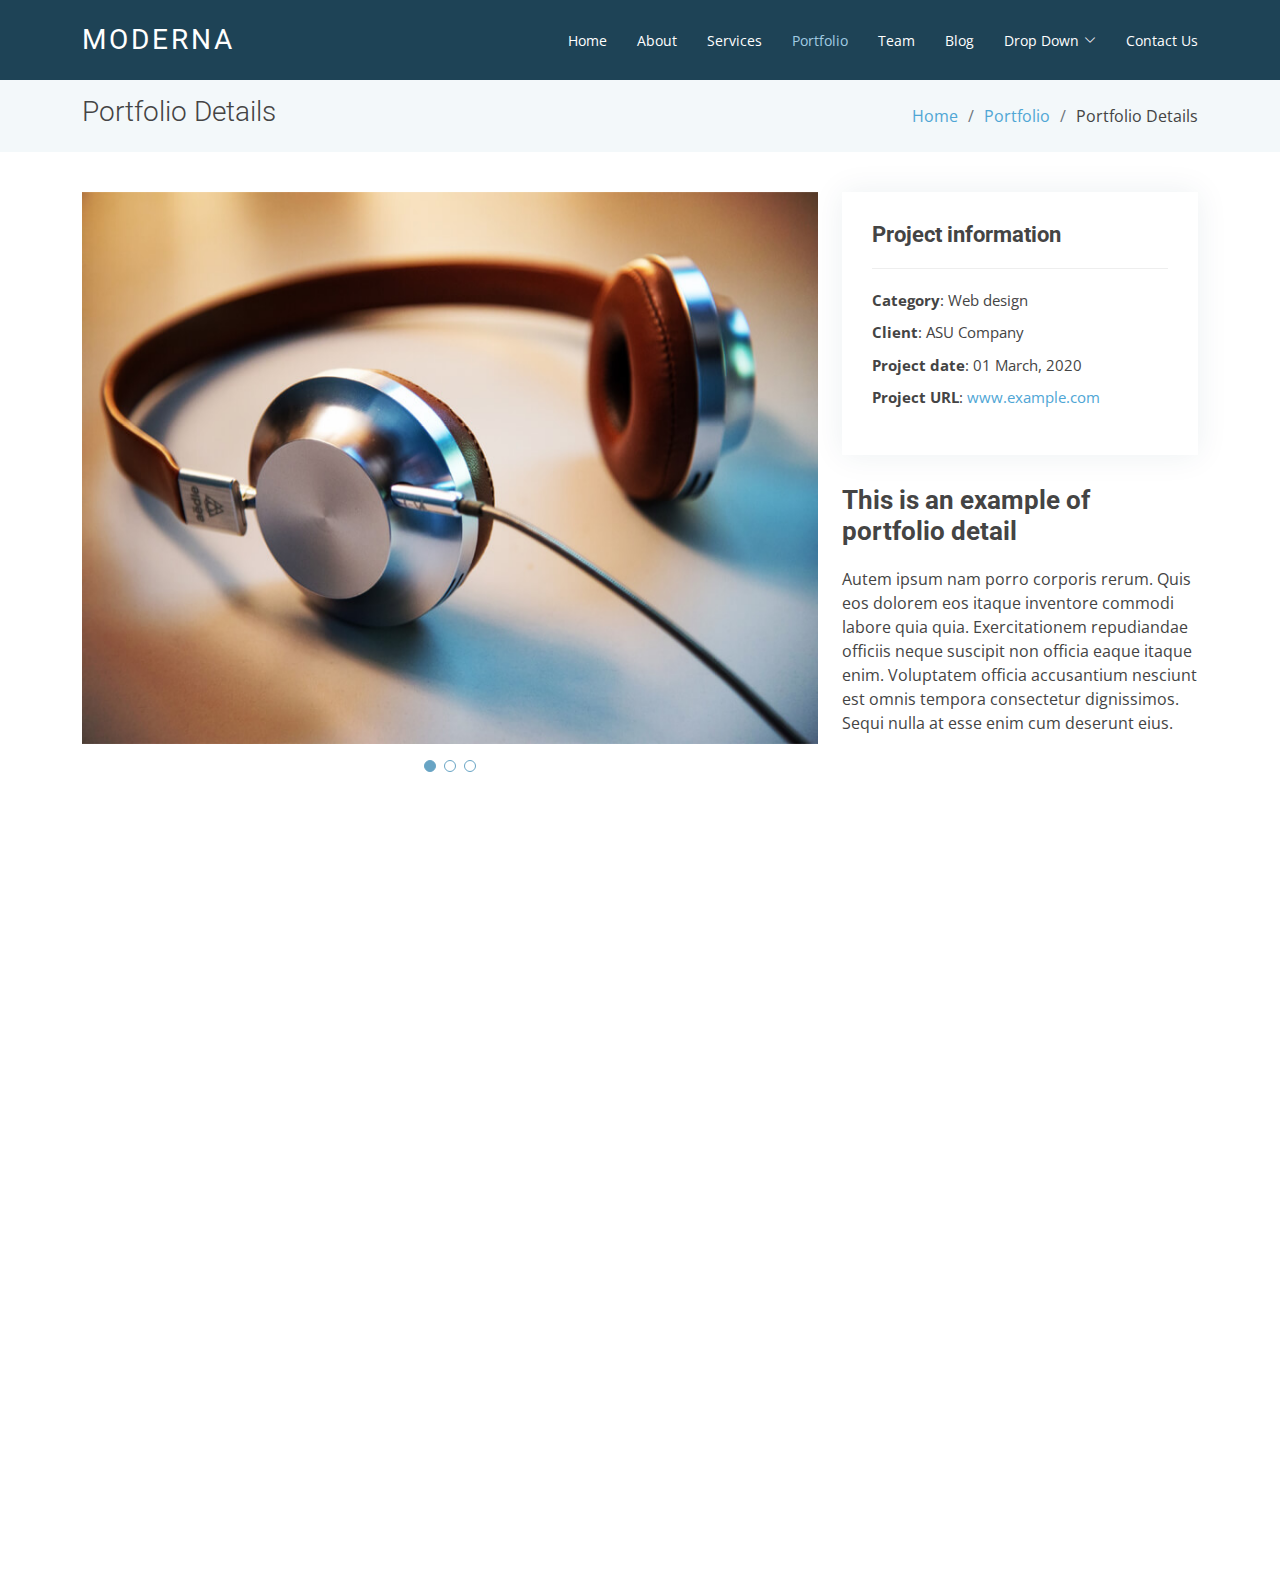
<file: portfolio-details.html>
<!DOCTYPE html>
<html lang="en">

<head>
  <meta charset="utf-8">
  <meta content="width=device-width, initial-scale=1.0" name="viewport">

  <title>Portfolio Details - Moderna Bootstrap Template</title>
  <meta content="" name="description">
  <meta content="" name="keywords">

  <!-- Favicons -->
  <link href="assets/img/favicon.png" rel="icon">
  <link href="assets/img/apple-touch-icon.png" rel="apple-touch-icon">

  <!-- Google Fonts -->
  <link href="https://fonts.googleapis.com/css?family=Open+Sans:300,300i,400,400i,600,600i,700,700i|Roboto:300,300i,400,400i,500,500i,700,700i&display=swap" rel="stylesheet">

  <!-- Vendor CSS Files -->
  <link href="assets/vendor/animate.css/animate.min.css" rel="stylesheet">
  <link href="assets/vendor/aos/aos.css" rel="stylesheet">
  <link href="assets/vendor/bootstrap/css/bootstrap.min.css" rel="stylesheet">
  <link href="assets/vendor/bootstrap-icons/bootstrap-icons.css" rel="stylesheet">
  <link href="assets/vendor/boxicons/css/boxicons.min.css" rel="stylesheet">
  <link href="assets/vendor/glightbox/css/glightbox.min.css" rel="stylesheet">
  <link href="assets/vendor/swiper/swiper-bundle.min.css" rel="stylesheet">

  <!-- Template Main CSS File -->
  <link href="assets/css/style.css" rel="stylesheet">

  <!-- =======================================================
  * Template Name: Moderna - v4.11.0
  * Template URL: https://bootstrapmade.com/free-bootstrap-template-corporate-moderna/
  * Author: BootstrapMade.com
  * License: https://bootstrapmade.com/license/
  ======================================================== -->
</head>

<body>

  <!-- ======= Header ======= -->
  <header id="header" class="fixed-top d-flex align-items-center ">
    <div class="container d-flex justify-content-between align-items-center">

      <div class="logo">
        <h1 class="text-light"><a href="index.html"><span>Moderna</span></a></h1>
        <!-- Uncomment below if you prefer to use an image logo -->
        <!-- <a href="index.html"><img src="assets/img/logo.png" alt="" class="img-fluid"></a>-->
      </div>

      <nav id="navbar" class="navbar">
        <ul>
          <li><a class="" href="index.html">Home</a></li>
          <li><a href="about.html">About</a></li>
          <li><a href="services.html">Services</a></li>
          <li><a class="active" href="portfolio.html">Portfolio</a></li>
          <li><a href="team.html">Team</a></li>
          <li><a href="blog.html">Blog</a></li>
          <li class="dropdown"><a href="#"><span>Drop Down</span> <i class="bi bi-chevron-down"></i></a>
            <ul>
              <li><a href="#">Drop Down 1</a></li>
              <li class="dropdown"><a href="#"><span>Deep Drop Down</span> <i class="bi bi-chevron-right"></i></a>
                <ul>
                  <li><a href="#">Deep Drop Down 1</a></li>
                  <li><a href="#">Deep Drop Down 2</a></li>
                  <li><a href="#">Deep Drop Down 3</a></li>
                  <li><a href="#">Deep Drop Down 4</a></li>
                  <li><a href="#">Deep Drop Down 5</a></li>
                </ul>
              </li>
              <li><a href="#">Drop Down 2</a></li>
              <li><a href="#">Drop Down 3</a></li>
              <li><a href="#">Drop Down 4</a></li>
            </ul>
          </li>
          <li><a href="contact.html">Contact Us</a></li>
        </ul>
        <i class="bi bi-list mobile-nav-toggle"></i>
      </nav><!-- .navbar -->

    </div>
  </header><!-- End Header -->

  <main id="main">

    <!-- ======= Our Portfolio Section ======= -->
    <section class="breadcrumbs">
      <div class="container">

        <div class="d-flex justify-content-between align-items-center">
          <h2>Portfolio Details</h2>
          <ol>
            <li><a href="index.html">Home</a></li>
            <li><a href="portfolio.html">Portfolio</a></li>
            <li>Portfolio Details</li>
          </ol>
        </div>

      </div>
    </section><!-- End Our Portfolio Section -->

    <!-- ======= Portfolio Details Section ======= -->
    <section id="portfolio-details" class="portfolio-details">
      <div class="container">

        <div class="row gy-4">

          <div class="col-lg-8">
            <div class="portfolio-details-slider swiper">
              <div class="swiper-wrapper align-items-center">

                <div class="swiper-slide">
                  <img src="assets/img/portfolio/portfolio-1.jpg" alt="">
                </div>

                <div class="swiper-slide">
                  <img src="assets/img/portfolio/portfolio-2.jpg" alt="">
                </div>

                <div class="swiper-slide">
                  <img src="assets/img/portfolio/portfolio-3.jpg" alt="">
                </div>

              </div>
              <div class="swiper-pagination"></div>
            </div>
          </div>

          <div class="col-lg-4">
            <div class="portfolio-info">
              <h3>Project information</h3>
              <ul>
                <li><strong>Category</strong>: Web design</li>
                <li><strong>Client</strong>: ASU Company</li>
                <li><strong>Project date</strong>: 01 March, 2020</li>
                <li><strong>Project URL</strong>: <a href="#">www.example.com</a></li>
              </ul>
            </div>
            <div class="portfolio-description">
              <h2>This is an example of portfolio detail</h2>
              <p>
                Autem ipsum nam porro corporis rerum. Quis eos dolorem eos itaque inventore commodi labore quia quia. Exercitationem repudiandae officiis neque suscipit non officia eaque itaque enim. Voluptatem officia accusantium nesciunt est omnis tempora consectetur dignissimos. Sequi nulla at esse enim cum deserunt eius.
              </p>
            </div>
          </div>

        </div>

      </div>
    </section><!-- End Portfolio Details Section -->

  </main><!-- End #main -->

  <!-- ======= Footer ======= -->
  <footer id="footer" data-aos="fade-up" data-aos-easing="ease-in-out" data-aos-duration="500">

    <div class="footer-newsletter">
      <div class="container">
        <div class="row">
          <div class="col-lg-6">
            <h4>Our Newsletter</h4>
            <p>Tamen quem nulla quae legam multos aute sint culpa legam noster magna</p>
          </div>
          <div class="col-lg-6">
            <form action="" method="post">
              <input type="email" name="email"><input type="submit" value="Subscribe">
            </form>
          </div>
        </div>
      </div>
    </div>

    <div class="footer-top">
      <div class="container">
        <div class="row">

          <div class="col-lg-3 col-md-6 footer-links">
            <h4>Useful Links</h4>
            <ul>
              <li><i class="bx bx-chevron-right"></i> <a href="#">Home</a></li>
              <li><i class="bx bx-chevron-right"></i> <a href="#">About us</a></li>
              <li><i class="bx bx-chevron-right"></i> <a href="#">Services</a></li>
              <li><i class="bx bx-chevron-right"></i> <a href="#">Terms of service</a></li>
              <li><i class="bx bx-chevron-right"></i> <a href="#">Privacy policy</a></li>
            </ul>
          </div>

          <div class="col-lg-3 col-md-6 footer-links">
            <h4>Our Services</h4>
            <ul>
              <li><i class="bx bx-chevron-right"></i> <a href="#">Web Design</a></li>
              <li><i class="bx bx-chevron-right"></i> <a href="#">Web Development</a></li>
              <li><i class="bx bx-chevron-right"></i> <a href="#">Product Management</a></li>
              <li><i class="bx bx-chevron-right"></i> <a href="#">Marketing</a></li>
              <li><i class="bx bx-chevron-right"></i> <a href="#">Graphic Design</a></li>
            </ul>
          </div>

          <div class="col-lg-3 col-md-6 footer-contact">
            <h4>Contact Us</h4>
            <p>
              A108 Adam Street <br>
              New York, NY 535022<br>
              United States <br><br>
              <strong>Phone:</strong> +1 5589 55488 55<br>
              <strong>Email:</strong> info@example.com<br>
            </p>

          </div>

          <div class="col-lg-3 col-md-6 footer-info">
            <h3>About Moderna</h3>
            <p>Cras fermentum odio eu feugiat lide par naso tierra. Justo eget nada terra videa magna derita valies darta donna mare fermentum iaculis eu non diam phasellus.</p>
            <div class="social-links mt-3">
              <a href="#" class="twitter"><i class="bx bxl-twitter"></i></a>
              <a href="#" class="facebook"><i class="bx bxl-facebook"></i></a>
              <a href="#" class="instagram"><i class="bx bxl-instagram"></i></a>
              <a href="#" class="linkedin"><i class="bx bxl-linkedin"></i></a>
            </div>
          </div>

        </div>
      </div>
    </div>

    <div class="container">
      <div class="copyright">
        &copy; Copyright <strong><span>Moderna</span></strong>. All Rights Reserved
      </div>
      <div class="credits">
        <!-- All the links in the footer should remain intact. -->
        <!-- You can delete the links only if you purchased the pro version. -->
        <!-- Licensing information: https://bootstrapmade.com/license/ -->
        <!-- Purchase the pro version with working PHP/AJAX contact form: https://bootstrapmade.com/free-bootstrap-template-corporate-moderna/ -->
        Designed by <a href="https://bootstrapmade.com/">BootstrapMade</a>
      </div>
    </div>
  </footer><!-- End Footer -->

  <a href="#" class="back-to-top d-flex align-items-center justify-content-center"><i class="bi bi-arrow-up-short"></i></a>

  <!-- Vendor JS Files -->
  <script src="assets/vendor/purecounter/purecounter_vanilla.js"></script>
  <script src="assets/vendor/aos/aos.js"></script>
  <script src="assets/vendor/bootstrap/js/bootstrap.bundle.min.js"></script>
  <script src="assets/vendor/glightbox/js/glightbox.min.js"></script>
  <script src="assets/vendor/isotope-layout/isotope.pkgd.min.js"></script>
  <script src="assets/vendor/swiper/swiper-bundle.min.js"></script>
  <script src="assets/vendor/waypoints/noframework.waypoints.js"></script>
  <script src="assets/vendor/php-email-form/validate.js"></script>

  <!-- Template Main JS File -->
  <script src="assets/js/main.js"></script>

</body>

</html>
</file>
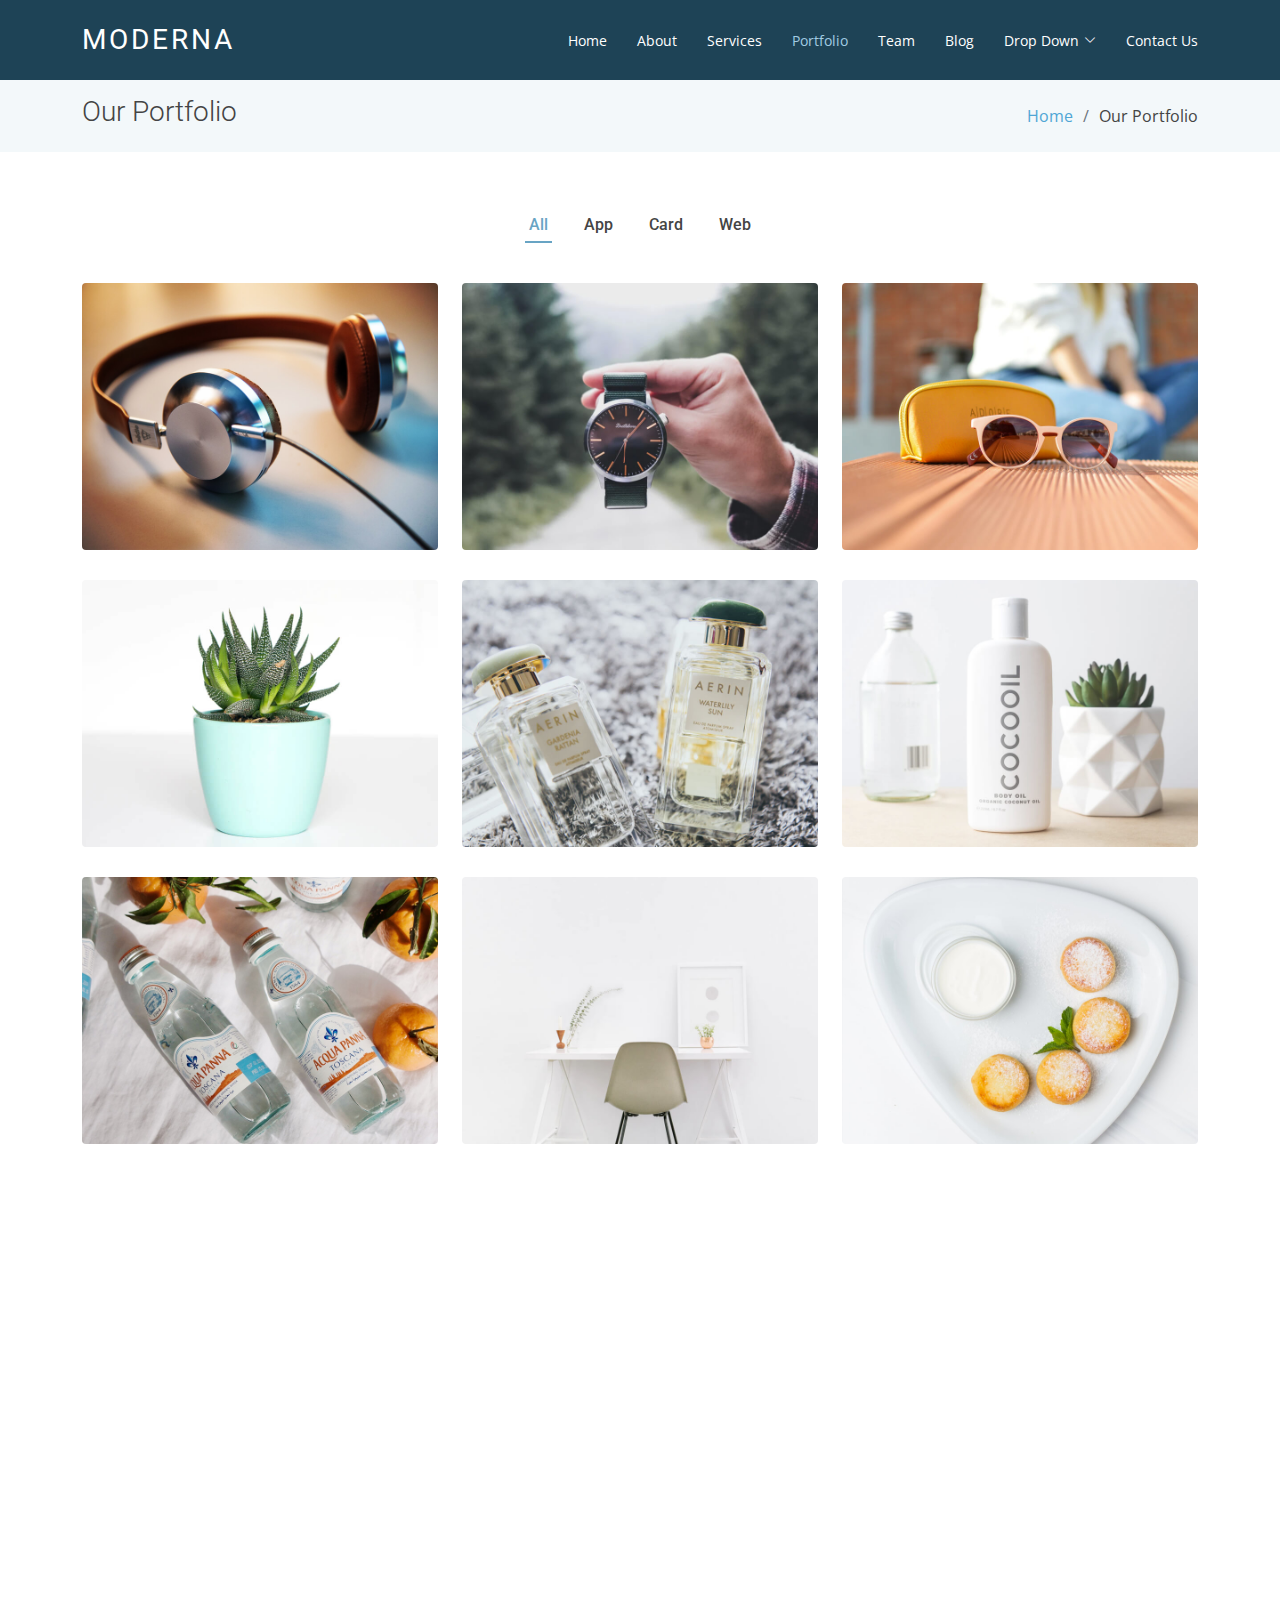
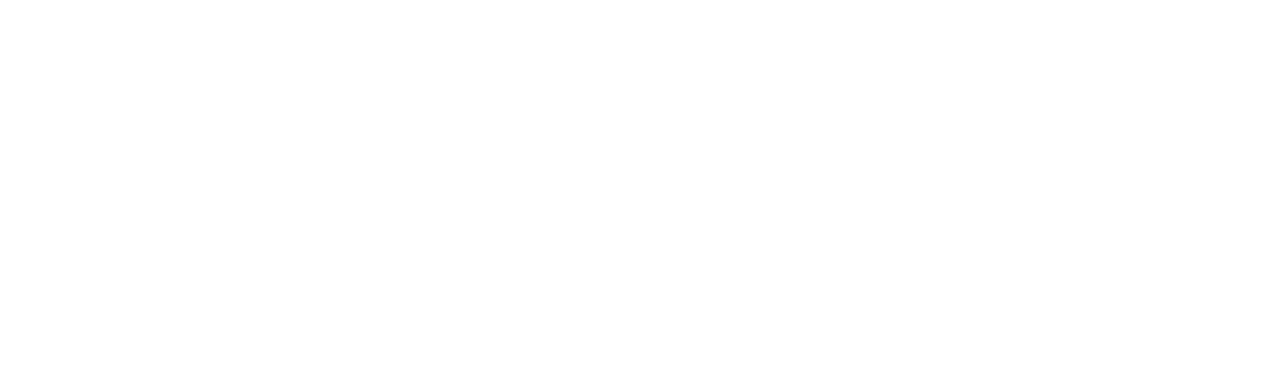
<file: portfolio.html>
<!DOCTYPE html>
<html lang="en">

<head>
  <meta charset="utf-8">
  <meta content="width=device-width, initial-scale=1.0" name="viewport">

  <title>Portfolio - Moderna Bootstrap Template</title>
  <meta content="" name="description">
  <meta content="" name="keywords">

  <!-- Favicons -->
  <link href="assets/img/favicon.png" rel="icon">
  <link href="assets/img/apple-touch-icon.png" rel="apple-touch-icon">

  <!-- Google Fonts -->
  <link href="https://fonts.googleapis.com/css?family=Open+Sans:300,300i,400,400i,600,600i,700,700i|Roboto:300,300i,400,400i,500,500i,700,700i&display=swap" rel="stylesheet">

  <!-- Vendor CSS Files -->
  <link href="assets/vendor/animate.css/animate.min.css" rel="stylesheet">
  <link href="assets/vendor/aos/aos.css" rel="stylesheet">
  <link href="assets/vendor/bootstrap/css/bootstrap.min.css" rel="stylesheet">
  <link href="assets/vendor/bootstrap-icons/bootstrap-icons.css" rel="stylesheet">
  <link href="assets/vendor/boxicons/css/boxicons.min.css" rel="stylesheet">
  <link href="assets/vendor/glightbox/css/glightbox.min.css" rel="stylesheet">
  <link href="assets/vendor/swiper/swiper-bundle.min.css" rel="stylesheet">

  <!-- Template Main CSS File -->
  <link href="assets/css/style.css" rel="stylesheet">

  <!-- =======================================================
  * Template Name: Moderna - v4.11.0
  * Template URL: https://bootstrapmade.com/free-bootstrap-template-corporate-moderna/
  * Author: BootstrapMade.com
  * License: https://bootstrapmade.com/license/
  ======================================================== -->
</head>

<body>

  <!-- ======= Header ======= -->
  <header id="header" class="fixed-top d-flex align-items-center ">
    <div class="container d-flex justify-content-between align-items-center">

      <div class="logo">
        <h1 class="text-light"><a href="index.html"><span>Moderna</span></a></h1>
        <!-- Uncomment below if you prefer to use an image logo -->
        <!-- <a href="index.html"><img src="assets/img/logo.png" alt="" class="img-fluid"></a>-->
      </div>

      <nav id="navbar" class="navbar">
        <ul>
          <li><a class="" href="index.html">Home</a></li>
          <li><a href="about.html">About</a></li>
          <li><a href="services.html">Services</a></li>
          <li><a class="active" href="portfolio.html">Portfolio</a></li>
          <li><a href="team.html">Team</a></li>
          <li><a href="blog.html">Blog</a></li>
          <li class="dropdown"><a href="#"><span>Drop Down</span> <i class="bi bi-chevron-down"></i></a>
            <ul>
              <li><a href="#">Drop Down 1</a></li>
              <li class="dropdown"><a href="#"><span>Deep Drop Down</span> <i class="bi bi-chevron-right"></i></a>
                <ul>
                  <li><a href="#">Deep Drop Down 1</a></li>
                  <li><a href="#">Deep Drop Down 2</a></li>
                  <li><a href="#">Deep Drop Down 3</a></li>
                  <li><a href="#">Deep Drop Down 4</a></li>
                  <li><a href="#">Deep Drop Down 5</a></li>
                </ul>
              </li>
              <li><a href="#">Drop Down 2</a></li>
              <li><a href="#">Drop Down 3</a></li>
              <li><a href="#">Drop Down 4</a></li>
            </ul>
          </li>
          <li><a href="contact.html">Contact Us</a></li>
        </ul>
        <i class="bi bi-list mobile-nav-toggle"></i>
      </nav><!-- .navbar -->

    </div>
  </header><!-- End Header -->

  <main id="main">

    <!-- ======= Our Portfolio Section ======= -->
    <section class="breadcrumbs">
      <div class="container">

        <div class="d-flex justify-content-between align-items-center">
          <h2>Our Portfolio</h2>
          <ol>
            <li><a href="index.html">Home</a></li>
            <li>Our Portfolio</li>
          </ol>
        </div>

      </div>
    </section><!-- End Our Portfolio Section -->

    <!-- ======= Portfolio Section ======= -->
    <section class="portfolio">
      <div class="container">

        <div class="row">
          <div class="col-lg-12">
            <ul id="portfolio-flters">
              <li data-filter="*" class="filter-active">All</li>
              <li data-filter=".filter-app">App</li>
              <li data-filter=".filter-card">Card</li>
              <li data-filter=".filter-web">Web</li>
            </ul>
          </div>
        </div>

        <div class="row portfolio-container" data-aos="fade-up" data-aos-easing="ease-in-out" data-aos-duration="500">

          <div class="col-lg-4 col-md-6 portfolio-wrap filter-app">
            <div class="portfolio-item">
              <img src="assets/img/portfolio/portfolio-1.jpg" class="img-fluid" alt="">
              <div class="portfolio-info">
                <h3>App 1</h3>
                <div>
                  <a href="assets/img/portfolio/portfolio-1.jpg" data-gallery="portfolioGallery" class="portfolio-lightbox" title="App 1"><i class="bx bx-plus"></i></a>
                  <a href="portfolio-details.html" title="Portfolio Details"><i class="bx bx-link"></i></a>
                </div>
              </div>
            </div>
          </div>

          <div class="col-lg-4 col-md-6 portfolio-wrap filter-web">
            <div class="portfolio-item">
              <img src="assets/img/portfolio/portfolio-2.jpg" class="img-fluid" alt="">
              <div class="portfolio-info">
                <h3>Web 3</h3>
                <div>
                  <a href="assets/img/portfolio/portfolio-2.jpg" data-gallery="portfolioGallery" class="portfolio-lightbox" title="Web 3"><i class="bx bx-plus"></i></a>
                  <a href="portfolio-details.html" title="Portfolio Details"><i class="bx bx-link"></i></a>
                </div>
              </div>
            </div>
          </div>

          <div class="col-lg-4 col-md-6 portfolio-wrap filter-app">
            <div class="portfolio-item">
              <img src="assets/img/portfolio/portfolio-3.jpg" class="img-fluid" alt="">
              <div class="portfolio-info">
                <h3>App 2</h3>
                <div>
                  <a href="assets/img/portfolio/portfolio-3.jpg" data-gallery="portfolioGallery" class="portfolio-lightbox" title="App 2"><i class="bx bx-plus"></i></a>
                  <a href="portfolio-details.html" title="Portfolio Details"><i class="bx bx-link"></i></a>
                </div>
              </div>
            </div>
          </div>

          <div class="col-lg-4 col-md-6 portfolio-wrap filter-card">
            <div class="portfolio-item">
              <img src="assets/img/portfolio/portfolio-4.jpg" class="img-fluid" alt="">
              <div class="portfolio-info">
                <h3>Card 2</h3>
                <div>
                  <a href="assets/img/portfolio/portfolio-4.jpg" data-gallery="portfolioGallery" class="portfolio-lightbox" title="Card 2"><i class="bx bx-plus"></i></a>
                  <a href="portfolio-details.html" title="Portfolio Details"><i class="bx bx-link"></i></a>
                </div>
              </div>
            </div>
          </div>

          <div class="col-lg-4 col-md-6 portfolio-wrap filter-web">
            <div class="portfolio-item">
              <img src="assets/img/portfolio/portfolio-5.jpg" class="img-fluid" alt="">
              <div class="portfolio-info">
                <h3>Web 2</h3>
                <div>
                  <a href="assets/img/portfolio/portfolio-5.jpg" data-gallery="portfolioGallery" class="portfolio-lightbox" title="Web 2"><i class="bx bx-plus"></i></a>
                  <a href="portfolio-details.html" title="Portfolio Details"><i class="bx bx-link"></i></a>
                </div>
              </div>
            </div>
          </div>

          <div class="col-lg-4 col-md-6 portfolio-wrap filter-app">
            <div class="portfolio-item">
              <img src="assets/img/portfolio/portfolio-6.jpg" class="img-fluid" alt="">
              <div class="portfolio-info">
                <h3>App 3</h3>
                <div>
                  <a href="assets/img/portfolio/portfolio-6.jpg" data-gallery="portfolioGallery" class="portfolio-lightbox" title="App 3"><i class="bx bx-plus"></i></a>
                  <a href="portfolio-details.html" title="Portfolio Details"><i class="bx bx-link"></i></a>
                </div>
              </div>
            </div>
          </div>

          <div class="col-lg-4 col-md-6 portfolio-wrap filter-card">
            <div class="portfolio-item">
              <img src="assets/img/portfolio/portfolio-7.jpg" class="img-fluid" alt="">
              <div class="portfolio-info">
                <h3>Card 1</h3>
                <div>
                  <a href="assets/img/portfolio/portfolio-7.jpg" data-gallery="portfolioGallery" class="portfolio-lightbox" title="Card 1"><i class="bx bx-plus"></i></a>
                  <a href="portfolio-details.html" title="Portfolio Details"><i class="bx bx-link"></i></a>
                </div>
              </div>
            </div>
          </div>

          <div class="col-lg-4 col-md-6 portfolio-wrap filter-card">
            <div class="portfolio-item">
              <img src="assets/img/portfolio/portfolio-8.jpg" class="img-fluid" alt="">
              <div class="portfolio-info">
                <h3>Card 3</h3>
                <div>
                  <a href="assets/img/portfolio/portfolio-8.jpg" data-gallery="portfolioGallery" class="portfolio-lightbox" title="Card 3"><i class="bx bx-plus"></i></a>
                  <a href="portfolio-details.html" title="Portfolio Details"><i class="bx bx-link"></i></a>
                </div>
              </div>
            </div>
          </div>

          <div class="col-lg-4 col-md-6 portfolio-wrap filter-web">
            <div class="portfolio-item">
              <img src="assets/img/portfolio/portfolio-9.jpg" class="img-fluid" alt="">
              <div class="portfolio-info">
                <h3>Web 1</h3>
                <div>
                  <a href="assets/img/portfolio/portfolio-9.jpg" data-gallery="portfolioGallery" class="portfolio-lightbox" title="Web 1"><i class="bx bx-plus"></i></a>
                  <a href="portfolio-details.html" title="Portfolio Details"><i class="bx bx-link"></i></a>
                </div>
              </div>
            </div>
          </div>

        </div>

      </div>
    </section><!-- End Portfolio Section -->

  </main><!-- End #main -->

  <!-- ======= Footer ======= -->
  <footer id="footer" data-aos="fade-up" data-aos-easing="ease-in-out" data-aos-duration="500">

    <div class="footer-newsletter">
      <div class="container">
        <div class="row">
          <div class="col-lg-6">
            <h4>Our Newsletter</h4>
            <p>Tamen quem nulla quae legam multos aute sint culpa legam noster magna</p>
          </div>
          <div class="col-lg-6">
            <form action="" method="post">
              <input type="email" name="email"><input type="submit" value="Subscribe">
            </form>
          </div>
        </div>
      </div>
    </div>

    <div class="footer-top">
      <div class="container">
        <div class="row">

          <div class="col-lg-3 col-md-6 footer-links">
            <h4>Useful Links</h4>
            <ul>
              <li><i class="bx bx-chevron-right"></i> <a href="#">Home</a></li>
              <li><i class="bx bx-chevron-right"></i> <a href="#">About us</a></li>
              <li><i class="bx bx-chevron-right"></i> <a href="#">Services</a></li>
              <li><i class="bx bx-chevron-right"></i> <a href="#">Terms of service</a></li>
              <li><i class="bx bx-chevron-right"></i> <a href="#">Privacy policy</a></li>
            </ul>
          </div>

          <div class="col-lg-3 col-md-6 footer-links">
            <h4>Our Services</h4>
            <ul>
              <li><i class="bx bx-chevron-right"></i> <a href="#">Web Design</a></li>
              <li><i class="bx bx-chevron-right"></i> <a href="#">Web Development</a></li>
              <li><i class="bx bx-chevron-right"></i> <a href="#">Product Management</a></li>
              <li><i class="bx bx-chevron-right"></i> <a href="#">Marketing</a></li>
              <li><i class="bx bx-chevron-right"></i> <a href="#">Graphic Design</a></li>
            </ul>
          </div>

          <div class="col-lg-3 col-md-6 footer-contact">
            <h4>Contact Us</h4>
            <p>
              A108 Adam Street <br>
              New York, NY 535022<br>
              United States <br><br>
              <strong>Phone:</strong> +1 5589 55488 55<br>
              <strong>Email:</strong> info@example.com<br>
            </p>

          </div>

          <div class="col-lg-3 col-md-6 footer-info">
            <h3>About Moderna</h3>
            <p>Cras fermentum odio eu feugiat lide par naso tierra. Justo eget nada terra videa magna derita valies darta donna mare fermentum iaculis eu non diam phasellus.</p>
            <div class="social-links mt-3">
              <a href="#" class="twitter"><i class="bx bxl-twitter"></i></a>
              <a href="#" class="facebook"><i class="bx bxl-facebook"></i></a>
              <a href="#" class="instagram"><i class="bx bxl-instagram"></i></a>
              <a href="#" class="linkedin"><i class="bx bxl-linkedin"></i></a>
            </div>
          </div>

        </div>
      </div>
    </div>

    <div class="container">
      <div class="copyright">
        &copy; Copyright <strong><span>Moderna</span></strong>. All Rights Reserved
      </div>
      <div class="credits">
        <!-- All the links in the footer should remain intact. -->
        <!-- You can delete the links only if you purchased the pro version. -->
        <!-- Licensing information: https://bootstrapmade.com/license/ -->
        <!-- Purchase the pro version with working PHP/AJAX contact form: https://bootstrapmade.com/free-bootstrap-template-corporate-moderna/ -->
        Designed by <a href="https://bootstrapmade.com/">BootstrapMade</a>
      </div>
    </div>
  </footer><!-- End Footer -->

  <a href="#" class="back-to-top d-flex align-items-center justify-content-center"><i class="bi bi-arrow-up-short"></i></a>

  <!-- Vendor JS Files -->
  <script src="assets/vendor/purecounter/purecounter_vanilla.js"></script>
  <script src="assets/vendor/aos/aos.js"></script>
  <script src="assets/vendor/bootstrap/js/bootstrap.bundle.min.js"></script>
  <script src="assets/vendor/glightbox/js/glightbox.min.js"></script>
  <script src="assets/vendor/isotope-layout/isotope.pkgd.min.js"></script>
  <script src="assets/vendor/swiper/swiper-bundle.min.js"></script>
  <script src="assets/vendor/waypoints/noframework.waypoints.js"></script>
  <script src="assets/vendor/php-email-form/validate.js"></script>

  <!-- Template Main JS File -->
  <script src="assets/js/main.js"></script>

</body>

</html>
</file>
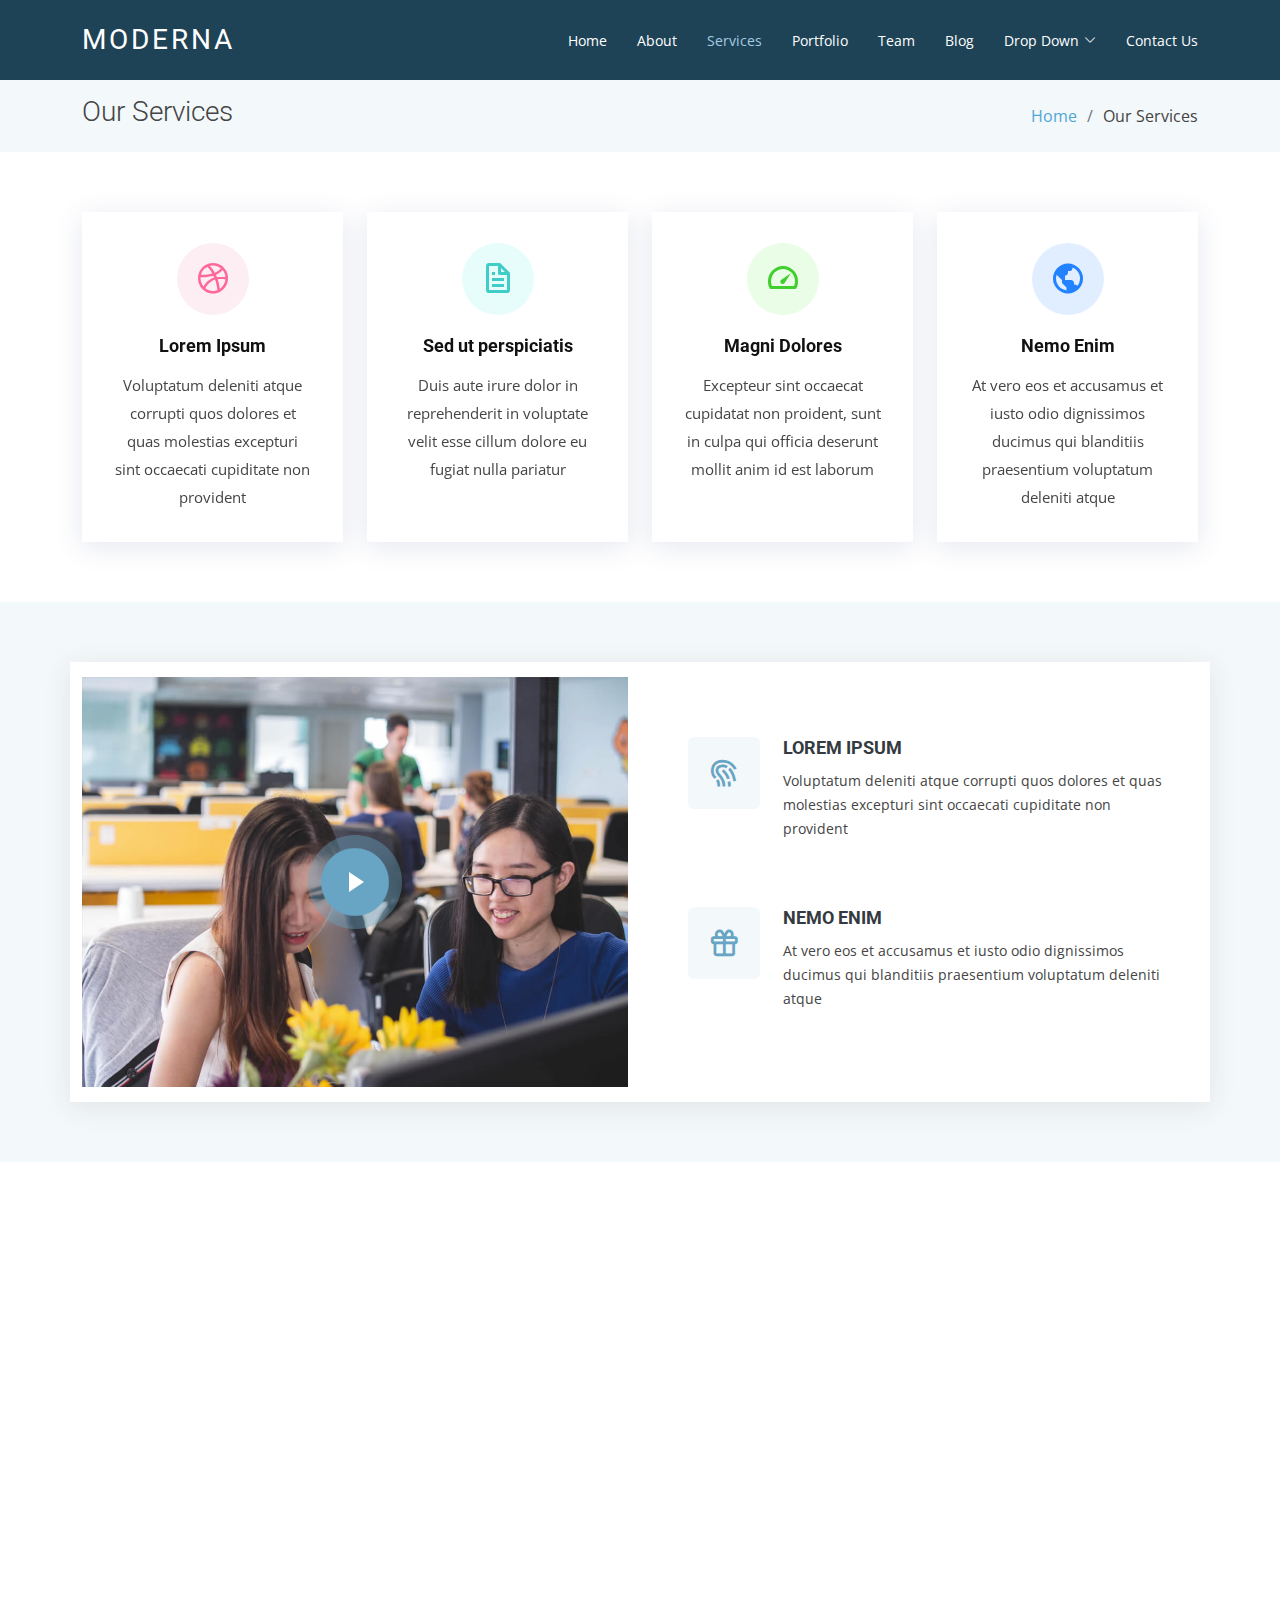
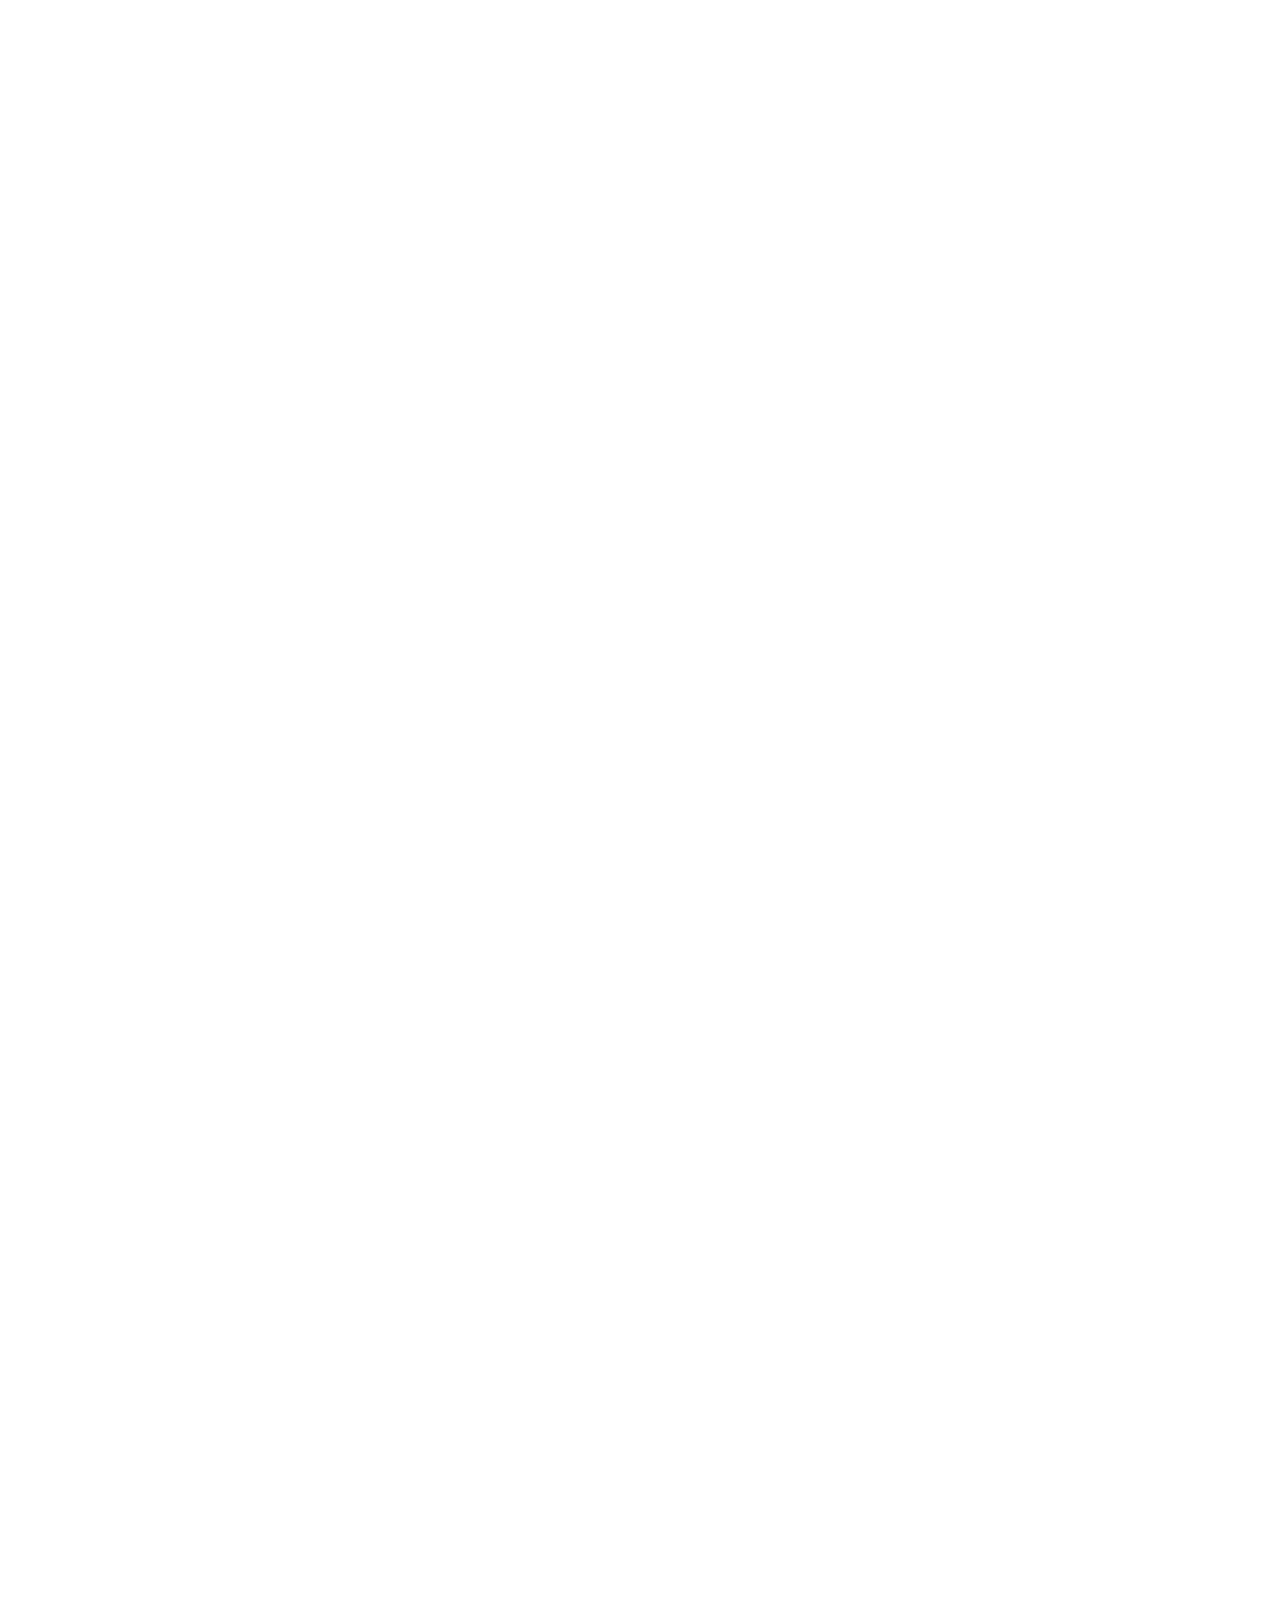
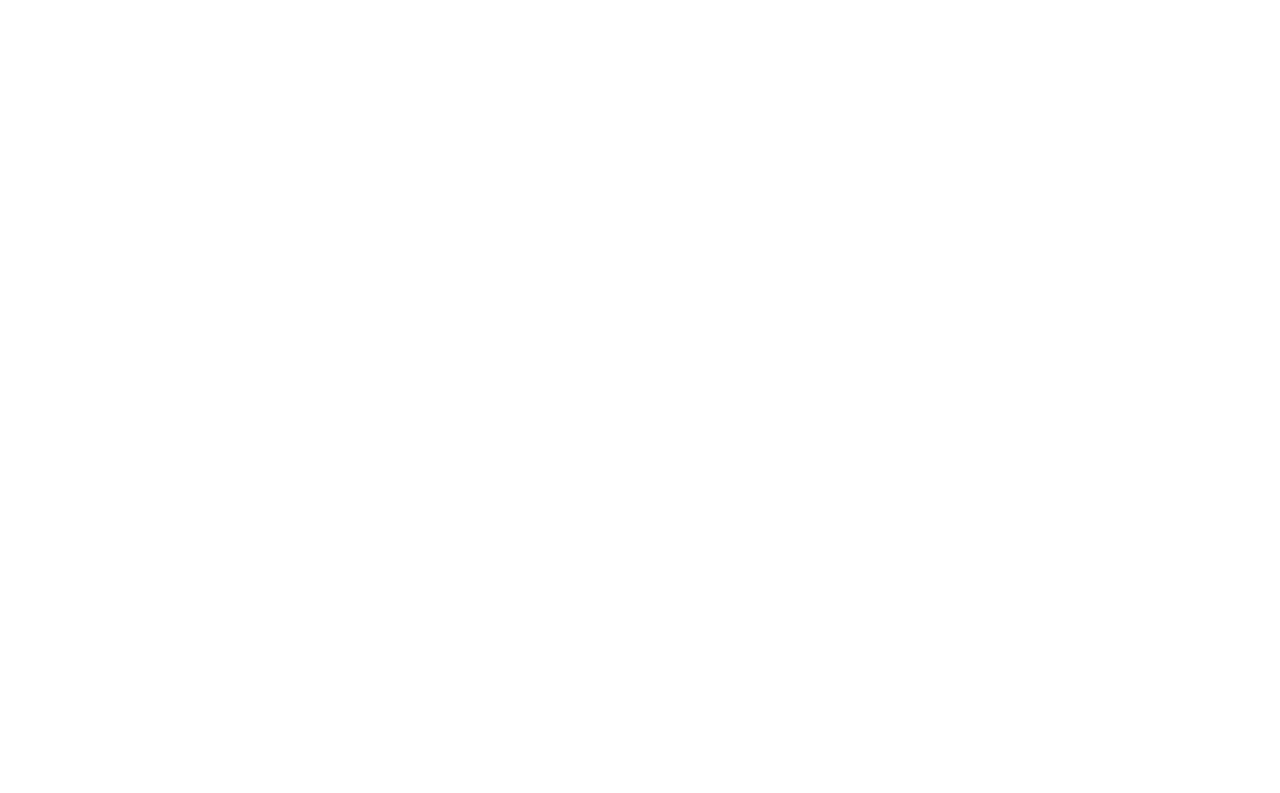
<file: services.html>
<!DOCTYPE html>
<html lang="en">

<head>
  <meta charset="utf-8">
  <meta content="width=device-width, initial-scale=1.0" name="viewport">

  <title>Services - Moderna Bootstrap Template</title>
  <meta content="" name="description">
  <meta content="" name="keywords">

  <!-- Favicons -->
  <link href="assets/img/favicon.png" rel="icon">
  <link href="assets/img/apple-touch-icon.png" rel="apple-touch-icon">

  <!-- Google Fonts -->
  <link href="https://fonts.googleapis.com/css?family=Open+Sans:300,300i,400,400i,600,600i,700,700i|Roboto:300,300i,400,400i,500,500i,700,700i&display=swap" rel="stylesheet">

  <!-- Vendor CSS Files -->
  <link href="assets/vendor/animate.css/animate.min.css" rel="stylesheet">
  <link href="assets/vendor/aos/aos.css" rel="stylesheet">
  <link href="assets/vendor/bootstrap/css/bootstrap.min.css" rel="stylesheet">
  <link href="assets/vendor/bootstrap-icons/bootstrap-icons.css" rel="stylesheet">
  <link href="assets/vendor/boxicons/css/boxicons.min.css" rel="stylesheet">
  <link href="assets/vendor/glightbox/css/glightbox.min.css" rel="stylesheet">
  <link href="assets/vendor/swiper/swiper-bundle.min.css" rel="stylesheet">

  <!-- Template Main CSS File -->
  <link href="assets/css/style.css" rel="stylesheet">

  <!-- =======================================================
  * Template Name: Moderna - v4.11.0
  * Template URL: https://bootstrapmade.com/free-bootstrap-template-corporate-moderna/
  * Author: BootstrapMade.com
  * License: https://bootstrapmade.com/license/
  ======================================================== -->
</head>

<body>

  <!-- ======= Header ======= -->
  <header id="header" class="fixed-top d-flex align-items-center ">
    <div class="container d-flex justify-content-between align-items-center">

      <div class="logo">
        <h1 class="text-light"><a href="index.html"><span>Moderna</span></a></h1>
        <!-- Uncomment below if you prefer to use an image logo -->
        <!-- <a href="index.html"><img src="assets/img/logo.png" alt="" class="img-fluid"></a>-->
      </div>

      <nav id="navbar" class="navbar">
        <ul>
          <li><a class="" href="index.html">Home</a></li>
          <li><a href="about.html">About</a></li>
          <li><a class="active" href="services.html">Services</a></li>
          <li><a href="portfolio.html">Portfolio</a></li>
          <li><a href="team.html">Team</a></li>
          <li><a href="blog.html">Blog</a></li>
          <li class="dropdown"><a href="#"><span>Drop Down</span> <i class="bi bi-chevron-down"></i></a>
            <ul>
              <li><a href="#">Drop Down 1</a></li>
              <li class="dropdown"><a href="#"><span>Deep Drop Down</span> <i class="bi bi-chevron-right"></i></a>
                <ul>
                  <li><a href="#">Deep Drop Down 1</a></li>
                  <li><a href="#">Deep Drop Down 2</a></li>
                  <li><a href="#">Deep Drop Down 3</a></li>
                  <li><a href="#">Deep Drop Down 4</a></li>
                  <li><a href="#">Deep Drop Down 5</a></li>
                </ul>
              </li>
              <li><a href="#">Drop Down 2</a></li>
              <li><a href="#">Drop Down 3</a></li>
              <li><a href="#">Drop Down 4</a></li>
            </ul>
          </li>
          <li><a href="contact.html">Contact Us</a></li>
        </ul>
        <i class="bi bi-list mobile-nav-toggle"></i>
      </nav><!-- .navbar -->

    </div>
  </header><!-- End Header -->

  <main id="main">

    <!-- ======= Our Services Section ======= -->
    <section class="breadcrumbs">
      <div class="container">

        <div class="d-flex justify-content-between align-items-center">
          <h2>Our Services</h2>
          <ol>
            <li><a href="index.html">Home</a></li>
            <li>Our Services</li>
          </ol>
        </div>

      </div>
    </section><!-- End Our Services Section -->

    <!-- ======= Services Section ======= -->
    <section class="services">
      <div class="container">

        <div class="row">
          <div class="col-md-6 col-lg-3 d-flex align-items-stretch" data-aos="fade-up">
            <div class="icon-box icon-box-pink">
              <div class="icon"><i class="bx bxl-dribbble"></i></div>
              <h4 class="title"><a href="">Lorem Ipsum</a></h4>
              <p class="description">Voluptatum deleniti atque corrupti quos dolores et quas molestias excepturi sint occaecati cupiditate non provident</p>
            </div>
          </div>

          <div class="col-md-6 col-lg-3 d-flex align-items-stretch" data-aos="fade-up" data-aos-delay="100">
            <div class="icon-box icon-box-cyan">
              <div class="icon"><i class="bx bx-file"></i></div>
              <h4 class="title"><a href="">Sed ut perspiciatis</a></h4>
              <p class="description">Duis aute irure dolor in reprehenderit in voluptate velit esse cillum dolore eu fugiat nulla pariatur</p>
            </div>
          </div>

          <div class="col-md-6 col-lg-3 d-flex align-items-stretch" data-aos="fade-up" data-aos-delay="200">
            <div class="icon-box icon-box-green">
              <div class="icon"><i class="bx bx-tachometer"></i></div>
              <h4 class="title"><a href="">Magni Dolores</a></h4>
              <p class="description">Excepteur sint occaecat cupidatat non proident, sunt in culpa qui officia deserunt mollit anim id est laborum</p>
            </div>
          </div>

          <div class="col-md-6 col-lg-3 d-flex align-items-stretch" data-aos="fade-up" data-aos-delay="200">
            <div class="icon-box icon-box-blue">
              <div class="icon"><i class="bx bx-world"></i></div>
              <h4 class="title"><a href="">Nemo Enim</a></h4>
              <p class="description">At vero eos et accusamus et iusto odio dignissimos ducimus qui blanditiis praesentium voluptatum deleniti atque</p>
            </div>
          </div>

        </div>

      </div>
    </section><!-- End Services Section -->

    <!-- ======= Why Us Section ======= -->
    <section class="why-us section-bg" data-aos="fade-up" date-aos-delay="200">
      <div class="container">

        <div class="row">
          <div class="col-lg-6 video-box">
            <img src="assets/img/why-us.jpg" class="img-fluid" alt="">
            <a href="https://www.youtube.com/watch?v=jDDaplaOz7Q" class="venobox play-btn mb-4" data-vbtype="video" data-autoplay="true"></a>
          </div>

          <div class="col-lg-6 d-flex flex-column justify-content-center p-5">

            <div class="icon-box">
              <div class="icon"><i class="bx bx-fingerprint"></i></div>
              <h4 class="title"><a href="">Lorem Ipsum</a></h4>
              <p class="description">Voluptatum deleniti atque corrupti quos dolores et quas molestias excepturi sint occaecati cupiditate non provident</p>
            </div>

            <div class="icon-box">
              <div class="icon"><i class="bx bx-gift"></i></div>
              <h4 class="title"><a href="">Nemo Enim</a></h4>
              <p class="description">At vero eos et accusamus et iusto odio dignissimos ducimus qui blanditiis praesentium voluptatum deleniti atque</p>
            </div>

          </div>
        </div>

      </div>
    </section><!-- End Why Us Section -->

    <!-- ======= Service Details Section ======= -->
    <section class="service-details">
      <div class="container">

        <div class="row">
          <div class="col-md-6 d-flex align-items-stretch" data-aos="fade-up">
            <div class="card">
              <div class="card-img">
                <img src="assets/img/service-details-1.jpg" alt="...">
              </div>
              <div class="card-body">
                <h5 class="card-title"><a href="#">Our Mission</a></h5>
                <p class="card-text">Lorem ipsum dolor sit amet, consectetur elit, sed do eiusmod tempor ut labore et dolore magna aliqua. Ut enim ad minim veniam, quis nostrud exercitation ullamco laboris nisi ut aliquip ex ea commodo consequat</p>
                <div class="read-more"><a href="#"><i class="bi bi-arrow-right"></i> Read More</a></div>
              </div>
            </div>
          </div>
          <div class="col-md-6 d-flex align-items-stretch" data-aos="fade-up">
            <div class="card">
              <div class="card-img">
                <img src="assets/img/service-details-2.jpg" alt="...">
              </div>
              <div class="card-body">
                <h5 class="card-title"><a href="#">Our Plan</a></h5>
                <p class="card-text">Sed ut perspiciatis unde omnis iste natus error sit voluptatem doloremque laudantium, totam rem aperiam, eaque ipsa quae ab illo inventore veritatis et quasi architecto beatae vitae dicta sunt explicabo</p>
                <div class="read-more"><a href="#"><i class="bi bi-arrow-right"></i> Read More</a></div>
              </div>
            </div>

          </div>
          <div class="col-md-6 d-flex align-items-stretch" data-aos="fade-up">
            <div class="card">
              <div class="card-img">
                <img src="assets/img/service-details-3.jpg" alt="...">
              </div>
              <div class="card-body">
                <h5 class="card-title"><a href="#">Our Vision</a></h5>
                <p class="card-text">Nemo enim ipsam voluptatem quia voluptas sit aut odit aut fugit, sed quia magni dolores eos qui ratione voluptatem sequi nesciunt Neque porro quisquam est, qui dolorem ipsum quia dolor sit amet</p>
                <div class="read-more"><a href="#"><i class="bi bi-arrow-right"></i> Read More</a></div>
              </div>
            </div>
          </div>
          <div class="col-md-6 d-flex align-items-stretch" data-aos="fade-up">
            <div class="card">
              <div class="card-img">
                <img src="assets/img/service-details-4.jpg" alt="...">
              </div>
              <div class="card-body">
                <h5 class="card-title"><a href="#">Our Care</a></h5>
                <p class="card-text">Nostrum eum sed et autem dolorum perspiciatis. Magni porro quisquam laudantium voluptatem. In molestiae earum ab sit esse voluptatem. Eos ipsam cumque ipsum officiis qui nihil aut incidunt aut</p>
                <div class="read-more"><a href="#"><i class="bi bi-arrow-right"></i> Read More</a></div>
              </div>
            </div>
          </div>
        </div>

      </div>
    </section><!-- End Service Details Section -->

    <!-- ======= Pricing Section ======= -->
    <section class="pricing section-bg" data-aos="fade-up">
      <div class="container">

        <div class="section-title">
          <h2>Pricing</h2>
          <p>Magnam dolores commodi suscipit. Necessitatibus eius consequatur ex aliquid fuga eum quidem. Sit sint consectetur velit. Quisquam quos quisquam cupiditate. Et nemo qui impedit suscipit alias ea. Quia fugiat sit in iste officiis commodi quidem hic quas.</p>
        </div>

        <div class="row no-gutters">

          <div class="col-lg-4 box">
            <h3>Free</h3>
            <h4>$0<span>per month</span></h4>
            <ul>
              <li><i class="bx bx-check"></i> Quam adipiscing vitae proin</li>
              <li><i class="bx bx-check"></i> Nec feugiat nisl pretium</li>
              <li><i class="bx bx-check"></i> Nulla at volutpat diam uteera</li>
              <li class="na"><i class="bx bx-x"></i> <span>Pharetra massa massa ultricies</span></li>
              <li class="na"><i class="bx bx-x"></i> <span>Massa ultricies mi quis hendrerit</span></li>
            </ul>
            <a href="#" class="get-started-btn">Get Started</a>
          </div>

          <div class="col-lg-4 box featured">
            <h3>Business</h3>
            <h4>$29<span>per month</span></h4>
            <ul>
              <li><i class="bx bx-check"></i> Quam adipiscing vitae proin</li>
              <li><i class="bx bx-check"></i> Nec feugiat nisl pretium</li>
              <li><i class="bx bx-check"></i> Nulla at volutpat diam uteera</li>
              <li><i class="bx bx-check"></i> Pharetra massa massa ultricies</li>
              <li><i class="bx bx-check"></i> Massa ultricies mi quis hendrerit</li>
            </ul>
            <a href="#" class="get-started-btn">Get Started</a>
          </div>

          <div class="col-lg-4 box">
            <h3>Developer</h3>
            <h4>$49<span>per month</span></h4>
            <ul>
              <li><i class="bx bx-check"></i> Quam adipiscing vitae proin</li>
              <li><i class="bx bx-check"></i> Nec feugiat nisl pretium</li>
              <li><i class="bx bx-check"></i> Nulla at volutpat diam uteera</li>
              <li><i class="bx bx-check"></i> Pharetra massa massa ultricies</li>
              <li><i class="bx bx-check"></i> Massa ultricies mi quis hendrerit</li>
            </ul>
            <a href="#" class="get-started-btn">Get Started</a>
          </div>

        </div>

      </div>
    </section><!-- End Pricing Section -->

  </main><!-- End #main -->

  <!-- ======= Footer ======= -->
  <footer id="footer" data-aos="fade-up" data-aos-easing="ease-in-out" data-aos-duration="500">

    <div class="footer-newsletter">
      <div class="container">
        <div class="row">
          <div class="col-lg-6">
            <h4>Our Newsletter</h4>
            <p>Tamen quem nulla quae legam multos aute sint culpa legam noster magna</p>
          </div>
          <div class="col-lg-6">
            <form action="" method="post">
              <input type="email" name="email"><input type="submit" value="Subscribe">
            </form>
          </div>
        </div>
      </div>
    </div>

    <div class="footer-top">
      <div class="container">
        <div class="row">

          <div class="col-lg-3 col-md-6 footer-links">
            <h4>Useful Links</h4>
            <ul>
              <li><i class="bx bx-chevron-right"></i> <a href="#">Home</a></li>
              <li><i class="bx bx-chevron-right"></i> <a href="#">About us</a></li>
              <li><i class="bx bx-chevron-right"></i> <a href="#">Services</a></li>
              <li><i class="bx bx-chevron-right"></i> <a href="#">Terms of service</a></li>
              <li><i class="bx bx-chevron-right"></i> <a href="#">Privacy policy</a></li>
            </ul>
          </div>

          <div class="col-lg-3 col-md-6 footer-links">
            <h4>Our Services</h4>
            <ul>
              <li><i class="bx bx-chevron-right"></i> <a href="#">Web Design</a></li>
              <li><i class="bx bx-chevron-right"></i> <a href="#">Web Development</a></li>
              <li><i class="bx bx-chevron-right"></i> <a href="#">Product Management</a></li>
              <li><i class="bx bx-chevron-right"></i> <a href="#">Marketing</a></li>
              <li><i class="bx bx-chevron-right"></i> <a href="#">Graphic Design</a></li>
            </ul>
          </div>

          <div class="col-lg-3 col-md-6 footer-contact">
            <h4>Contact Us</h4>
            <p>
              A108 Adam Street <br>
              New York, NY 535022<br>
              United States <br><br>
              <strong>Phone:</strong> +1 5589 55488 55<br>
              <strong>Email:</strong> info@example.com<br>
            </p>

          </div>

          <div class="col-lg-3 col-md-6 footer-info">
            <h3>About Moderna</h3>
            <p>Cras fermentum odio eu feugiat lide par naso tierra. Justo eget nada terra videa magna derita valies darta donna mare fermentum iaculis eu non diam phasellus.</p>
            <div class="social-links mt-3">
              <a href="#" class="twitter"><i class="bx bxl-twitter"></i></a>
              <a href="#" class="facebook"><i class="bx bxl-facebook"></i></a>
              <a href="#" class="instagram"><i class="bx bxl-instagram"></i></a>
              <a href="#" class="linkedin"><i class="bx bxl-linkedin"></i></a>
            </div>
          </div>

        </div>
      </div>
    </div>

    <div class="container">
      <div class="copyright">
        &copy; Copyright <strong><span>Moderna</span></strong>. All Rights Reserved
      </div>
      <div class="credits">
        <!-- All the links in the footer should remain intact. -->
        <!-- You can delete the links only if you purchased the pro version. -->
        <!-- Licensing information: https://bootstrapmade.com/license/ -->
        <!-- Purchase the pro version with working PHP/AJAX contact form: https://bootstrapmade.com/free-bootstrap-template-corporate-moderna/ -->
        Designed by <a href="https://bootstrapmade.com/">BootstrapMade</a>
      </div>
    </div>
  </footer><!-- End Footer -->

  <a href="#" class="back-to-top d-flex align-items-center justify-content-center"><i class="bi bi-arrow-up-short"></i></a>

  <!-- Vendor JS Files -->
  <script src="assets/vendor/purecounter/purecounter_vanilla.js"></script>
  <script src="assets/vendor/aos/aos.js"></script>
  <script src="assets/vendor/bootstrap/js/bootstrap.bundle.min.js"></script>
  <script src="assets/vendor/glightbox/js/glightbox.min.js"></script>
  <script src="assets/vendor/isotope-layout/isotope.pkgd.min.js"></script>
  <script src="assets/vendor/swiper/swiper-bundle.min.js"></script>
  <script src="assets/vendor/waypoints/noframework.waypoints.js"></script>
  <script src="assets/vendor/php-email-form/validate.js"></script>

  <!-- Template Main JS File -->
  <script src="assets/js/main.js"></script>

</body>

</html>
</file>
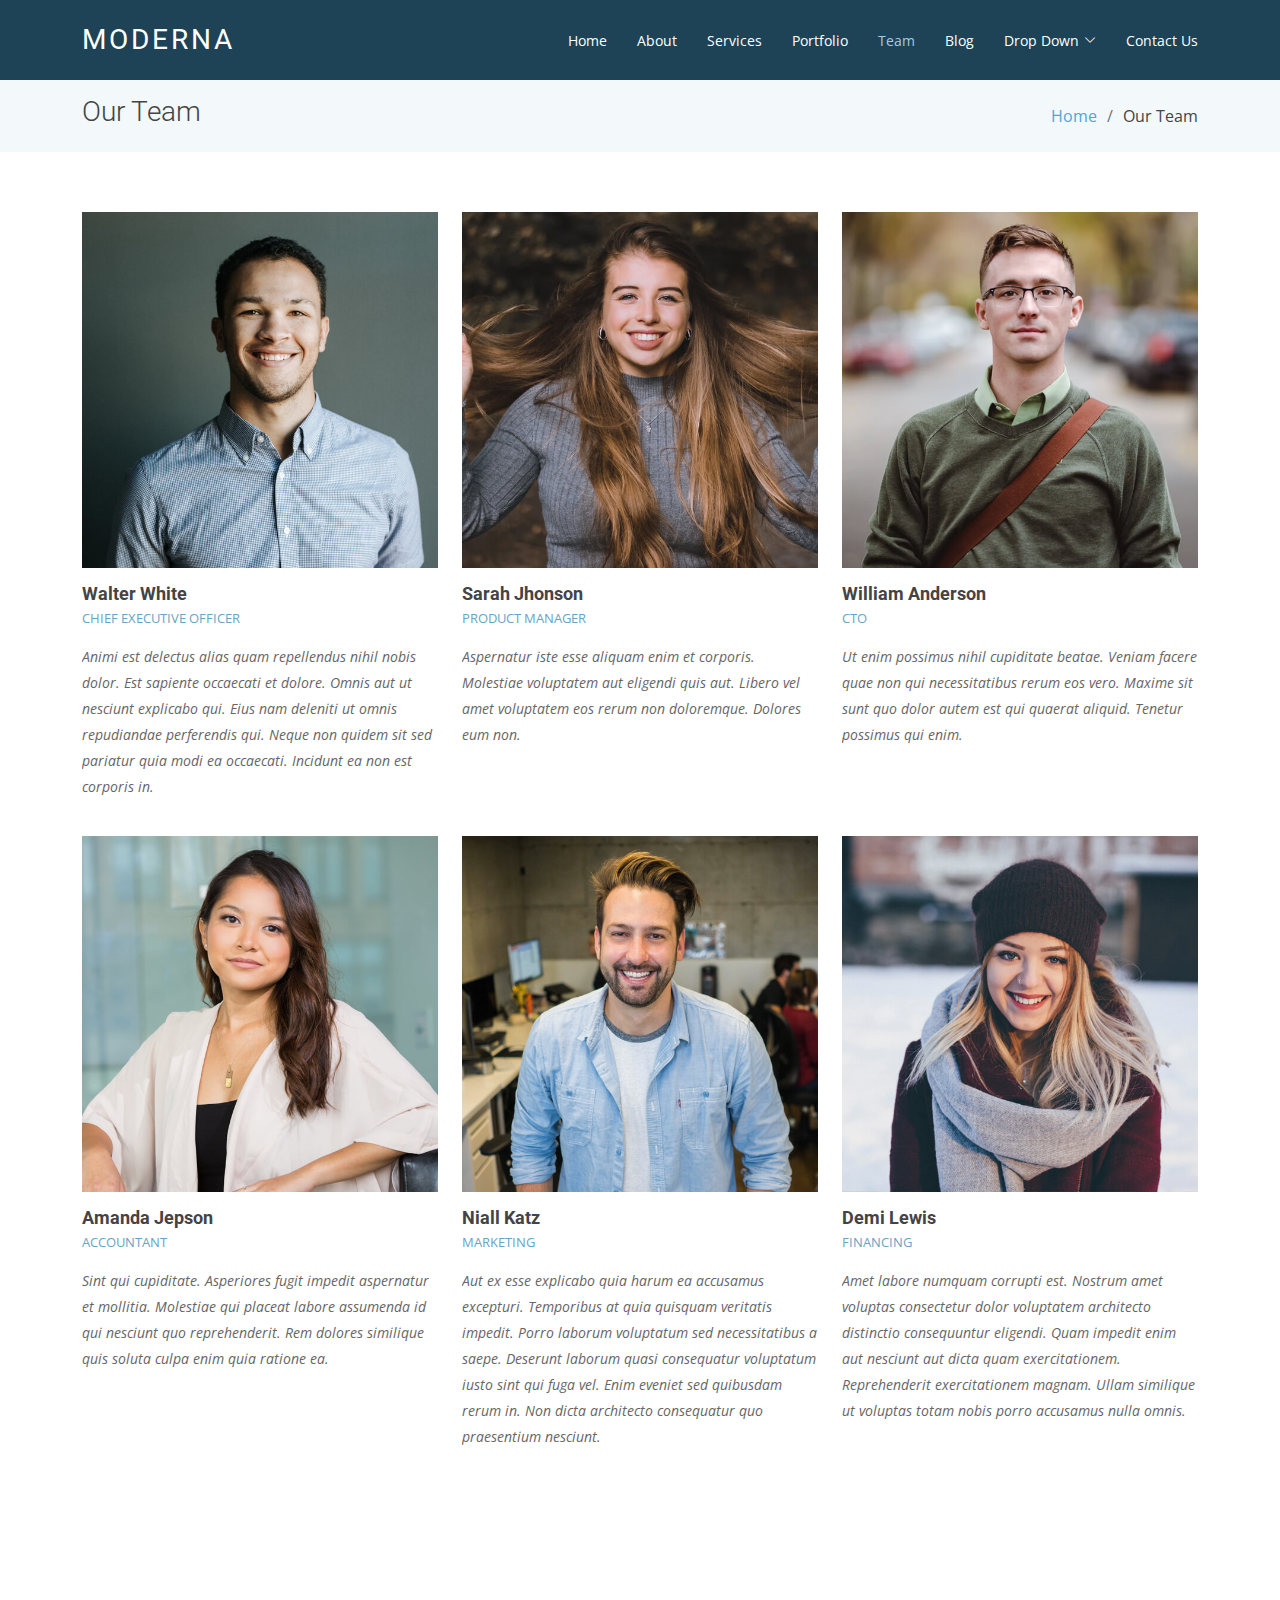
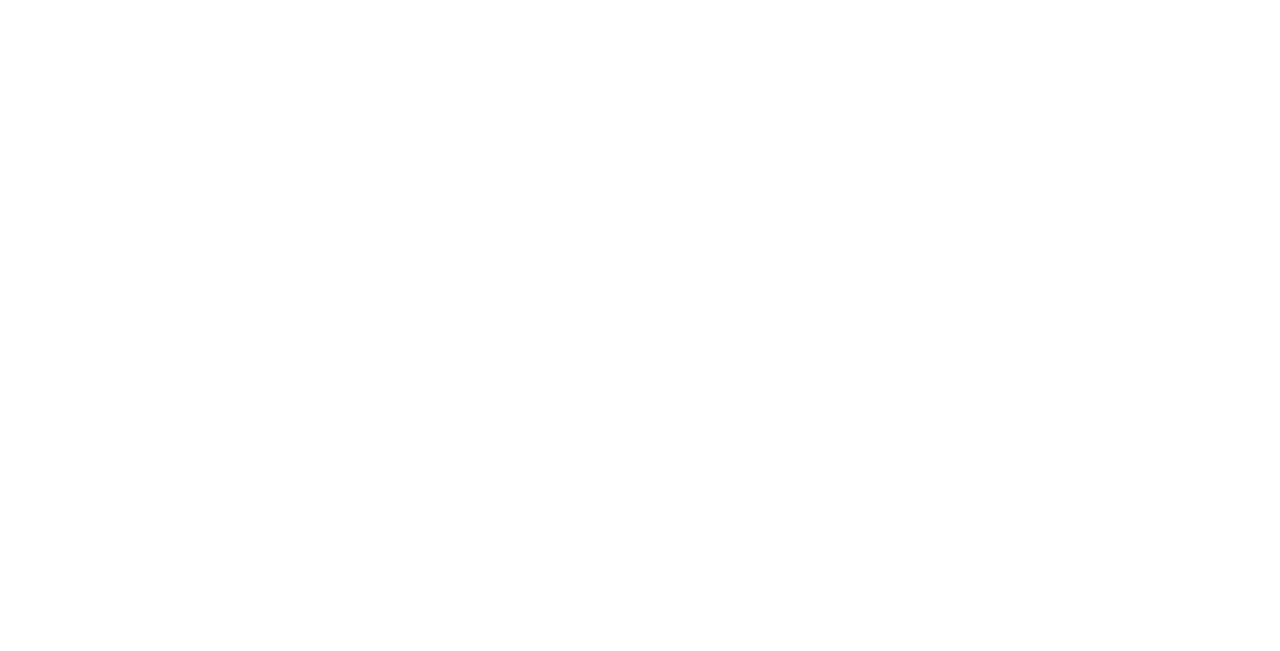
<file: team.html>
<!DOCTYPE html>
<html lang="en">

<head>
  <meta charset="utf-8">
  <meta content="width=device-width, initial-scale=1.0" name="viewport">

  <title>Team - Moderna Bootstrap Template</title>
  <meta content="" name="description">
  <meta content="" name="keywords">

  <!-- Favicons -->
  <link href="assets/img/favicon.png" rel="icon">
  <link href="assets/img/apple-touch-icon.png" rel="apple-touch-icon">

  <!-- Google Fonts -->
  <link href="https://fonts.googleapis.com/css?family=Open+Sans:300,300i,400,400i,600,600i,700,700i|Roboto:300,300i,400,400i,500,500i,700,700i&display=swap" rel="stylesheet">

  <!-- Vendor CSS Files -->
  <link href="assets/vendor/animate.css/animate.min.css" rel="stylesheet">
  <link href="assets/vendor/aos/aos.css" rel="stylesheet">
  <link href="assets/vendor/bootstrap/css/bootstrap.min.css" rel="stylesheet">
  <link href="assets/vendor/bootstrap-icons/bootstrap-icons.css" rel="stylesheet">
  <link href="assets/vendor/boxicons/css/boxicons.min.css" rel="stylesheet">
  <link href="assets/vendor/glightbox/css/glightbox.min.css" rel="stylesheet">
  <link href="assets/vendor/swiper/swiper-bundle.min.css" rel="stylesheet">

  <!-- Template Main CSS File -->
  <link href="assets/css/style.css" rel="stylesheet">

  <!-- =======================================================
  * Template Name: Moderna - v4.11.0
  * Template URL: https://bootstrapmade.com/free-bootstrap-template-corporate-moderna/
  * Author: BootstrapMade.com
  * License: https://bootstrapmade.com/license/
  ======================================================== -->
</head>

<body>

  <!-- ======= Header ======= -->
  <header id="header" class="fixed-top d-flex align-items-center ">
    <div class="container d-flex justify-content-between align-items-center">

      <div class="logo">
        <h1 class="text-light"><a href="index.html"><span>Moderna</span></a></h1>
        <!-- Uncomment below if you prefer to use an image logo -->
        <!-- <a href="index.html"><img src="assets/img/logo.png" alt="" class="img-fluid"></a>-->
      </div>

      <nav id="navbar" class="navbar">
        <ul>
          <li><a class="" href="index.html">Home</a></li>
          <li><a href="about.html">About</a></li>
          <li><a href="services.html">Services</a></li>
          <li><a href="portfolio.html">Portfolio</a></li>
          <li><a class="active" href="team.html">Team</a></li>
          <li><a href="blog.html">Blog</a></li>
          <li class="dropdown"><a href="#"><span>Drop Down</span> <i class="bi bi-chevron-down"></i></a>
            <ul>
              <li><a href="#">Drop Down 1</a></li>
              <li class="dropdown"><a href="#"><span>Deep Drop Down</span> <i class="bi bi-chevron-right"></i></a>
                <ul>
                  <li><a href="#">Deep Drop Down 1</a></li>
                  <li><a href="#">Deep Drop Down 2</a></li>
                  <li><a href="#">Deep Drop Down 3</a></li>
                  <li><a href="#">Deep Drop Down 4</a></li>
                  <li><a href="#">Deep Drop Down 5</a></li>
                </ul>
              </li>
              <li><a href="#">Drop Down 2</a></li>
              <li><a href="#">Drop Down 3</a></li>
              <li><a href="#">Drop Down 4</a></li>
            </ul>
          </li>
          <li><a href="contact.html">Contact Us</a></li>
        </ul>
        <i class="bi bi-list mobile-nav-toggle"></i>
      </nav><!-- .navbar -->

    </div>
  </header><!-- End Header -->

  <main id="main">

    <!-- ======= Our Team Section ======= -->
    <section class="breadcrumbs">
      <div class="container">

        <div class="d-flex justify-content-between align-items-center">
          <h2>Our Team</h2>
          <ol>
            <li><a href="index.html">Home</a></li>
            <li>Our Team</li>
          </ol>
        </div>

      </div>
    </section><!-- End Our Team Section -->

    <!-- ======= Team Section ======= -->
    <section class="team" data-aos="fade-up" data-aos-easing="ease-in-out" data-aos-duration="500">
      <div class="container">

        <div class="row">

          <div class="col-lg-4 col-md-6 d-flex align-items-stretch">
            <div class="member">
              <div class="member-img">
                <img src="assets/img/team/team-1.jpg" class="img-fluid" alt="">
                <div class="social">
                  <a href=""><i class="bi bi-twitter"></i></a>
                  <a href=""><i class="bi bi-facebook"></i></a>
                  <a href=""><i class="bi bi-instagram"></i></a>
                  <a href=""><i class="bi bi-linkedin"></i></a>
                </div>
              </div>
              <div class="member-info">
                <h4>Walter White</h4>
                <span>Chief Executive Officer</span>
                <p>Animi est delectus alias quam repellendus nihil nobis dolor. Est sapiente occaecati et dolore. Omnis aut ut nesciunt explicabo qui. Eius nam deleniti ut omnis repudiandae perferendis qui. Neque non quidem sit sed pariatur quia modi ea occaecati. Incidunt ea non est corporis in.</p>
              </div>
            </div>
          </div>

          <div class="col-lg-4 col-md-6 d-flex align-items-stretch">
            <div class="member">
              <div class="member-img">
                <img src="assets/img/team/team-2.jpg" class="img-fluid" alt="">
                <div class="social">
                  <a href=""><i class="bi bi-twitter"></i></a>
                  <a href=""><i class="bi bi-facebook"></i></a>
                  <a href=""><i class="bi bi-instagram"></i></a>
                  <a href=""><i class="bi bi-linkedin"></i></a>
                </div>
              </div>
              <div class="member-info">
                <h4>Sarah Jhonson</h4>
                <span>Product Manager</span>
                <p>Aspernatur iste esse aliquam enim et corporis. Molestiae voluptatem aut eligendi quis aut. Libero vel amet voluptatem eos rerum non doloremque. Dolores eum non.</p>
              </div>
            </div>
          </div>

          <div class="col-lg-4 col-md-6 d-flex align-items-stretch">
            <div class="member">
              <div class="member-img">
                <img src="assets/img/team/team-3.jpg" class="img-fluid" alt="">
                <div class="social">
                  <a href=""><i class="bi bi-twitter"></i></a>
                  <a href=""><i class="bi bi-facebook"></i></a>
                  <a href=""><i class="bi bi-instagram"></i></a>
                  <a href=""><i class="bi bi-linkedin"></i></a>
                </div>
              </div>
              <div class="member-info">
                <h4>William Anderson</h4>
                <span>CTO</span>
                <p>Ut enim possimus nihil cupiditate beatae. Veniam facere quae non qui necessitatibus rerum eos vero. Maxime sit sunt quo dolor autem est qui quaerat aliquid. Tenetur possimus qui enim.</p>
              </div>
            </div>
          </div>

          <div class="col-lg-4 col-md-6 d-flex align-items-stretch">
            <div class="member">
              <div class="member-img">
                <img src="assets/img/team/team-4.jpg" class="img-fluid" alt="">
                <div class="social">
                  <a href=""><i class="bi bi-twitter"></i></a>
                  <a href=""><i class="bi bi-facebook"></i></a>
                  <a href=""><i class="bi bi-instagram"></i></a>
                  <a href=""><i class="bi bi-linkedin"></i></a>
                </div>
              </div>
              <div class="member-info">
                <h4>Amanda Jepson</h4>
                <span>Accountant</span>
                <p>Sint qui cupiditate. Asperiores fugit impedit aspernatur et mollitia. Molestiae qui placeat labore assumenda id qui nesciunt quo reprehenderit. Rem dolores similique quis soluta culpa enim quia ratione ea.</p>
              </div>
            </div>
          </div>

          <div class="col-lg-4 col-md-6 d-flex align-items-stretch">
            <div class="member">
              <div class="member-img">
                <img src="assets/img/team/team-5.jpg" class="img-fluid" alt="">
                <div class="social">
                  <a href=""><i class="bi bi-twitter"></i></a>
                  <a href=""><i class="bi bi-facebook"></i></a>
                  <a href=""><i class="bi bi-instagram"></i></a>
                  <a href=""><i class="bi bi-linkedin"></i></a>
                </div>
              </div>
              <div class="member-info">
                <h4>Niall Katz</h4>
                <span>Marketing</span>
                <p>Aut ex esse explicabo quia harum ea accusamus excepturi. Temporibus at quia quisquam veritatis impedit. Porro laborum voluptatum sed necessitatibus a saepe. Deserunt laborum quasi consequatur voluptatum iusto sint qui fuga vel. Enim eveniet sed quibusdam rerum in. Non dicta architecto consequatur quo praesentium nesciunt.</p>
              </div>
            </div>
          </div>

          <div class="col-lg-4 col-md-6 d-flex align-items-stretch">
            <div class="member">
              <div class="member-img">
                <img src="assets/img/team/team-6.jpg" class="img-fluid" alt="">
                <div class="social">
                  <a href=""><i class="bi bi-twitter"></i></a>
                  <a href=""><i class="bi bi-facebook"></i></a>
                  <a href=""><i class="bi bi-instagram"></i></a>
                  <a href=""><i class="bi bi-linkedin"></i></a>
                </div>
              </div>
              <div class="member-info">
                <h4>Demi Lewis</h4>
                <span>Financing</span>
                <p>Amet labore numquam corrupti est. Nostrum amet voluptas consectetur dolor voluptatem architecto distinctio consequuntur eligendi. Quam impedit enim aut nesciunt aut dicta quam exercitationem. Reprehenderit exercitationem magnam. Ullam similique ut voluptas totam nobis porro accusamus nulla omnis.</p>
              </div>
            </div>
          </div>

        </div>

      </div>
    </section><!-- End Team Section -->

  </main><!-- End #main -->

  <!-- ======= Footer ======= -->
  <footer id="footer" data-aos="fade-up" data-aos-easing="ease-in-out" data-aos-duration="500">

    <div class="footer-newsletter">
      <div class="container">
        <div class="row">
          <div class="col-lg-6">
            <h4>Our Newsletter</h4>
            <p>Tamen quem nulla quae legam multos aute sint culpa legam noster magna</p>
          </div>
          <div class="col-lg-6">
            <form action="" method="post">
              <input type="email" name="email"><input type="submit" value="Subscribe">
            </form>
          </div>
        </div>
      </div>
    </div>

    <div class="footer-top">
      <div class="container">
        <div class="row">

          <div class="col-lg-3 col-md-6 footer-links">
            <h4>Useful Links</h4>
            <ul>
              <li><i class="bx bx-chevron-right"></i> <a href="#">Home</a></li>
              <li><i class="bx bx-chevron-right"></i> <a href="#">About us</a></li>
              <li><i class="bx bx-chevron-right"></i> <a href="#">Services</a></li>
              <li><i class="bx bx-chevron-right"></i> <a href="#">Terms of service</a></li>
              <li><i class="bx bx-chevron-right"></i> <a href="#">Privacy policy</a></li>
            </ul>
          </div>

          <div class="col-lg-3 col-md-6 footer-links">
            <h4>Our Services</h4>
            <ul>
              <li><i class="bx bx-chevron-right"></i> <a href="#">Web Design</a></li>
              <li><i class="bx bx-chevron-right"></i> <a href="#">Web Development</a></li>
              <li><i class="bx bx-chevron-right"></i> <a href="#">Product Management</a></li>
              <li><i class="bx bx-chevron-right"></i> <a href="#">Marketing</a></li>
              <li><i class="bx bx-chevron-right"></i> <a href="#">Graphic Design</a></li>
            </ul>
          </div>

          <div class="col-lg-3 col-md-6 footer-contact">
            <h4>Contact Us</h4>
            <p>
              A108 Adam Street <br>
              New York, NY 535022<br>
              United States <br><br>
              <strong>Phone:</strong> +1 5589 55488 55<br>
              <strong>Email:</strong> info@example.com<br>
            </p>

          </div>

          <div class="col-lg-3 col-md-6 footer-info">
            <h3>About Moderna</h3>
            <p>Cras fermentum odio eu feugiat lide par naso tierra. Justo eget nada terra videa magna derita valies darta donna mare fermentum iaculis eu non diam phasellus.</p>
            <div class="social-links mt-3">
              <a href="#" class="twitter"><i class="bx bxl-twitter"></i></a>
              <a href="#" class="facebook"><i class="bx bxl-facebook"></i></a>
              <a href="#" class="instagram"><i class="bx bxl-instagram"></i></a>
              <a href="#" class="linkedin"><i class="bx bxl-linkedin"></i></a>
            </div>
          </div>

        </div>
      </div>
    </div>

    <div class="container">
      <div class="copyright">
        &copy; Copyright <strong><span>Moderna</span></strong>. All Rights Reserved
      </div>
      <div class="credits">
        <!-- All the links in the footer should remain intact. -->
        <!-- You can delete the links only if you purchased the pro version. -->
        <!-- Licensing information: https://bootstrapmade.com/license/ -->
        <!-- Purchase the pro version with working PHP/AJAX contact form: https://bootstrapmade.com/free-bootstrap-template-corporate-moderna/ -->
        Designed by <a href="https://bootstrapmade.com/">BootstrapMade</a>
      </div>
    </div>
  </footer><!-- End Footer -->

  <a href="#" class="back-to-top d-flex align-items-center justify-content-center"><i class="bi bi-arrow-up-short"></i></a>

  <!-- Vendor JS Files -->
  <script src="assets/vendor/purecounter/purecounter_vanilla.js"></script>
  <script src="assets/vendor/aos/aos.js"></script>
  <script src="assets/vendor/bootstrap/js/bootstrap.bundle.min.js"></script>
  <script src="assets/vendor/glightbox/js/glightbox.min.js"></script>
  <script src="assets/vendor/isotope-layout/isotope.pkgd.min.js"></script>
  <script src="assets/vendor/swiper/swiper-bundle.min.js"></script>
  <script src="assets/vendor/waypoints/noframework.waypoints.js"></script>
  <script src="assets/vendor/php-email-form/validate.js"></script>

  <!-- Template Main JS File -->
  <script src="assets/js/main.js"></script>

</body>

</html>
</file>
<file: assets/css/style.css>
/**
* Template Name: Moderna - v4.11.0
* Template URL: https://bootstrapmade.com/free-bootstrap-template-corporate-moderna/
* Author: BootstrapMade.com
* License: https://bootstrapmade.com/license/
*/

/*--------------------------------------------------------------
# General
--------------------------------------------------------------*/
body {
  font-family: "Open Sans", sans-serif;
  color: #444;
}

a {
  color: #4fa6d5;
  text-decoration: none;
}

a:hover {
  color: #45beff;
  text-decoration: none;
}

h1,
h2,
h3,
h4,
h5,
h6,
.font-primary {
  font-family: "Roboto", sans-serif;
}

/*--------------------------------------------------------------
# Back to top button
--------------------------------------------------------------*/
.back-to-top {
  position: fixed;
  visibility: hidden;
  opacity: 0;
  right: 15px;
  bottom: 15px;
  z-index: 99999;
  background: #68A4C4;
  width: 40px;
  height: 40px;
  border-radius: 4px;
  transition: all 0.4s;
}

.back-to-top i {
  font-size: 24px;
  color: #fff;
  line-height: 0;
}

.back-to-top:hover {
  background: #85b6cf;
  color: #fff;
}

.back-to-top.active {
  visibility: visible;
  opacity: 1;
}

/*--------------------------------------------------------------
# Header
--------------------------------------------------------------*/
#header {
  height: 80px;
  transition: all 0.5s;
  z-index: 997;
  transition: all 0.5s;
  background: #1e4356;
}

#header.header-transparent {
  background: none;
}

#header.header-scrolled {
  background: rgba(30, 67, 86, 0.8);
  height: 60px;
}

#header .logo h1 {
  font-size: 28px;
  margin: 0;
  padding: 4px 0;
  line-height: 1;
  font-weight: 400;
  letter-spacing: 3px;
  text-transform: uppercase;
}

#header .logo h1 a,
#header .logo h1 a:hover {
  color: #fff;
  text-decoration: none;
}

#header .logo img {
  padding: 0;
  margin: 0;
  max-height: 40px;
}

#main {
  margin-top: 80px;
}

/*--------------------------------------------------------------
# Navigation Menu
--------------------------------------------------------------*/
/**
* Desktop Navigation 
*/
.navbar {
  padding: 0;
}

.navbar ul {
  margin: 0;
  padding: 0;
  display: flex;
  list-style: none;
  align-items: center;
}

.navbar li {
  position: relative;
}

.navbar a,
.navbar a:focus {
  display: flex;
  align-items: center;
  justify-content: space-between;
  padding: 10px 0 10px 30px;
  font-family: "Open Sans", sans-serif;
  font-size: 14px;
  color: #fff;
  white-space: nowrap;
  transition: 0.3s;
}

.navbar a i,
.navbar a:focus i {
  font-size: 12px;
  line-height: 0;
  margin-left: 5px;
}

.navbar a:hover,
.navbar .active,
.navbar .active:focus,
.navbar li:hover>a {
  color: #a2cce3;
}

.navbar .dropdown ul {
  display: block;
  position: absolute;
  left: 14px;
  top: calc(100% + 30px);
  margin: 0;
  padding: 10px 0;
  z-index: 99;
  opacity: 0;
  visibility: hidden;
  background: #fff;
  box-shadow: 0px 0px 30px rgba(127, 137, 161, 0.25);
  transition: 0.3s;
}

.navbar .dropdown ul li {
  min-width: 200px;
}

.navbar .dropdown ul a {
  padding: 10px 20px;
  font-size: 14px;
  text-transform: none;
  color: #1c3745;
}

.navbar .dropdown ul a i {
  font-size: 12px;
}

.navbar .dropdown ul a:hover,
.navbar .dropdown ul .active:hover,
.navbar .dropdown ul li:hover>a {
  color: #68A4C4;
}

.navbar .dropdown:hover>ul {
  opacity: 1;
  top: 100%;
  visibility: visible;
}

.navbar .dropdown .dropdown ul {
  top: 0;
  left: calc(100% - 30px);
  visibility: hidden;
}

.navbar .dropdown .dropdown:hover>ul {
  opacity: 1;
  top: 0;
  left: 100%;
  visibility: visible;
}

@media (max-width: 1366px) {
  .navbar .dropdown .dropdown ul {
    left: -90%;
  }

  .navbar .dropdown .dropdown:hover>ul {
    left: -100%;
  }
}

/**
* Mobile Navigation 
*/
.mobile-nav-toggle {
  color: #fff;
  font-size: 28px;
  cursor: pointer;
  display: none;
  line-height: 0;
  transition: 0.5s;
}

@media (max-width: 991px) {
  .mobile-nav-toggle {
    display: block;
  }

  .navbar ul {
    display: none;
  }
}

.navbar-mobile {
  position: fixed;
  overflow: hidden;
  top: 0;
  right: 0;
  left: 0;
  bottom: 0;
  background: rgba(17, 38, 48, 0.9);
  transition: 0.3s;
}

.navbar-mobile .mobile-nav-toggle {
  position: absolute;
  top: 15px;
  right: 15px;
}

.navbar-mobile ul {
  display: block;
  position: absolute;
  top: 55px;
  right: 15px;
  bottom: 15px;
  left: 15px;
  padding: 10px 0;
  background-color: #fff;
  overflow-y: auto;
  transition: 0.3s;
}

.navbar-mobile a,
.navbar-mobile a:focus {
  padding: 10px 20px;
  font-size: 15px;
  color: #1e4356;
}

.navbar-mobile a:hover,
.navbar-mobile .active,
.navbar-mobile li:hover>a {
  color: #68A4C4;
}

.navbar-mobile .getstarted,
.navbar-mobile .getstarted:focus {
  margin: 15px;
}

.navbar-mobile .dropdown ul {
  position: static;
  display: none;
  margin: 10px 20px;
  padding: 10px 0;
  z-index: 99;
  opacity: 1;
  visibility: visible;
  background: #fff;
  box-shadow: 0px 0px 30px rgba(127, 137, 161, 0.25);
}

.navbar-mobile .dropdown ul li {
  min-width: 200px;
}

.navbar-mobile .dropdown ul a {
  padding: 10px 20px;
}

.navbar-mobile .dropdown ul a i {
  font-size: 12px;
}

.navbar-mobile .dropdown ul a:hover,
.navbar-mobile .dropdown ul .active:hover,
.navbar-mobile .dropdown ul li:hover>a {
  color: #68A4C4;
}

.navbar-mobile .dropdown>.dropdown-active {
  display: block;
}

/*--------------------------------------------------------------
# Hero Section
--------------------------------------------------------------*/
#hero {
  width: 100%;
  height: 90vh;
  overflow: hidden;
  position: relative;
}

#hero::after {
  content: "";
  position: absolute;
  left: 50%;
  top: 0;
  width: 130%;
  height: 95%;
  background: linear-gradient(to right, rgba(30, 67, 86, 0.8), rgba(30, 67, 86, 0.6)), url("../img/hero-bg.jpg") center top no-repeat;
  z-index: 0;
  border-radius: 0 0 50% 50%;
  transform: translateX(-50%) rotate(0deg);
}

#hero::before {
  content: "";
  position: absolute;
  left: 50%;
  top: 0;
  width: 130%;
  height: 96%;
  background: #68A4C4;
  opacity: 0.3;
  z-index: 0;
  border-radius: 0 0 50% 50%;
  transform: translateX(-50%) translateY(18px) rotate(2deg);
}

#hero .carousel-container {
  display: flex;
  justify-content: center;
  align-items: center;
  flex-direction: column;
  text-align: center;
  bottom: 0;
  top: 0;
  left: 0;
  right: 0;
}

#hero h2 {
  color: #fff;
  margin-bottom: 30px;
  font-size: 48px;
  font-weight: 700;
}

#hero p {
  width: 80%;
  -webkit-animation-delay: 0.4s;
  animation-delay: 0.4s;
  margin: 0 auto 30px auto;
  color: #fff;
}

#hero .carousel-control-prev,
#hero .carousel-control-next {
  width: 10%;
}

#hero .carousel-control-next-icon,
#hero .carousel-control-prev-icon {
  background: none;
  font-size: 48px;
  line-height: 1;
  width: auto;
  height: auto;
}

#hero .btn-get-started {
  font-family: "Roboto", sans-serif;
  font-weight: 500;
  font-size: 14px;
  letter-spacing: 1px;
  display: inline-block;
  padding: 12px 32px;
  border-radius: 50px;
  transition: 0.5s;
  line-height: 1;
  margin: 10px;
  color: #fff;
  -webkit-animation-delay: 0.8s;
  animation-delay: 0.8s;
  border: 2px solid #68A4C4;
}

#hero .btn-get-started:hover {
  background: #68A4C4;
  color: #fff;
  text-decoration: none;
}

@media (min-width: 1024px) {
  #hero p {
    width: 60%;
  }

  #hero .carousel-control-prev,
  #hero .carousel-control-next {
    width: 5%;
  }
}

@media (max-width: 768px) {
  #hero::after {
    width: 180%;
    height: 95%;
    border-radius: 0 0 50% 50%;
    transform: translateX(-50%) rotate(0deg);
  }

  #hero::before {
    top: 0;
    width: 180%;
    height: 94%;
    border-radius: 0 0 50% 50%;
    transform: translateX(-50%) translateY(20px) rotate(4deg);
  }
}

@media (max-width: 575px) {
  #hero h2 {
    font-size: 30px;
  }

  #hero::after {
    left: 40%;
    top: 0;
    width: 200%;
    height: 95%;
    border-radius: 0 0 50% 50%;
    transform: translateX(-50%) rotate(0deg);
  }

  #hero::before {
    left: 50%;
    top: 0;
    width: 200%;
    height: 94%;
    border-radius: 0 0 50% 50%;
    transform: translateX(-50%) translateY(20px) rotate(4deg);
  }
}

/*--------------------------------------------------------------
# Hero No Slider Section
--------------------------------------------------------------*/
#hero-no-slider {
  width: 100%;
  height: 100vh;
  overflow: hidden;
  position: relative;
  text-align: center;
}

#hero-no-slider::before {
  content: "";
  position: absolute;
  left: 0;
  top: 0;
  right: 0;
  bottom: 0;
  background: linear-gradient(to right, rgba(30, 67, 86, 0.8), rgba(30, 67, 86, 0.6)), url("../img/hero-bg.jpg") center top no-repeat;
}

#hero-no-slider h2 {
  color: #fff;
  margin-bottom: 15px;
  font-size: 48px;
  font-weight: 700;
}

#hero-no-slider p {
  color: #fff;
}

#hero-no-slider .btn-get-started {
  font-family: "Roboto", sans-serif;
  font-weight: 500;
  font-size: 14px;
  letter-spacing: 1px;
  display: inline-block;
  padding: 12px 32px;
  border-radius: 50px;
  transition: 0.5s;
  line-height: 1;
  margin: 10px;
  color: #fff;
  -webkit-animation-delay: 0.8s;
  animation-delay: 0.8s;
  border: 2px solid #68A4C4;
}

#hero-no-slider .btn-get-started:hover {
  background: #68A4C4;
  color: #fff;
  text-decoration: none;
}

@media (max-width: 575px) {
  #hero-no-slider h2 {
    font-size: 30px;
  }
}

/*--------------------------------------------------------------
# Sections General
--------------------------------------------------------------*/
section {
  padding: 60px 0;
}

.section-bg {
  background-color: #f3f8fa;
}

.section-title {
  text-align: center;
  padding-bottom: 30px;
}

.section-title h2 {
  font-size: 28px;
  font-weight: 400;
  margin-bottom: 20px;
  padding-bottom: 20px;
  position: relative;
}

.section-title h2::before {
  content: "";
  position: absolute;
  display: block;
  width: 120px;
  height: 1px;
  background: #ddd;
  bottom: 1px;
  left: calc(50% - 60px);
}

.section-title h2::after {
  content: "";
  position: absolute;
  display: block;
  width: 40px;
  height: 3px;
  background: #68A4C4;
  bottom: 0;
  left: calc(50% - 20px);
}

.section-title p {
  margin-bottom: 0;
}

/*--------------------------------------------------------------
# Breadcrumbs
--------------------------------------------------------------*/
.breadcrumbs {
  padding: 15px 0;
  background-color: #f3f8fa;
  min-height: 40px;
}

.breadcrumbs h2 {
  font-size: 28px;
  font-weight: 300;
}

.breadcrumbs ol {
  display: flex;
  flex-wrap: wrap;
  list-style: none;
  padding: 0;
  margin: 0;
}

.breadcrumbs ol li+li {
  padding-left: 10px;
}

.breadcrumbs ol li+li::before {
  display: inline-block;
  padding-right: 10px;
  color: #6c757d;
  content: "/";
}

@media (max-width: 768px) {
  .breadcrumbs .d-flex {
    display: block !important;
  }

  .breadcrumbs ol {
    display: block;
  }

  .breadcrumbs ol li {
    display: inline-block;
  }
}

/*--------------------------------------------------------------
# Our Services
--------------------------------------------------------------*/
.services {
  padding-bottom: 20px;
}

.services .icon-box {
  padding: 30px;
  position: relative;
  overflow: hidden;
  margin: 0 0 40px 0;
  background: #fff;
  box-shadow: 0 5px 26px 0 rgba(68, 88, 144, 0.14);
  transition: all 0.3s ease-in-out;
  text-align: center;
  border: 1px solid #fff;
}

.services .icon {
  margin: 0 auto 20px auto;
  padding-top: 17px;
  display: inline-block;
  text-align: center;
  border-radius: 50%;
  width: 72px;
  height: 72px;
}

.services .icon i {
  font-size: 36px;
  line-height: 1;
}

.services .title {
  font-weight: 700;
  margin-bottom: 15px;
  font-size: 18px;
}

.services .title a {
  color: #111;
}

.services .description {
  font-size: 15px;
  line-height: 28px;
  margin-bottom: 0;
}

.services .icon-box-pink .icon {
  background: #fceef3;
}

.services .icon-box-pink .icon i {
  color: #ff689b;
}

.services .icon-box-pink:hover {
  border-color: #ff689b;
}

.services .icon-box-cyan .icon {
  background: #e6fdfc;
}

.services .icon-box-cyan .icon i {
  color: #3fcdc7;
}

.services .icon-box-cyan:hover {
  border-color: #3fcdc7;
}

.services .icon-box-green .icon {
  background: #eafde7;
}

.services .icon-box-green .icon i {
  color: #41cf2e;
}

.services .icon-box-green:hover {
  border-color: #41cf2e;
}

.services .icon-box-blue .icon {
  background: #e1eeff;
}

.services .icon-box-blue .icon i {
  color: #2282ff;
}

.services .icon-box-blue:hover {
  border-color: #2282ff;
}

/*--------------------------------------------------------------
# Why Us
--------------------------------------------------------------*/
.why-us .container {
  box-shadow: 0 5px 25px 0 rgba(214, 215, 216, 0.6);
  background: #fff;
}

.why-us .icon-box+.icon-box {
  margin-top: 50px;
}

.why-us .icon-box .icon {
  float: left;
  display: flex;
  align-items: center;
  justify-content: center;
  width: 72px;
  height: 72px;
  background: #f3f8fa;
  border-radius: 6px;
  transition: 0.5s;
}

.why-us .icon-box .icon i {
  color: #68A4C4;
  font-size: 32px;
}

.why-us .icon-box:hover .icon {
  background: #68A4C4;
}

.why-us .icon-box:hover .icon i {
  color: #fff;
}

.why-us .icon-box .title {
  margin-left: 95px;
  font-weight: 700;
  margin-bottom: 10px;
  font-size: 18px;
  text-transform: uppercase;
}

.why-us .icon-box .title a {
  color: #343a40;
  transition: 0.3s;
}

.why-us .icon-box .title a:hover {
  color: #68A4C4;
}

.why-us .icon-box .description {
  margin-left: 95px;
  line-height: 24px;
  font-size: 14px;
}

.why-us .video-box {
  position: relative;
}

.why-us .video-box img {
  padding-top: 15px;
  padding-bottom: 15px;
}

.why-us .play-btn {
  width: 94px;
  height: 94px;
  background: radial-gradient(#68A4C4 50%, rgba(104, 164, 196, 0.4) 52%);
  border-radius: 50%;
  display: block;
  position: absolute;
  left: calc(50% - 47px);
  top: calc(50% - 47px);
  overflow: hidden;
}

.why-us .play-btn::after {
  content: "";
  position: absolute;
  left: 50%;
  top: 50%;
  transform: translateX(-40%) translateY(-50%);
  width: 0;
  height: 0;
  border-top: 10px solid transparent;
  border-bottom: 10px solid transparent;
  border-left: 15px solid #fff;
  z-index: 100;
  transition: all 400ms cubic-bezier(0.55, 0.055, 0.675, 0.19);
}

.why-us .play-btn::before {
  content: "";
  position: absolute;
  width: 120px;
  height: 120px;
  -webkit-animation-delay: 0s;
  animation-delay: 0s;
  -webkit-animation: pulsate-btn 2s;
  animation: pulsate-btn 2s;
  -webkit-animation-direction: forwards;
  animation-direction: forwards;
  -webkit-animation-iteration-count: infinite;
  animation-iteration-count: infinite;
  -webkit-animation-timing-function: steps;
  animation-timing-function: steps;
  opacity: 1;
  border-radius: 50%;
  border: 5px solid rgba(104, 164, 196, 0.7);
  top: -15%;
  left: -15%;
  background: rgba(198, 16, 0, 0);
}

.why-us .play-btn:hover::after {
  border-left: 15px solid #68A4C4;
  transform: scale(20);
}

.why-us .play-btn:hover::before {
  content: "";
  position: absolute;
  left: 50%;
  top: 50%;
  transform: translateX(-40%) translateY(-50%);
  width: 0;
  height: 0;
  border: none;
  border-top: 10px solid transparent;
  border-bottom: 10px solid transparent;
  border-left: 15px solid #fff;
  z-index: 200;
  -webkit-animation: none;
  animation: none;
  border-radius: 0;
}

@-webkit-keyframes pulsate-btn {
  0% {
    transform: scale(0.6, 0.6);
    opacity: 1;
  }

  100% {
    transform: scale(1, 1);
    opacity: 0;
  }
}

@keyframes pulsate-btn {
  0% {
    transform: scale(0.6, 0.6);
    opacity: 1;
  }

  100% {
    transform: scale(1, 1);
    opacity: 0;
  }
}

/*--------------------------------------------------------------
# Features
--------------------------------------------------------------*/
.features .row+.row {
  margin-top: 100px;
}

.features h3 {
  font-weight: 400;
  font-size: 24px;
}

.features ul {
  list-style: none;
  padding: 0;
}

.features ul li {
  padding-bottom: 10px;
}

.features ul i {
  font-size: 20px;
  padding-right: 4px;
  color: #68A4C4;
}

.features p:last-child {
  margin-bottom: 0;
}

/*--------------------------------------------------------------
# About
--------------------------------------------------------------*/
.about h3 {
  font-weight: 400;
  font-size: 26px;
}

.about ul {
  list-style: none;
  padding: 0;
}

.about ul li {
  padding-bottom: 10px;
}

.about ul i {
  font-size: 20px;
  padding-right: 4px;
  color: #68A4C4;
}

.about p:last-child {
  margin-bottom: 0;
}

/*--------------------------------------------------------------
# Facts
--------------------------------------------------------------*/
.facts .counters span {
  font-size: 48px;
  display: block;
  color: #68A4C4;
}

.facts .counters p {
  padding: 0;
  margin: 0 0 20px 0;
  font-family: "Roboto", sans-serif;
  font-size: 14px;
}

/*--------------------------------------------------------------
# Our Skills
--------------------------------------------------------------*/
.skills {
  padding: 60px 0;
}

.skills .progress {
  height: 35px;
  margin-bottom: 10px;
}

.skills .progress .skill {
  line-height: 35px;
  padding: 0;
  margin: 0 0 0 20px;
  text-transform: uppercase;
}

.skills .progress .skill .val {
  float: right;
  font-style: normal;
  margin: 0 20px 0 0;
}

.skills .progress-bar {
  width: 1px;
  text-align: left;
  transition: 0.9s;
}

/*--------------------------------------------------------------
# Tetstimonials
--------------------------------------------------------------*/
.testimonials {
  padding: 60px 0;
}

.testimonials .section-header {
  margin-bottom: 40px;
}

.testimonials .testimonials-carousel {
  overflow: hidden;
}

.testimonials .testimonial-item {
  text-align: center;
}

.testimonials .testimonial-item .testimonial-img {
  width: 120px;
  border-radius: 50%;
  border: 4px solid #fff;
  margin: 0 auto;
}

.testimonials .testimonial-item h3 {
  font-size: 20px;
  font-weight: bold;
  margin: 10px 0 5px 0;
  color: #111;
}

.testimonials .testimonial-item h4 {
  font-size: 14px;
  color: #999;
  margin: 0 0 15px 0;
}

.testimonials .testimonial-item .quote-icon-left,
.testimonials .testimonial-item .quote-icon-right {
  color: #fbfcfd;
  font-size: 26px;
}

.testimonials .testimonial-item .quote-icon-left {
  display: inline-block;
  left: -5px;
  position: relative;
}

.testimonials .testimonial-item .quote-icon-right {
  display: inline-block;
  right: -5px;
  position: relative;
  top: 10px;
}

.testimonials .testimonial-item p {
  font-style: italic;
  margin: 0 auto 15px auto;
}

.testimonials .swiper-pagination {
  margin-top: 20px;
  position: relative;
}

.testimonials .swiper-pagination .swiper-pagination-bullet {
  width: 12px;
  height: 12px;
  background-color: #fff;
  opacity: 1;
  border: 1px solid #68A4C4;
}

.testimonials .swiper-pagination .swiper-pagination-bullet-active {
  background-color: #68A4C4;
}

/*--------------------------------------------------------------
# Service Details
--------------------------------------------------------------*/
.service-details {
  padding-bottom: 10px;
}

.service-details .card {
  border: 0;
  padding: 0 30px;
  margin-bottom: 60px;
  position: relative;
}

.service-details .card-img {
  width: calc(100% + 60px);
  margin-left: -30px;
  overflow: hidden;
  z-index: 9;
  border-radius: 0;
}

.service-details .card-img img {
  max-width: 100%;
  transition: all 0.3s ease-in-out;
}

.service-details .card-body {
  z-index: 10;
  background: #fff;
  border-top: 4px solid #fff;
  padding: 30px;
  box-shadow: 0px 2px 15px rgba(0, 0, 0, 0.1);
  margin-top: -60px;
  transition: 0.3s;
}

.service-details .card-title {
  font-weight: 700;
  text-align: center;
  margin-bottom: 20px;
}

.service-details .card-title a {
  color: #1e4356;
  transition: 0.3s;
}

.service-details .card-text {
  color: #5e5e5e;
}

.service-details .read-more a {
  color: #777777;
  text-transform: uppercase;
  font-weight: 600;
  font-size: 12px;
  transition: 0.3s;
}

.service-details .read-more a:hover {
  color: #68A4C4;
}

.service-details .card:hover img {
  transform: scale(1.1);
}

.service-details .card:hover .card-body {
  border-color: #68A4C4;
}

.service-details .card:hover .card-body .card-title a {
  color: #68A4C4;
}

/*--------------------------------------------------------------
# Pricing
--------------------------------------------------------------*/
.pricing .row {
  padding-top: 40px;
}

.pricing .box {
  padding: 40px;
  margin-bottom: 30px;
  box-shadow: 0px 0px 30px rgba(73, 78, 92, 0.15);
  background: #fff;
  text-align: center;
}

.pricing h3 {
  font-weight: 300;
  margin-bottom: 15px;
  font-size: 28px;
}

.pricing h4 {
  font-size: 46px;
  color: #68A4C4;
  font-weight: 400;
  font-family: "Open Sans", sans-serif;
  margin-bottom: 25px;
}

.pricing h4 span {
  color: #bababa;
  font-size: 18px;
  display: block;
}

.pricing ul {
  padding: 0;
  list-style: none;
  color: #999;
  text-align: left;
  line-height: 20px;
}

.pricing ul li {
  padding-bottom: 12px;
}

.pricing ul i {
  color: #68A4C4;
  font-size: 18px;
  padding-right: 4px;
}

.pricing ul .na {
  color: #ccc;
}

.pricing ul .na i {
  color: #ccc;
}

.pricing ul .na span {
  text-decoration: line-through;
}

.pricing .get-started-btn {
  background: #1e4356;
  display: inline-block;
  padding: 6px 30px;
  border-radius: 20px;
  color: #fff;
  transition: none;
  font-size: 14px;
  font-weight: 400;
  font-family: "Roboto", sans-serif;
  transition: 0.3s;
}

.pricing .get-started-btn:hover {
  background: #68A4C4;
}

.pricing .featured {
  z-index: 10;
  margin: -30px -5px 0 -5px;
}

.pricing .featured .get-started-btn {
  background: #68A4C4;
}

.pricing .featured .get-started-btn:hover {
  background: #85b6cf;
}

@media (max-width: 992px) {
  .pricing .box {
    max-width: 60%;
    margin: 0 auto 30px auto;
  }
}

@media (max-width: 767px) {
  .pricing .box {
    max-width: 80%;
    margin: 0 auto 30px auto;
  }
}

@media (max-width: 420px) {
  .pricing .box {
    max-width: 100%;
    margin: 0 auto 30px auto;
  }
}

/*--------------------------------------------------------------
# Portfolio
--------------------------------------------------------------*/
.portfolio {
  padding-bottom: 60px;
}

.portfolio #portfolio-flters {
  padding: 0;
  margin: 0 0 35px 0;
  list-style: none;
  text-align: center;
}

.portfolio #portfolio-flters li {
  cursor: pointer;
  margin: 0 12px 5px 12px;
  display: inline-block;
  padding: 0 4px 6px 4px;
  font-size: 16px;
  font-weight: 500;
  line-height: 20px;
  color: #444;
  transition: all 0.3s ease-in-out;
  border-bottom: 2px solid #fff;
  font-family: "Roboto", sans-serif;
}

.portfolio #portfolio-flters li:hover,
.portfolio #portfolio-flters li.filter-active {
  border-color: #68A4C4;
  color: #68A4C4;
}

.portfolio .portfolio-item {
  background: #1e4356;
  overflow: hidden;
  min-height: 200px;
  position: relative;
  border-radius: 4px;
  margin: 0 0 30px 0;
}

.portfolio .portfolio-item img {
  transition: all 0.3s ease-in-out;
}

.portfolio .portfolio-item .portfolio-info {
  opacity: 0;
  position: absolute;
  transition: all 0.3s linear;
  text-align: center;
  top: 10%;
  left: 0;
  right: 0;
}

.portfolio .portfolio-item .portfolio-info h3 {
  font-size: 22px;
  color: #fff;
  font-weight: bold;
}

.portfolio .portfolio-item .portfolio-info a i {
  color: rgba(255, 255, 255, 0.6);
  font-size: 28px;
  transition: 0.3s;
}

.portfolio .portfolio-item .portfolio-info a i:hover {
  color: white;
}

.portfolio .portfolio-item:hover img {
  opacity: 0.6;
  transform: scale(1.1);
}

.portfolio .portfolio-item:hover .portfolio-info {
  opacity: 1;
  top: calc(50% - 30px);
}

/*--------------------------------------------------------------
# Portfolio Details
--------------------------------------------------------------*/
.portfolio-details {
  padding-top: 40px;
}

.portfolio-details .portfolio-details-slider img {
  width: 100%;
}

.portfolio-details .portfolio-details-slider .swiper-pagination {
  margin-top: 20px;
  position: relative;
}

.portfolio-details .portfolio-details-slider .swiper-pagination .swiper-pagination-bullet {
  width: 12px;
  height: 12px;
  background-color: #fff;
  opacity: 1;
  border: 1px solid #68A4C4;
}

.portfolio-details .portfolio-details-slider .swiper-pagination .swiper-pagination-bullet-active {
  background-color: #68A4C4;
}

.portfolio-details .portfolio-info {
  padding: 30px;
  box-shadow: 0px 0 30px rgba(30, 67, 86, 0.08);
}

.portfolio-details .portfolio-info h3 {
  font-size: 22px;
  font-weight: 700;
  margin-bottom: 20px;
  padding-bottom: 20px;
  border-bottom: 1px solid #eee;
}

.portfolio-details .portfolio-info ul {
  list-style: none;
  padding: 0;
  font-size: 15px;
}

.portfolio-details .portfolio-info ul li+li {
  margin-top: 10px;
}

.portfolio-details .portfolio-description {
  padding-top: 30px;
}

.portfolio-details .portfolio-description h2 {
  font-size: 26px;
  font-weight: 700;
  margin-bottom: 20px;
}

.portfolio-details .portfolio-description p {
  padding: 0;
}

/*--------------------------------------------------------------
# Team
--------------------------------------------------------------*/
.team {
  background: #fff;
  padding-bottom: 30px;
}

.team .member {
  margin-bottom: 20px;
  overflow: hidden;
}

.team .member .member-img {
  position: relative;
  overflow: hidden;
}

.team .member .social {
  position: absolute;
  left: 0;
  bottom: -40px;
  right: 0;
  height: 40px;
  opacity: 0;
  transition: bottom ease-in-out 0.4s;
  text-align: center;
  background: rgba(30, 67, 86, 0.8);
  display: flex;
  align-items: center;
  justify-content: center;
}

.team .member .social a {
  transition: color 0.3s;
  color: #fff;
  margin: 0 12px;
  display: inline-block;
}

.team .member .social a:hover {
  color: #68A4C4;
}

.team .member .social i {
  font-size: 18px;
  margin: 0 2px;
}

.team .member .member-info h4 {
  font-weight: 700;
  margin: 15px 0 5px 0;
  font-size: 18px;
}

.team .member .member-info span {
  display: block;
  font-size: 13px;
  text-transform: uppercase;
  font-weight: 400;
  margin-bottom: 15px;
  color: #68A4C4;
}

.team .member .member-info p {
  font-style: italic;
  font-size: 14px;
  line-height: 26px;
  color: #666;
}

.team .member:hover .social {
  bottom: 0;
  opacity: 1;
  transition: bottom ease-in-out 0.4s;
}

.team .member:hover .social a,
.team .member:hover .social i {
  line-height: 0;
  font-size: 18px;
}

/*--------------------------------------------------------------
# Contact
--------------------------------------------------------------*/
.contact {
  padding-bottom: 30px;
}

.contact .info-box {
  color: #444;
  text-align: center;
  box-shadow: 0 0 30px rgba(214, 215, 216, 0.6);
  padding: 20px 0 30px 0;
  margin-bottom: 30px;
}

.contact .info-box i {
  font-size: 32px;
  color: #68A4C4;
  border-radius: 50%;
  padding: 8px;
  border: 2px dotted #a2cce3;
}

.contact .info-box h3 {
  font-size: 20px;
  color: #666;
  font-weight: 700;
  margin: 10px 0;
}

.contact .info-box p {
  padding: 0;
  line-height: 24px;
  font-size: 14px;
  margin-bottom: 0;
}

.contact .php-email-form {
  box-shadow: 0 0 30px rgba(214, 215, 216, 0.6);
  padding: 30px;
  margin-bottom: 30px;
}

.contact .php-email-form .error-message {
  display: none;
  color: #fff;
  background: #ed3c0d;
  text-align: left;
  padding: 15px;
  font-weight: 600;
}

.contact .php-email-form .error-message br+br {
  margin-top: 25px;
}

.contact .php-email-form .sent-message {
  display: none;
  color: #fff;
  background: #18d26e;
  text-align: center;
  padding: 15px;
  font-weight: 600;
}

.contact .php-email-form .loading {
  display: none;
  background: #fff;
  text-align: center;
  padding: 15px;
}

.contact .php-email-form .loading:before {
  content: "";
  display: inline-block;
  border-radius: 50%;
  width: 24px;
  height: 24px;
  margin: 0 10px -6px 0;
  border: 3px solid #18d26e;
  border-top-color: #eee;
  -webkit-animation: animate-loading 1s linear infinite;
  animation: animate-loading 1s linear infinite;
}

.contact .php-email-form input,
.contact .php-email-form textarea {
  border-radius: 0;
  box-shadow: none;
  font-size: 14px;
}

.contact .php-email-form input::focus,
.contact .php-email-form textarea::focus {
  background-color: #68A4C4;
}

.contact .php-email-form input {
  padding: 10px 15px;
}

.contact .php-email-form textarea {
  padding: 12px 15px;
}

.contact .php-email-form button[type=submit] {
  background: #68A4C4;
  border: 0;
  padding: 10px 24px;
  color: #fff;
  transition: 0.4s;
}

.contact .php-email-form button[type=submit]:hover {
  background: #8dbad2;
}

@-webkit-keyframes animate-loading {
  0% {
    transform: rotate(0deg);
  }

  100% {
    transform: rotate(360deg);
  }
}

@keyframes animate-loading {
  0% {
    transform: rotate(0deg);
  }

  100% {
    transform: rotate(360deg);
  }
}

/*--------------------------------------------------------------
# Map
--------------------------------------------------------------*/
.map {
  padding: 0;
  margin-bottom: -6px;
}

.map iframe {
  width: 100%;
  height: 380px;
}

/*--------------------------------------------------------------
# Blog
--------------------------------------------------------------*/
.blog {
  padding: 40px 0 20px 0;
}

.blog .entry {
  padding: 30px;
  margin-bottom: 60px;
  box-shadow: 0 4px 16px rgba(0, 0, 0, 0.1);
}

.blog .entry .entry-img {
  max-height: 440px;
  margin: -30px -30px 20px -30px;
  overflow: hidden;
}

.blog .entry .entry-title {
  font-size: 28px;
  font-weight: bold;
  padding: 0;
  margin: 0 0 20px 0;
}

.blog .entry .entry-title a {
  color: #1e4356;
  transition: 0.3s;
}

.blog .entry .entry-title a:hover {
  color: #68A4C4;
}

.blog .entry .entry-meta {
  margin-bottom: 15px;
  color: #72afce;
}

.blog .entry .entry-meta ul {
  display: flex;
  flex-wrap: wrap;
  list-style: none;
  align-items: center;
  padding: 0;
  margin: 0;
}

.blog .entry .entry-meta ul li+li {
  padding-left: 20px;
}

.blog .entry .entry-meta i {
  font-size: 16px;
  margin-right: 8px;
  line-height: 0;
}

.blog .entry .entry-meta a {
  color: #777777;
  font-size: 14px;
  display: inline-block;
  line-height: 1;
}

.blog .entry .entry-content p {
  line-height: 24px;
}

.blog .entry .entry-content .read-more {
  -moz-text-align-last: right;
  text-align-last: right;
}

.blog .entry .entry-content .read-more a {
  display: inline-block;
  background: #68A4C4;
  color: #fff;
  padding: 6px 20px;
  transition: 0.3s;
  font-size: 14px;
}

.blog .entry .entry-content .read-more a:hover {
  background: #7aafcb;
}

.blog .entry .entry-content h3 {
  font-size: 22px;
  margin-top: 30px;
  font-weight: bold;
}

.blog .entry .entry-content blockquote {
  overflow: hidden;
  background-color: #fafafa;
  padding: 60px;
  position: relative;
  text-align: center;
  margin: 20px 0;
}

.blog .entry .entry-content blockquote p {
  color: #444;
  line-height: 1.6;
  margin-bottom: 0;
  font-style: italic;
  font-weight: 500;
  font-size: 22px;
}

.blog .entry .entry-content blockquote::after {
  content: "";
  position: absolute;
  left: 0;
  top: 0;
  bottom: 0;
  width: 3px;
  background-color: #1e4356;
  margin-top: 20px;
  margin-bottom: 20px;
}

.blog .entry .entry-footer {
  padding-top: 10px;
  border-top: 1px solid #e6e6e6;
}

.blog .entry .entry-footer i {
  color: #4c99c1;
  display: inline;
}

.blog .entry .entry-footer a {
  color: #255269;
  transition: 0.3s;
}

.blog .entry .entry-footer a:hover {
  color: #68A4C4;
}

.blog .entry .entry-footer .cats {
  list-style: none;
  display: inline;
  padding: 0 20px 0 0;
  font-size: 14px;
}

.blog .entry .entry-footer .cats li {
  display: inline-block;
}

.blog .entry .entry-footer .tags {
  list-style: none;
  display: inline;
  padding: 0;
  font-size: 14px;
}

.blog .entry .entry-footer .tags li {
  display: inline-block;
}

.blog .entry .entry-footer .tags li+li::before {
  padding-right: 6px;
  color: #6c757d;
  content: ",";
}

.blog .entry .entry-footer .share {
  font-size: 16px;
}

.blog .entry .entry-footer .share i {
  padding-left: 5px;
}

.blog .entry-single {
  margin-bottom: 30px;
}

.blog .blog-author {
  padding: 20px;
  margin-bottom: 30px;
  box-shadow: 0 4px 16px rgba(0, 0, 0, 0.1);
}

.blog .blog-author img {
  width: 120px;
  margin-right: 20px;
}

.blog .blog-author h4 {
  font-weight: 600;
  font-size: 22px;
  margin-bottom: 0px;
  padding: 0;
  color: #1e4356;
}

.blog .blog-author .social-links {
  margin: 0 10px 10px 0;
}

.blog .blog-author .social-links a {
  color: rgba(30, 67, 86, 0.5);
  margin-right: 5px;
}

.blog .blog-author p {
  font-style: italic;
  color: #b7b7b7;
}

.blog .blog-comments {
  margin-bottom: 30px;
}

.blog .blog-comments .comments-count {
  font-weight: bold;
}

.blog .blog-comments .comment {
  margin-top: 30px;
  position: relative;
}

.blog .blog-comments .comment .comment-img {
  margin-right: 14px;
}

.blog .blog-comments .comment .comment-img img {
  width: 60px;
}

.blog .blog-comments .comment h5 {
  font-size: 16px;
  margin-bottom: 2px;
}

.blog .blog-comments .comment h5 a {
  font-weight: bold;
  color: #444;
  transition: 0.3s;
}

.blog .blog-comments .comment h5 a:hover {
  color: #68A4C4;
}

.blog .blog-comments .comment h5 .reply {
  padding-left: 10px;
  color: #1e4356;
}

.blog .blog-comments .comment h5 .reply i {
  font-size: 20px;
}

.blog .blog-comments .comment time {
  display: block;
  font-size: 14px;
  color: #2b607c;
  margin-bottom: 5px;
}

.blog .blog-comments .comment.comment-reply {
  padding-left: 40px;
}

.blog .blog-comments .reply-form {
  margin-top: 30px;
  padding: 30px;
  box-shadow: 0 4px 16px rgba(0, 0, 0, 0.1);
}

.blog .blog-comments .reply-form h4 {
  font-weight: bold;
  font-size: 22px;
}

.blog .blog-comments .reply-form p {
  font-size: 14px;
}

.blog .blog-comments .reply-form input {
  border-radius: 4px;
  padding: 10px 10px;
  font-size: 14px;
}

.blog .blog-comments .reply-form input:focus {
  box-shadow: none;
  border-color: #b1d0e1;
}

.blog .blog-comments .reply-form textarea {
  border-radius: 4px;
  padding: 10px 10px;
  font-size: 14px;
}

.blog .blog-comments .reply-form textarea:focus {
  box-shadow: none;
  border-color: #b1d0e1;
}

.blog .blog-comments .reply-form .form-group {
  margin-bottom: 25px;
}

.blog .blog-comments .reply-form .btn-primary {
  border-radius: 4px;
  padding: 10px 20px;
  border: 0;
  background-color: #1e4356;
}

.blog .blog-comments .reply-form .btn-primary:hover {
  background-color: #255269;
}

.blog .blog-pagination {
  color: #387ea2;
}

.blog .blog-pagination ul {
  display: flex;
  padding: 0;
  margin: 0;
  list-style: none;
}

.blog .blog-pagination li {
  margin: 0 5px;
  transition: 0.3s;
}

.blog .blog-pagination li a {
  color: #1e4356;
  padding: 7px 16px;
  display: flex;
  align-items: center;
  justify-content: center;
}

.blog .blog-pagination li.active,
.blog .blog-pagination li:hover {
  background: #68A4C4;
}

.blog .blog-pagination li.active a,
.blog .blog-pagination li:hover a {
  color: #fff;
}

.blog .sidebar {
  padding: 30px;
  margin: 0 0 60px 20px;
  box-shadow: 0 4px 16px rgba(0, 0, 0, 0.1);
}

.blog .sidebar .sidebar-title {
  font-size: 20px;
  font-weight: 700;
  padding: 0 0 0 0;
  margin: 0 0 15px 0;
  color: #1e4356;
  position: relative;
}

.blog .sidebar .sidebar-item {
  margin-bottom: 30px;
}

.blog .sidebar .search-form form {
  background: #fff;
  border: 1px solid #ddd;
  padding: 3px 10px;
  position: relative;
}

.blog .sidebar .search-form form input[type=text] {
  border: 0;
  padding: 4px;
  border-radius: 4px;
  width: calc(100% - 40px);
}

.blog .sidebar .search-form form button {
  position: absolute;
  top: 0;
  right: 0;
  bottom: 0;
  border: 0;
  background: none;
  font-size: 16px;
  padding: 0 15px;
  margin: -1px;
  background: #68A4C4;
  color: #fff;
  transition: 0.3s;
  border-radius: 0 4px 4px 0;
  line-height: 0;
}

.blog .sidebar .search-form form button i {
  line-height: 0;
}

.blog .sidebar .search-form form button:hover {
  background: #77adca;
}

.blog .sidebar .categories ul {
  list-style: none;
  padding: 0;
}

.blog .sidebar .categories ul li+li {
  padding-top: 10px;
}

.blog .sidebar .categories ul a {
  color: #1e4356;
  transition: 0.3s;
}

.blog .sidebar .categories ul a:hover {
  color: #68A4C4;
}

.blog .sidebar .categories ul a span {
  padding-left: 5px;
  color: #aaaaaa;
  font-size: 14px;
}

.blog .sidebar .recent-posts .post-item+.post-item {
  margin-top: 15px;
}

.blog .sidebar .recent-posts img {
  width: 80px;
  float: left;
}

.blog .sidebar .recent-posts h4 {
  font-size: 15px;
  margin-left: 95px;
  font-weight: bold;
}

.blog .sidebar .recent-posts h4 a {
  color: #1e4356;
  transition: 0.3s;
}

.blog .sidebar .recent-posts h4 a:hover {
  color: #68A4C4;
}

.blog .sidebar .recent-posts time {
  display: block;
  margin-left: 95px;
  font-style: italic;
  font-size: 14px;
  color: #aaaaaa;
}

.blog .sidebar .tags {
  margin-bottom: -10px;
}

.blog .sidebar .tags ul {
  list-style: none;
  padding: 0;
}

.blog .sidebar .tags ul li {
  display: inline-block;
}

.blog .sidebar .tags ul a {
  color: #3f8db5;
  font-size: 14px;
  padding: 6px 14px;
  margin: 0 6px 8px 0;
  border: 1px solid #e4eff5;
  display: inline-block;
  transition: 0.3s;
}

.blog .sidebar .tags ul a:hover {
  color: #fff;
  border: 1px solid #68A4C4;
  background: #68A4C4;
}

.blog .sidebar .tags ul a span {
  padding-left: 5px;
  color: #bedae8;
  font-size: 14px;
}

/*--------------------------------------------------------------
# Footer
--------------------------------------------------------------*/
#footer {
  background: #0b212d;
  padding: 0 0 30px 0;
  color: #fff;
  font-size: 14px;
}

#footer .footer-newsletter {
  padding: 50px 0;
  background: #0d2735;
}

#footer .footer-newsletter h4 {
  font-size: 24px;
  margin: 0 0 20px 0;
  padding: 0;
  line-height: 1;
  font-weight: 600;
  color: #a2cce3;
}

#footer .footer-newsletter form {
  margin-top: 30px;
  background: #fff;
  padding: 6px 10px;
  position: relative;
  border-radius: 50px;
}

#footer .footer-newsletter form input[type=email] {
  border: 0;
  padding: 4px;
  width: calc(100% - 100px);
}

#footer .footer-newsletter form input[type=submit] {
  position: absolute;
  top: 0;
  right: 0;
  bottom: 0;
  border: 0;
  background: none;
  font-size: 16px;
  padding: 0 20px;
  margin: 3px;
  background: #68A4C4;
  color: #fff;
  transition: 0.3s;
  border-radius: 50px;
}

#footer .footer-newsletter form input[type=submit]:hover {
  background: #468db3;
}

#footer .footer-top {
  background: #0d2735;
  border-top: 1px solid #17455e;
  border-bottom: 1px solid #123649;
  padding: 60px 0 30px 0;
}

#footer .footer-top .footer-info {
  margin-bottom: 30px;
}

#footer .footer-top .footer-info h3 {
  font-size: 18px;
  margin: 0 0 20px 0;
  padding: 2px 0 2px 0;
  line-height: 1;
  color: #a2cce3;
  font-weight: 600;
}

#footer .footer-top .footer-info p {
  font-size: 14px;
  line-height: 24px;
  margin-bottom: 0;
  font-family: "Roboto", sans-serif;
  color: #fff;
}

#footer .footer-top .social-links a {
  font-size: 18px;
  display: inline-block;
  background: #1e4356;
  color: #fff;
  line-height: 1;
  padding: 8px 0;
  margin-right: 4px;
  border-radius: 50%;
  text-align: center;
  width: 36px;
  height: 36px;
  transition: 0.3s;
}

#footer .footer-top .social-links a:hover {
  background: #68A4C4;
  color: #fff;
  text-decoration: none;
}

#footer .footer-top h4 {
  font-size: 18px;
  font-weight: 600;
  color: #a2cce3;
  position: relative;
  padding-bottom: 12px;
}

#footer .footer-top .footer-links {
  margin-bottom: 30px;
}

#footer .footer-top .footer-links ul {
  list-style: none;
  padding: 0;
  margin: 0;
}

#footer .footer-top .footer-links ul i {
  padding-right: 2px;
  color: #a2cce3;
  font-size: 18px;
  line-height: 1;
}

#footer .footer-top .footer-links ul li {
  padding: 10px 0;
  display: flex;
  align-items: center;
}

#footer .footer-top .footer-links ul li:first-child {
  padding-top: 0;
}

#footer .footer-top .footer-links ul a {
  color: #fff;
  transition: 0.3s;
  display: inline-block;
  line-height: 1;
}

#footer .footer-top .footer-links ul a:hover {
  color: #a2cce3;
}

#footer .footer-top .footer-contact {
  margin-bottom: 30px;
}

#footer .footer-top .footer-contact p {
  line-height: 26px;
}

#footer .copyright {
  text-align: center;
  padding-top: 30px;
}

#footer .credits {
  padding-top: 10px;
  text-align: center;
  font-size: 13px;
  color: #fff;
}

#footer .credits a {
  color: #a2cce3;
}
</file>
